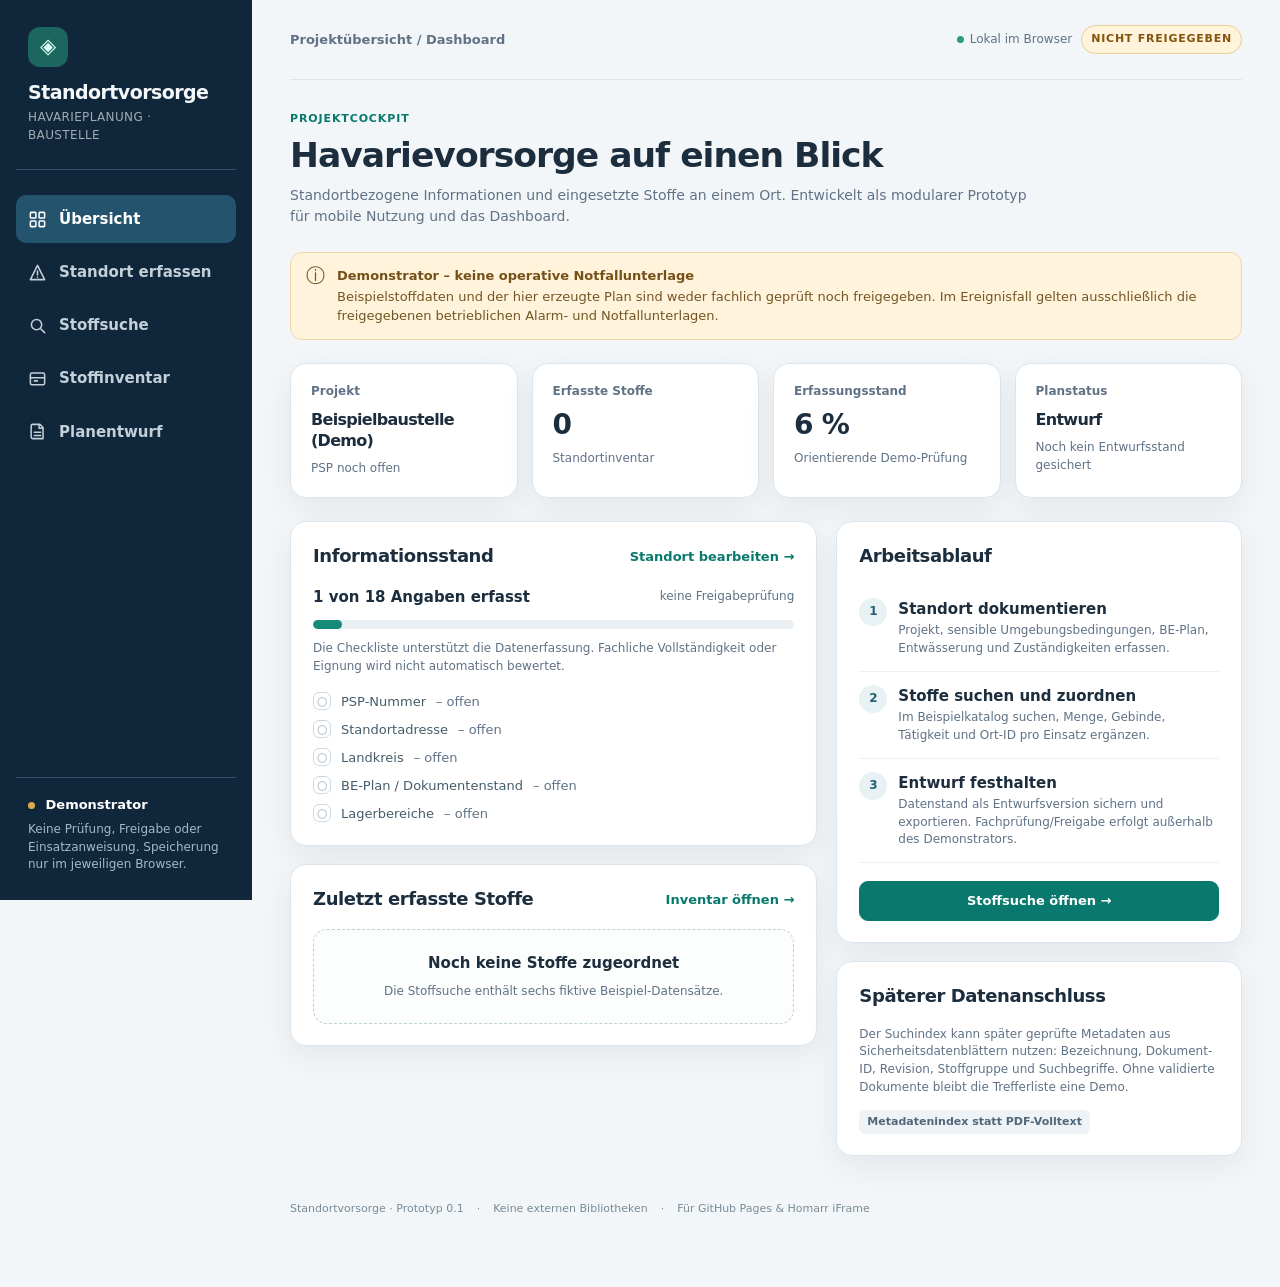
<file: index.html>
<!doctype html>
<html lang="de">
<head>
  <meta charset="utf-8">
  <meta name="viewport" content="width=device-width, initial-scale=1, viewport-fit=cover">
  <meta name="color-scheme" content="light">
  <meta name="theme-color" content="#10273b">
  <meta name="description" content="Demonstrator zur standortbezogenen Havarievorsorge auf Baustellen mit Stoffsuche und Standortdaten.">
  <title>Standortvorsorge – Havariekonzept</title>
  <style>
    :root{--navy:#10273b;--navy2:#173650;--ink:#1c2d3d;--muted:#607286;--teal:#08796c;--teallight:#e3f4ef;--amber:#955d10;--amberlight:#fff3db;--red:#b04b3e;--paper:#f3f6f8;--white:#fff;--stroke:#dce5ec;--shadow:0 10px 30px rgba(30,55,78,.075);--rad:16px;--sidebar:252px}
    *,*:before,*:after{box-sizing:border-box}
    html{scroll-behavior:smooth}
    body{margin:0;background:var(--paper);color:var(--ink);font:15px/1.48 system-ui,-apple-system,BlinkMacSystemFont,"Segoe UI",sans-serif}
    button,input,select,textarea{font:inherit}button{cursor:pointer}button:disabled{opacity:.5;cursor:not-allowed}
    button:focus-visible,input:focus-visible,select:focus-visible,textarea:focus-visible,a:focus-visible{outline:3px solid #29a8a4;outline-offset:2px}
    .app{min-height:100vh;display:grid;grid-template-columns:var(--sidebar) minmax(0,1fr)}
    aside{background:var(--navy);color:#f4f8fb;display:flex;flex-direction:column;padding:26px 16px;min-height:100vh;position:sticky;top:0;height:100vh}
    .brand{padding:1px 12px 24px;border-bottom:1px solid #365168}
    .brand-symbol{display:inline-grid;place-items:center;width:40px;height:40px;border-radius:12px;background:#1c665f;color:#d5fff2;margin-bottom:14px;font-size:21px}
    .brand-title{font-weight:790;letter-spacing:-.55px;font-size:19px;line-height:1.18}.brand-sub{font-size:12px;opacity:.63;margin-top:6px;letter-spacing:.03em}
    .nav{display:grid;gap:5px;margin-top:25px}.nav button{border:0;color:#c3d0da;background:transparent;padding:13px 12px;border-radius:10px;text-align:left;display:flex;align-items:center;gap:12px;font-weight:550}
    .nav button svg{width:19px;height:19px;stroke:currentColor;fill:none;stroke-width:1.9;stroke-linecap:round;stroke-linejoin:round;flex-shrink:0}
    .nav button:hover{background:#1c415c;color:white}.nav button[aria-current=page]{background:#24546d;color:white}
    .sidebar-foot{margin-top:auto;padding:17px 12px 0;border-top:1px solid #365168;font-size:12px;color:#a5b8c7}.sidebar-foot strong{display:block;font-size:13px;color:#fff;margin-bottom:7px}.sidebar-foot .dot{display:inline-block;width:7px;height:7px;background:#e2a94a;border-radius:100%;margin-right:6px}
    main{min-width:0;padding:0 38px 70px;max-width:1500px;width:100%;margin:auto}
    .topbar{min-height:80px;display:flex;align-items:center;justify-content:space-between;gap:14px;border-bottom:1px solid var(--stroke)}
    .breadcrumb{font-size:13px;color:var(--muted);font-weight:570}.top-meta{display:flex;gap:9px;align-items:center;flex-wrap:wrap}
    .tag{font-size:11px;border:1px solid #e6ce95;background:var(--amberlight);color:#83540d;font-weight:800;letter-spacing:.07em;padding:5px 9px;border-radius:100px;white-space:nowrap}
    .storage{color:var(--muted);font-size:12px;display:flex;align-items:center;gap:6px}.storage .indicator{width:7px;height:7px;border-radius:9px;background:#2b9a80}.storage.warning .indicator{background:#c45f3f}
    section.panel{display:none;padding-top:31px}section.panel.active{display:block;animation:enter .2s ease both}@keyframes enter{from{opacity:.65;transform:translateY(4px)}to{opacity:1;transform:translateY(0)}}
    h1{font-size:clamp(24px,2.7vw,35px);letter-spacing:-1px;margin:0 0 9px;line-height:1.19}h2{font-size:18px;letter-spacing:-.4px;margin:0}h3{font-size:15px;letter-spacing:-.2px;margin:0}
    .intro{color:var(--muted);max-width:760px;margin:0 0 25px;font-size:14px}
    .notice{display:flex;gap:12px;align-items:flex-start;border:1px solid #f0d6a4;border-radius:12px;padding:13px 15px;background:var(--amberlight);font-size:13px;color:#735523;margin:0 0 23px}.notice strong{display:block;color:#765019;margin-bottom:2px}.notice .mark{font-size:19px;line-height:1}
    .stats{display:grid;grid-template-columns:repeat(4,minmax(0,1fr));gap:14px;margin:18px 0 23px}
    .stat,.card{background:var(--white);border:1px solid var(--stroke);border-radius:var(--rad);box-shadow:var(--shadow)}
    .stat{padding:19px 20px}.stat .label{font-size:12px;color:var(--muted);font-weight:650}.stat .value{font-weight:790;font-size:28px;letter-spacing:-.7px;margin:4px 0}.stat .sub{color:var(--muted);font-size:12px}.value.small{font-size:16px;margin:10px 0 8px;line-height:1.3;overflow-wrap:anywhere;word-break:break-word}
    .cols{display:grid;grid-template-columns:1.3fr 1fr;gap:19px}.card{padding:21px 22px;margin-bottom:18px}.card-title{display:flex;align-items:center;justify-content:space-between;gap:12px;margin-bottom:16px}
    .muted{color:var(--muted)}.small{font-size:12px}.mini{font-size:11px}.strong{font-weight:700}
    .progress{height:9px;border-radius:20px;background:#e9eff3;overflow:hidden;margin:12px 0 8px}.progress-fill{height:100%;background:#168b79;width:0;transition:width .25s ease;border-radius:20px}
    .checklist{display:grid;gap:9px;margin-top:16px}.checkline{display:flex;align-items:flex-start;gap:10px;color:#455c6b;font-size:13px}.checkline .checkmark{width:18px;height:18px;border-radius:6px;border:1px solid #cbdbe3;display:inline-grid;place-items:center;color:#9aaab5;flex-shrink:0;font-size:12px}.checkline.done .checkmark{color:var(--teal);border-color:#a7d5c9;background:var(--teallight)}
    .workstep{display:grid;grid-template-columns:29px minmax(0,1fr);gap:10px;padding:13px 0;border-bottom:1px solid #edf1f4}.workstep:last-child{border:0}.stepnum{height:28px;width:28px;border-radius:50%;background:#e8f2f4;display:grid;place-items:center;font-size:12px;font-weight:800;color:#236173}.workstep p{margin:2px 0 0;color:var(--muted);font-size:12px}
    .btn{display:inline-flex;justify-content:center;align-items:center;gap:8px;min-height:40px;border-radius:9px;border:1px solid var(--stroke);padding:8px 14px;background:white;color:var(--ink);font-weight:680;font-size:13px;white-space:normal;text-align:center}
    .btn:hover{border-color:#a6bdc8;background:#f6fafb}.btn.primary{background:var(--teal);color:white;border-color:var(--teal)}.btn.primary:hover{background:#06675e}.btn.dark{background:var(--navy);color:white;border-color:var(--navy)}.btn.danger{color:var(--red);border-color:#efd2cb}
    .actions{display:flex;flex-wrap:wrap;align-items:center;gap:9px}.spaced{display:flex;align-items:center;justify-content:space-between;gap:12px;flex-wrap:wrap}.linkbtn{padding:4px 0;border:0;background:none;color:var(--teal);font-weight:700;font-size:13px}
    .section-label{font-size:11px;font-weight:800;letter-spacing:.08em;color:var(--teal);text-transform:uppercase;margin-bottom:8px}
    .formgrid{display:grid;grid-template-columns:repeat(2,minmax(0,1fr));gap:16px;margin:16px 0}.field{display:grid;gap:6px;min-width:0}.field.full{grid-column:1/-1}.field label{font-size:12px;font-weight:740;color:#394e61}.field .hint{color:var(--muted);font-size:11px}
    .field input,.field select,.field textarea,.search input{width:100%;min-width:0;border:1px solid #d4e0e8;background:white;border-radius:9px;color:var(--ink);padding:11px 12px;outline:none;min-height:44px}
    .field textarea{resize:vertical;min-height:83px}.field input:focus,.field select:focus,.field textarea:focus,.search input:focus{border-color:#2a998b;box-shadow:0 0 0 3px #bce9df66}
    .form-section{padding-bottom:2px}.form-section+.form-section{margin-top:5px}.form-section .card{margin-bottom:15px}
    .section-heading{margin-top:25px;margin-bottom:12px;display:flex;align-items:center;justify-content:space-between;gap:12px}.section-heading:first-child{margin-top:0}
    .search-row{display:flex;gap:12px;align-items:stretch;margin:20px 0 12px}.search{position:relative;flex:1}.search input{height:52px;padding:12px 15px 12px 43px;background:white}.search .glass{position:absolute;left:15px;top:50%;transform:translateY(-50%);color:#708998;font-size:22px}
    .chips{display:flex;gap:8px;overflow-x:auto;margin:12px 0 22px;padding-bottom:5px;scrollbar-width:thin}.chip{font-size:12px;border:1px solid var(--stroke);background:white;border-radius:40px;padding:7px 14px;white-space:nowrap;color:#526b7c;font-weight:650}.chip.active{background:var(--navy);color:white;border-color:var(--navy)}
    .results-head{margin:0 0 12px;display:flex;justify-content:space-between;align-items:center;gap:12px;color:var(--muted);font-size:12px}
    .results{display:grid;grid-template-columns:repeat(2,minmax(0,1fr));gap:15px}.result{border:1px solid var(--stroke);background:white;padding:19px;border-radius:14px;display:flex;flex-direction:column;gap:11px;min-width:0}
    .result-top{display:flex;align-items:flex-start;justify-content:space-between;gap:12px}.material-icon{height:38px;width:38px;flex-shrink:0;background:#e7f1f3;color:#295a66;display:grid;place-items:center;border-radius:11px;font-size:18px}
    .result h3{font-size:16px;line-height:1.3}.result .detail{font-size:12px;color:var(--muted)}.pill{display:inline-block;font-size:11px;border-radius:6px;background:#eef3f7;color:#526779;padding:4px 8px;font-weight:650}
    .result .body{display:flex;gap:6px;flex-wrap:wrap}.result-foot{display:flex;justify-content:space-between;align-items:center;gap:10px;border-top:1px solid #eff2f5;padding-top:12px;margin-top:auto}
    .empty{border:1px dashed #bdd0d9;border-radius:14px;background:#fcfefe;text-align:center;padding:38px 24px;color:var(--muted)}.empty .big{font-size:32px;margin-bottom:8px}.empty strong{display:block;color:var(--ink);margin-bottom:5px}
    .inventory{display:grid;gap:11px}.inventory-item{background:white;border:1px solid var(--stroke);border-radius:12px;padding:16px 18px;display:grid;grid-template-columns:1fr auto;gap:14px;align-items:center}
    .inventory-title{font-size:15px;font-weight:770;margin-bottom:7px}.inventory-meta{display:flex;flex-wrap:wrap;gap:6px}.kv{border:1px solid #e1e9ed;border-radius:7px;padding:4px 7px;background:#fafcfd;color:#526a7c;font-size:11px}.inventory-detail{color:var(--muted);font-size:12px;margin-top:8px}
    .paper{background:white;border:1px solid var(--stroke);border-radius:13px;padding:24px;box-shadow:var(--shadow);position:relative;overflow:hidden}.paper:after{content:'NICHT FREIGEGEBEN';position:absolute;right:-56px;top:42px;background:#fff4de;color:#a77720;transform:rotate(35deg);padding:6px 60px;font-size:10px;font-weight:850;letter-spacing:.12em;pointer-events:none}
    .paper-header{padding-bottom:20px;border-bottom:2px solid var(--navy);margin-bottom:19px}.paper-header h2{font-size:24px;margin:5px 0}.paper-grid{display:grid;grid-template-columns:repeat(2,minmax(0,1fr));column-gap:30px;row-gap:10px}.paper-label{font-size:10px;letter-spacing:.03em;color:#6e8593;margin-bottom:3px}.paper-value{font-size:13px;font-weight:620;overflow-wrap:anywhere}.paper-block{border-top:1px solid var(--stroke);margin-top:18px;padding-top:16px}.paper-block h3{margin-bottom:10px}.paper-table{width:100%;border-collapse:collapse;font-size:12px}.paper-table th{text-align:left;color:var(--muted);font-size:11px;border-bottom:1px solid var(--stroke);padding:8px 6px}.paper-table td{padding:9px 6px;border-bottom:1px solid #edf2f5;vertical-align:top;overflow-wrap:anywhere}
    .snapshot-list{display:grid;gap:8px}.snapshot{background:#f6f9fb;border:1px solid #e4eaf0;border-radius:10px;padding:10px 12px;display:flex;align-items:center;justify-content:space-between;gap:12px}.snapshot strong{font-size:12px}.snapshot span{font-size:11px;color:var(--muted)}
    .footer{color:#788b97;font-size:11px;margin-top:27px;display:flex;gap:13px;flex-wrap:wrap}.footer span+span:before{content:'·';margin-right:13px}
    dialog{border:none;border-radius:17px;padding:0;width:min(560px,calc(100vw - 28px));max-height:min(93vh,850px);box-shadow:0 26px 90px #04152266;color:var(--ink)}dialog::backdrop{background:#0b253caa;backdrop-filter:blur(2px)}.dialog-inner{padding:24px}.dialog-header{display:flex;justify-content:space-between;gap:14px;align-items:flex-start}.dialog-header h2{margin:3px 0 6px;font-size:21px}.dialog-header .btn{min-height:34px;padding:5px 10px}.dialog-inner .formgrid{margin-top:20px}.dialog-actions{position:sticky;bottom:-24px;background:white;padding:15px 0 5px;display:flex;gap:10px;justify-content:flex-end;border-top:1px solid var(--stroke);margin-top:20px}
    .toast{position:fixed;z-index:25;left:50%;bottom:27px;transform:translateX(-50%) translateY(15px);opacity:0;pointer-events:none;transition:.2s;background:var(--navy);color:white;border-radius:10px;padding:11px 17px;box-shadow:0 15px 40px #18334955;font-size:13px;max-width:90vw;text-align:center}.toast.visible{transform:translateX(-50%) translateY(0);opacity:1}
    .mobile-head{display:none}.mobile-nav{display:none}.status-inline{font-size:12px;color:#758999}
    @media(max-width:1050px){main{padding:0 22px 60px}.stats{grid-template-columns:repeat(2,minmax(0,1fr))}.cols{grid-template-columns:1fr}.results{grid-template-columns:1fr 1fr}}
    @media(max-width:760px){.app{display:block}aside{display:none}main{padding:0 16px 90px}#plan .cols{grid-template-columns:1fr!important}.mobile-head{display:flex;background:var(--navy);color:#fff;min-height:65px;padding:13px 16px;align-items:center;justify-content:space-between;gap:10px}.mobile-head .brand-title{font-size:16px}.mobile-head .brand-sub{font-size:10px;margin:2px 0 0}.mobile-nav{display:grid;grid-template-columns:repeat(5,1fr);position:fixed;z-index:15;bottom:0;left:0;right:0;background:white;border-top:1px solid var(--stroke);padding:5px 5px max(7px,env(safe-area-inset-bottom));box-shadow:0 -3px 18px #19364b1a}.mobile-nav button{border:0;background:none;color:#667c8d;display:grid;justify-items:center;align-items:center;gap:3px;padding:7px 2px 6px;min-width:0;font-size:10px;font-weight:650}.mobile-nav button .n-ico{font-size:19px;line-height:1.2}.mobile-nav button[aria-current=page]{color:var(--teal)}.topbar{min-height:45px}.top-meta .storage{display:none}.breadcrumb{font-size:11px}section.panel{padding-top:22px}.card{padding:17px}.results{grid-template-columns:1fr}.stats{gap:9px}.stat{padding:14px}.stat .value{font-size:24px}.stat .label{font-size:11px}.search-row{margin-top:14px}.paper{padding:16px}.paper-header h2{font-size:19px}.paper-grid{gap:12px}.paper:after{right:-70px;top:36px}.footer{padding-bottom:8px}.toast{bottom:79px}}
    @media(max-width:430px){.formgrid{grid-template-columns:1fr;gap:12px}.field.full{grid-column:auto}.paper-grid{grid-template-columns:1fr 1fr}.result-foot{flex-wrap:wrap}.inventory-item{grid-template-columns:1fr}.inventory-item .actions{justify-content:flex-start}.card-title{align-items:flex-start}.paper-table{font-size:10px}.paper-table th{font-size:9px}.paper-table td,.paper-table th{padding:7px 3px}h1{font-size:26px}.dialog-inner{padding:18px}dialog{max-height:90dvh}}
    @media print{body{background:white!important}.app{display:block}aside,.mobile-head,.mobile-nav,.topbar,.no-print,.footer,.notice,section.panel:not(#plan),#plan>h1,#plan>.intro,#plan>.actions,#plan>.cols>.card{display:none!important}main{padding:0;max-width:none}section.panel{display:none!important}section.panel#plan{display:block!important;padding:0!important}.paper{border:0;box-shadow:none;padding:0}.paper:after{content:'ENTWURF – NICHT FREIGEGEBEN';font-size:13px}.cols{display:block!important}.paper-block{break-inside:avoid}*{print-color-adjust:exact;-webkit-print-color-adjust:exact}}
  </style>
</head>
<body>
<div class="mobile-head"><div><div class="brand-title">◈ Standortvorsorge</div><div class="brand-sub">Havarieplanung auf Baustellen</div></div><span class="tag">DEMO</span></div>
<div class="app">
  <aside aria-label="Hauptnavigation">
    <div class="brand"><div class="brand-symbol" aria-hidden="true">◈</div><div class="brand-title">Standortvorsorge</div><div class="brand-sub">HAVARIEPLANUNG · BAUSTELLE</div></div>
    <nav class="nav" aria-label="Bereiche">
      <button data-page="overview" aria-current="page"><svg viewBox="0 0 24 24"><rect x="3" y="3" width="7" height="7" rx="1"/><rect x="14" y="3" width="7" height="7" rx="1"/><rect x="3" y="14" width="7" height="7" rx="1"/><rect x="14" y="14" width="7" height="7" rx="1"/></svg>Übersicht</button>
      <button data-page="site"><svg viewBox="0 0 24 24"><path d="m3 21 9-18 9 18H3Z"/><path d="M12 10v5m0 3h.01"/></svg>Standort erfassen</button>
      <button data-page="search"><svg viewBox="0 0 24 24"><circle cx="10.8" cy="10.8" r="6.5"/><path d="m16 16 5 5"/></svg>Stoffsuche</button>
      <button data-page="inventory"><svg viewBox="0 0 24 24"><rect x="3" y="5" width="18" height="15" rx="2"/><path d="M3 11h18m-13 4h4"/></svg>Stoffinventar <span id="navCount" style="margin-left:auto;opacity:.7"></span></button>
      <button data-page="plan"><svg viewBox="0 0 24 24"><path d="M6 3h9l4 4v14H6a2 2 0 0 1-2-2V5a2 2 0 0 1 2-2Zm8 0v5h5M8 13h8M8 17h8"/></svg>Planentwurf</button>
    </nav>
    <div class="sidebar-foot"><strong><span class="dot"></span> Demonstrator</strong>Keine Prüfung, Freigabe oder Einsatzanweisung. Speicherung nur im jeweiligen Browser.</div>
  </aside>
  <main>
    <div class="topbar"><span id="breadcrumb" class="breadcrumb">Projektübersicht / Dashboard</span><div class="top-meta"><span id="storeStatus" class="storage"><span class="indicator"></span><span>Browser-Speicher</span></span><span class="tag">NICHT FREIGEGEBEN</span></div></div>
    <section class="panel active" id="overview" aria-labelledby="overviewTitle">
      <div class="section-label">Projektcockpit</div><h1 id="overviewTitle">Havarievorsorge auf einen Blick</h1><p class="intro">Standortbezogene Informationen und eingesetzte Stoffe an einem Ort. Entwickelt als modularer Prototyp für mobile Nutzung und das Dashboard.</p>
      <div class="notice"><span class="mark" aria-hidden="true">ⓘ</span><div><strong>Demonstrator – keine operative Notfallunterlage</strong>Beispielstoffdaten und der hier erzeugte Plan sind weder fachlich geprüft noch freigegeben. Im Ereignisfall gelten ausschließlich die freigegebenen betrieblichen Alarm- und Notfallunterlagen.</div></div>
      <div class="stats">
        <div class="stat"><div class="label">Projekt</div><div class="value small" id="kpiProject">–</div><div class="sub" id="kpiPSP">PSP noch offen</div></div>
        <div class="stat"><div class="label">Erfasste Stoffe</div><div class="value" id="kpiCount">0</div><div class="sub">Standortinventar</div></div>
        <div class="stat"><div class="label">Erfassungsstand</div><div class="value" id="kpiCoverage">0 %</div><div class="sub">Orientierende Demo-Prüfung</div></div>
        <div class="stat"><div class="label">Planstatus</div><div class="value small">Entwurf</div><div class="sub" id="kpiSnapshot">Nicht freigegeben</div></div>
      </div>
      <div class="cols">
        <div><div class="card"><div class="card-title"><h2>Informationsstand</h2><button class="linkbtn" data-go="site">Standort bearbeiten →</button></div><div class="spaced"><strong id="completeText">0 von 18 Angaben erfasst</strong><span class="muted small">keine Freigabeprüfung</span></div><div class="progress" role="progressbar" aria-label="Erfassungsfortschritt" aria-valuemin="0" aria-valuemax="100" id="progressBar"><div class="progress-fill" id="progressFill"></div></div><p class="small muted" style="margin:11px 0">Die Checkliste unterstützt die Datenerfassung. Fachliche Vollständigkeit oder Eignung wird nicht automatisch bewertet.</p><div class="checklist" id="checklistOverview"></div></div>
        <div class="card"><div class="card-title"><h2>Zuletzt erfasste Stoffe</h2><button class="linkbtn" data-go="inventory">Inventar öffnen →</button></div><div id="recentMaterials" class="checklist"></div></div></div>
        <div><div class="card"><div class="card-title"><h2>Arbeitsablauf</h2></div>
          <div class="workstep"><span class="stepnum">1</span><div><strong>Standort dokumentieren</strong><p>Projekt, sensible Umgebungsbedingungen, BE-Plan, Entwässerung und Zuständigkeiten erfassen.</p></div></div>
          <div class="workstep"><span class="stepnum">2</span><div><strong>Stoffe suchen und zuordnen</strong><p>Im Beispielkatalog suchen, Menge, Gebinde, Tätigkeit und Ort-ID pro Einsatz ergänzen.</p></div></div>
          <div class="workstep"><span class="stepnum">3</span><div><strong>Entwurf festhalten</strong><p>Datenstand als Entwurfsversion sichern und exportieren. Fachprüfung/Freigabe erfolgt außerhalb des Demonstrators.</p></div></div>
          <button class="btn primary" style="width:100%;margin-top:18px" data-go="search">Stoffsuche öffnen →</button>
        </div><div class="card"><div class="card-title"><h2>Späterer Datenanschluss</h2></div><p class="small muted">Der Suchindex kann später geprüfte Metadaten aus Sicherheitsdatenblättern nutzen: Bezeichnung, Dokument-ID, Revision, Stoffgruppe und Suchbegriffe. Ohne validierte Dokumente bleibt die Trefferliste eine Demo.</p><span class="pill">Metadatenindex statt PDF-Volltext</span></div></div>
      </div>
    </section>
    <section class="panel" id="site" aria-labelledby="siteTitle">
      <div class="section-label">01 / Standortdaten</div><h1 id="siteTitle">Baustellenstandort erfassen</h1><p class="intro">Die Angaben werden für den Entwurf verwendet. Bitte zunächst nur fiktive oder zur Erprobung freigegebene Informationen eingeben.</p>
      <div class="form-section">
        <div class="card"><div class="card-title"><h2>Projekt & Zuordnung</h2><span class="pill">Basisdaten</span></div><div class="formgrid">
          <div class="field"><label for="pr-name">Projektbezeichnung</label><input id="pr-name" data-project-field="name" placeholder="z. B. Musterbaustelle Nord" autocomplete="off"></div>
          <div class="field"><label for="pr-psp">PSP-Nummer / Projekt-ID</label><input id="pr-psp" data-project-field="psp" placeholder="Projektkennung" autocomplete="off"></div>
          <div class="field full"><label for="pr-address">Adresse / Standortbeschreibung</label><input id="pr-address" data-project-field="address" placeholder="Straße, PLZ, Ort" autocomplete="off"></div>
          <div class="field"><label for="pr-county">Landkreis / kreisfreie Stadt</label><input id="pr-county" data-project-field="county" placeholder="Landkreis"></div>
          <div class="field"><label for="pr-siteplan">BE-Plan – Referenz & Stand</label><input id="pr-siteplan" data-project-field="sitePlan" placeholder="Dokument-ID / Version"></div>
        </div></div>
        <div class="card"><div class="card-title"><h2>Standort & Umweltbedingungen</h2><span class="pill">Prüfbedarf sichtbar</span></div><div class="formgrid">
          <div class="field"><label for="pr-water">Wasserschutzgebiet</label><select id="pr-water" data-project-field="waterProtection"><option value="ungeprüft">Noch nicht geprüft</option><option value="ja">Ja (nachgewiesen)</option><option value="nein">Nein (nachgewiesen)</option></select></div>
          <div class="field"><label for="pr-flood">Überschwemmungsgebiet</label><select id="pr-flood" data-project-field="floodZone"><option value="ungeprüft">Noch nicht geprüft</option><option value="ja">Ja (nachgewiesen)</option><option value="nein">Nein (nachgewiesen)</option></select></div>
          <div class="field"><label for="pr-groundwater">Grundwasserhaltung</label><select id="pr-groundwater" data-project-field="groundwater"><option value="ungeprüft">Noch nicht geprüft</option><option value="ja">Ja</option><option value="nein">Nein</option></select></div>
          <div class="field"><label for="pr-permit">Erlaubnis / Aktenzeichen (falls relevant)</label><input id="pr-permit" data-project-field="permit" placeholder="Nachweis / Referenz"></div>
          <div class="field"><label for="pr-contam">Altlasten / Verdachtsflächen</label><select id="pr-contam" data-project-field="contamination"><option value="ungeprüft">Noch nicht geprüft</option><option value="ja">Ja (nachgewiesen)</option><option value="nein">Nein (nachgewiesen)</option></select></div>
          <div class="field"><label for="pr-report">Gutachten / Quellenreferenz</label><input id="pr-report" data-project-field="report" placeholder="Dokument-ID / Stand"></div>
        </div></div>
        <div class="card"><div class="card-title"><h2>BE-Plan & technische Organisation</h2><span class="pill">Ort-IDs nutzen</span></div><p class="small muted">Ort-IDs sollen eine eindeutige Verbindung mit dem Baustelleneinrichtungsplan ermöglichen, z. B. L-01 oder T-02. Keine automatische Eignungsbewertung.</p><div class="formgrid">
          <div class="field"><label for="pr-storage">Lagerbereiche</label><input id="pr-storage" data-project-field="storageAreas" placeholder="z. B. L-01, L-02"></div>
          <div class="field"><label for="pr-usage">Einsatzbereiche</label><input id="pr-usage" data-project-field="usageAreas" placeholder="z. B. W-01, W-02"></div>
          <div class="field"><label for="pr-fueling">Betankungsbereiche</label><input id="pr-fueling" data-project-field="fuelingAreas" placeholder="z. B. T-01"></div>
          <div class="field"><label for="pr-transfer">Umfüllbereiche</label><input id="pr-transfer" data-project-field="transferAreas" placeholder="z. B. U-01"></div>
          <div class="field"><label for="pr-drain">Entwässerungspunkte</label><input id="pr-drain" data-project-field="drainage" placeholder="z. B. E-01 / BE-Plan"></div>
          <div class="field"><label for="pr-drain-target">Ableitungsziel</label><input id="pr-drain-target" data-project-field="drainageTarget" placeholder="Nachweis / Beschreibung"></div>
          <div class="field"><label for="pr-retention">Rückhaltung – Referenz</label><input id="pr-retention" data-project-field="retention" placeholder="Standortbezogene Beschreibung"></div>
          <div class="field"><label for="pr-kit">Notfallausrüstung – Referenz</label><input id="pr-kit" data-project-field="equipment" placeholder="Ort-ID / Dokument"></div>
        </div></div>
        <div class="card"><div class="card-title"><h2>Organisation & Dokumentenstand</h2><span class="pill">Kein Freigabeworkflow</span></div><div class="formgrid">
          <div class="field"><label for="pr-owner">Verantwortliche Funktion</label><input id="pr-owner" data-project-field="owner" placeholder="Funktion / Rolle, keine privaten Daten nötig"></div>
          <div class="field"><label for="pr-deputy">Vertretung</label><input id="pr-deputy" data-project-field="deputy" placeholder="Funktion / Rolle"></div>
          <div class="field"><label for="pr-planstate">Planstand / Revision</label><input id="pr-planstate" data-project-field="planState" placeholder="z. B. Entwurf 0.1"></div>
          <div class="field"><label for="pr-approval">Externe Freigabereferenz</label><input id="pr-approval" data-project-field="approvalRef" placeholder="Nur dokumentarisch, keine Freigabe hier"></div>
          <div class="field full"><label for="pr-notes">Standortbezogene Hinweise</label><textarea id="pr-notes" data-project-field="notes" placeholder="Zusätzliche Quellen, Prüfpunkte, offene Fragen …"></textarea></div>
        </div><div class="actions"><button class="btn primary" data-go="search">Weiter zur Stoffsuche →</button><span class="status-inline" id="siteSaveStatus">Eingaben werden lokal gespeichert</span></div></div>
      </div>
    </section>
    <section class="panel" id="search" aria-labelledby="searchTitle">
      <div class="section-label">02 / Stoffdatenbank</div><h1 id="searchTitle">Eingesetzte Stoffe suchen</h1><p class="intro">Suche nach Stoffname, Stoffgruppe, Synonym, Dokument-ID oder Stichwort. Die Treffer stammen zunächst ausschließlich aus nicht validierten Beispieldatensätzen.</p>
      <div class="notice"><span class="mark" aria-hidden="true">ⓘ</span><div><strong>Suchindex mit Demo-Daten</strong>Es erfolgt keine automatische Gefährdungs-, Mengen- oder Maßnahmenbewertung. Eigenschaften sind vor einer betrieblichen Nutzung anhand aktueller freigegebener Unterlagen zu prüfen.</div></div>
      <div class="search-row"><div class="search"><span class="glass" aria-hidden="true">⌕</span><input type="search" id="materialSearch" aria-label="Stoffe durchsuchen" placeholder="z. B. Diesel, Öl, Trennmittel, SDS …" autocomplete="off"></div></div>
      <div class="chips" id="categoryChips" aria-label="Stoffgruppe filtern"></div><div class="results-head"><span id="resultsCount">Beispieldatensätze</span><span id="catalogSource">Lokaler Beispielkatalog</span></div>
      <div class="results" id="searchResults" aria-live="polite"></div>
    </section>
    <section class="panel" id="inventory" aria-labelledby="inventoryTitle">
      <div class="section-label">03 / Stoffeinsatz</div><h1 id="inventoryTitle">Stoffinventar am Standort</h1><p class="intro">Erfasste Stoffeinsätze mit Mengen, Tätigkeiten und Ort-IDs. Für einen Stoff können mehrere getrennte Einsatz- oder Lagerorte angelegt werden.</p>
      <div class="spaced" style="margin-bottom:18px"><span id="inventorySummary" class="muted small">Keine Stoffe erfasst</span><button class="btn primary" data-go="search">+ Stoff hinzufügen</button></div>
      <div class="inventory" id="inventoryList"></div>
      <div class="card" style="margin-top:20px"><h3>Fachliche Prüfung der Daten</h3><p class="small muted" style="margin-bottom:0">Stoffidentität, aktuelles Sicherheitsdatenblatt, WGK, Mengen, Ort und geeignete Maßnahmen müssen vor einer tatsächlichen Nutzung durch zuständige Fachpersonen geprüft und freigegeben werden. Die Erfassung ersetzt kein Gefahrstoffverzeichnis.</p></div>
    </section>
    <section class="panel" id="plan" aria-labelledby="planTitle">
      <div class="section-label">04 / Dokumentenentwurf</div><h1 id="planTitle">Standortbezogener Planentwurf</h1><p class="intro">Zusammengeführte Ansicht aus Standortdaten und Stoffinventar. Gesicherte Entwürfe sind einfache lokale Snapshots, nicht unveränderbare oder revisionssichere Freigaben.</p>
      <div class="actions no-print" style="margin-bottom:20px"><button id="saveSnapshot" class="btn primary">Entwurfsversion festhalten</button><button id="exportJSON" class="btn">JSON sichern ↓</button><button id="printPlan" class="btn">Drucken / PDF</button><label class="btn" for="importFile" style="cursor:pointer">JSON laden ↑</label><input id="importFile" type="file" accept="application/json,.json" hidden><button id="resetDemo" class="btn danger">Demo zurücksetzen</button></div>
      <div class="cols" style="grid-template-columns:minmax(0,1.6fr) minmax(245px,.75fr)"><div><article class="paper" id="planPaper" aria-label="Planentwurf"></article></div><div class="card no-print"><div class="card-title"><h2>Entwurfsstände</h2><button id="showLive" class="linkbtn" hidden>Aktuellen Stand</button></div><p class="small muted" id="snapshotViewing">Aktuelle, nicht freigegebene Arbeitsfassung.</p><div class="snapshot-list" id="snapshotList"></div><hr style="border:0;border-top:1px solid var(--stroke);margin:21px 0"><h3>Wichtig</h3><p class="small muted">Die JSON-Sicherung ist kein Dokumentenmanagementsystem. Für reale Baustellen sind Zugriffsrechte, belastbare Datenquellen, fachliche Freigaben und Versionsführung erforderlich.</p></div></div>
    </section>
    <div class="footer"><span>Standortvorsorge · Prototyp 0.1</span><span>Keine externen Bibliotheken</span><span>Für GitHub Pages & Homarr iFrame</span></div>
  </main>
</div>
<nav class="mobile-nav" aria-label="Mobile Navigation">
  <button data-page="overview" aria-current="page"><span class="n-ico">▦</span>Übersicht</button><button data-page="site"><span class="n-ico">⌖</span>Standort</button><button data-page="search"><span class="n-ico">⌕</span>Suche</button><button data-page="inventory"><span class="n-ico">▤</span>Stoffe</button><button data-page="plan"><span class="n-ico">▧</span>Entwurf</button>
</nav>
<dialog id="materialDialog" aria-labelledby="dialogTitle">
  <form id="materialForm" class="dialog-inner" novalidate>
    <div class="dialog-header"><div><div class="section-label" id="dialogKicker">Stoff übernehmen</div><h2 id="dialogTitle">Stoffeinsatz erfassen</h2><p class="small muted" style="margin:0" id="dialogSource">Beispielkatalog</p></div><button class="btn" type="button" id="closeDialog" aria-label="Dialog schließen">✕</button></div>
    <div class="formgrid"><div class="field"><label for="m-quantity">Menge *</label><input id="m-quantity" name="quantity" type="number" min="0.001" step="any" inputmode="decimal" required placeholder="z. B. 20"></div><div class="field"><label for="m-unit">Einheit *</label><select id="m-unit" name="unit"><option value="L">Liter (L)</option><option value="kg">Kilogramm (kg)</option><option value="Stk">Stück (Stk)</option></select></div>
      <div class="field"><label for="m-container">Gebinde / Behältnis</label><input id="m-container" name="container" placeholder="z. B. Kanister"></div><div class="field"><label for="m-area">Arbeitsbereich / Tätigkeit *</label><input id="m-area" name="area" required placeholder="z. B. Werkstatt"></div>
      <div class="field"><label for="m-location">Ort-ID im BE-Plan *</label><input id="m-location" name="locationId" required placeholder="z. B. L-01"></div><div class="field"><label for="m-purpose">Verwendungszweck</label><input id="m-purpose" name="purpose" placeholder="z. B. Wartung"></div>
      <div class="field full"><label for="m-protection">Rückhaltung / Barriere – Dokumentenreferenz</label><input id="m-protection" name="protectionRef" placeholder="z. B. Referenz auf geprüften Plan"></div>
      <div class="field full"><label for="m-note">Offene Punkte / Notizen</label><textarea id="m-note" name="note" placeholder="Hier keine ungeprüften Einsatzanweisungen hinterlegen."></textarea></div></div>
    <p class="mini muted">* Erforderlich für die Demo-Zuordnung. Kein Nachweis fachlicher Eignung.</p><div class="dialog-actions"><button class="btn" type="button" id="cancelDialog">Abbrechen</button><button class="btn primary" type="submit">Stoffeinsatz speichern</button></div>
  </form>
</dialog>
<div role="status" class="toast" id="toast" aria-live="polite"></div>
<script>
(()=>{
'use strict';
const STORAGE_KEY='standortvorsorge.demo.v1';
const blankProject=()=>({name:'Beispielbaustelle (Demo)',psp:'',address:'',county:'',sitePlan:'',waterProtection:'ungeprüft',floodZone:'ungeprüft',groundwater:'ungeprüft',permit:'',contamination:'ungeprüft',report:'',storageAreas:'',usageAreas:'',fuelingAreas:'',transferAreas:'',drainage:'',drainageTarget:'',retention:'',equipment:'',owner:'',deputy:'',planState:'',approvalRef:'',notes:''});
const exampleCatalog=[
{id:'DEMO-001',name:'Dieselkraftstoff',group:'Kraftstoffe',keywords:['Diesel','Tank','Baumaschine','Kraftstoff'],document:{id:'SDB-DEMO-001',version:'Beispiel / ungeprüft',date:'–'},wgk:'nicht geprüft',reviewed:false},
{id:'DEMO-002',name:'Hydrauliköl HLP 46',group:'Öle & Schmierstoffe',keywords:['Öl','Hydraulik','Schmieröl','Wartung'],document:{id:'SDB-DEMO-002',version:'Beispiel / ungeprüft',date:'–'},wgk:'nicht geprüft',reviewed:false},
{id:'DEMO-003',name:'Betontrennmittel',group:'Bauchemie',keywords:['Schalung','Trennmittel','Beton','Bauhilfsstoff'],document:{id:'SDB-DEMO-003',version:'Beispiel / ungeprüft',date:'–'},wgk:'nicht geprüft',reviewed:false},
{id:'DEMO-004',name:'Wasserbasierter Baustellenreiniger',group:'Reinigung',keywords:['Reiniger','Reinigung','Waschen'],document:{id:'SDB-DEMO-004',version:'Beispiel / ungeprüft',date:'–'},wgk:'nicht geprüft',reviewed:false},
{id:'DEMO-005',name:'Epoxidharz – Komponente A',group:'Bauchemie',keywords:['Beschichtung','Epoxid','Harz','Boden'],document:{id:'SDB-DEMO-005',version:'Beispiel / ungeprüft',date:'–'},wgk:'nicht geprüft',reviewed:false},
{id:'DEMO-006',name:'Motoröl 10W-40',group:'Öle & Schmierstoffe',keywords:['Motoröl','Schmierstoff','Maschine','Wartung'],document:{id:'SDB-DEMO-006',version:'Beispiel / ungeprüft',date:'–'},wgk:'nicht geprüft',reviewed:false}
];
let catalog=exampleCatalog;
let state={schema:1,project:blankProject(),materials:[],snapshots:[]};
let selectedGroup='Alle';let activePage='overview';let activeMaterialId=null;let editingId=null;let selectedSnapshot=null;let storageOK=true;let toastTimer=null;
const $=id=>document.getElementById(id);
const esc=s=>String(s??'').replace(/[&<>"']/g,c=>({'&':'&amp;','<':'&lt;','>':'&gt;','"':'&quot;',"'":'&#39;'}[c]));
const visible=s=>String(s??'').trim()!=='';
const safeValue=s=>visible(s)?esc(s):'<span class="muted">Nicht erfasst</span>';
const normalize=s=>String(s??'').toLocaleLowerCase('de').normalize('NFD').replace(/[\u0300-\u036f]/g,'');
const safeCatalogItem=x=>x&&typeof x.id==='string'&&typeof x.name==='string'&&typeof x.group==='string'&&x.document&&typeof x.document.id==='string';
const dateText=d=>new Date(d).toLocaleString('de-DE',{dateStyle:'short',timeStyle:'short'});
const clone=o=>JSON.parse(JSON.stringify(o));
const uuid=()=>typeof crypto!=='undefined'&&crypto.randomUUID?crypto.randomUUID():`m-${Date.now()}-${Math.random().toString(36).slice(2)}`;
const fields=[
['Projektbezeichnung',s=>visible(s.project.name)],['PSP-Nummer',s=>visible(s.project.psp)],['Standortadresse',s=>visible(s.project.address)],['Landkreis',s=>visible(s.project.county)],['BE-Plan / Dokumentenstand',s=>visible(s.project.sitePlan)],
['Lagerbereiche',s=>visible(s.project.storageAreas)],['Einsatzbereiche',s=>visible(s.project.usageAreas)],['Betankungsbereiche',s=>visible(s.project.fuelingAreas)],['Umfüllbereiche',s=>visible(s.project.transferAreas)],
['Entwässerungspunkte',s=>visible(s.project.drainage)],['Ableitungsziel',s=>visible(s.project.drainageTarget)],['Rückhaltung',s=>visible(s.project.retention)],['Notfallausrüstung',s=>visible(s.project.equipment)],
['Verantwortliche Funktion',s=>visible(s.project.owner)],['Vertretung',s=>visible(s.project.deputy)],['Planstand',s=>visible(s.project.planState)],
['Stoffe mit Mengen',s=>s.materials.length>0&&s.materials.every(m=>Number(m.quantity)>0)],['Arbeitsbereiche und Ort-IDs',s=>s.materials.length>0&&s.materials.every(m=>visible(m.area)&&visible(m.locationId))]
];
function loadState(){try{const stored=localStorage.getItem(STORAGE_KEY);if(stored){const d=JSON.parse(stored);if(d&&d.schema===1&&d.project&&Array.isArray(d.materials)){state={schema:1,project:{...blankProject(),...d.project},materials:d.materials.slice(0,500),snapshots:Array.isArray(d.snapshots)?d.snapshots.slice(0,50):[]};}}}catch(e){storageOK=false}updateStorageStatus()}
function saveState(){try{localStorage.setItem(STORAGE_KEY,JSON.stringify(state));storageOK=true}catch(e){storageOK=false}updateStorageStatus()}
function updateStorageStatus(){const el=$('storeStatus');el.classList.toggle('warning',!storageOK);el.querySelector('span:last-child').textContent=storageOK?'Lokal im Browser':'Nur in dieser Sitzung'}
function toast(message){const el=$('toast');el.textContent=message;el.classList.add('visible');if(toastTimer)clearTimeout(toastTimer);toastTimer=setTimeout(()=>el.classList.remove('visible'),3300)}
function go(page){if(!$(page)||!['overview','site','search','inventory','plan'].includes(page))return;activePage=page;document.querySelectorAll('section.panel').forEach(el=>el.classList.toggle('active',el.id===page));document.querySelectorAll('[data-page]').forEach(el=>{if(el.dataset.page===page)el.setAttribute('aria-current','page');else el.removeAttribute('aria-current')});$('breadcrumb').textContent=({overview:'Projektübersicht / Dashboard',site:'Datenerfassung / Standort',search:'Stoffdaten / Suche',inventory:'Stoffe / Standortinventar',plan:'Dokumentation / Entwurf'})[page];if(page==='overview')renderOverview();if(page==='search')renderSearch();if(page==='inventory')renderInventory();if(page==='plan')renderPlan();window.scrollTo({top:0,behavior:'instant'});}
function fillForm(){document.querySelectorAll('[data-project-field]').forEach(el=>{const val=state.project[el.dataset.projectField];el.value=val??''})}
function stats(){const done=fields.filter(([,fn])=>{try{return fn(state)}catch{return false}}).length;return{done,total:fields.length,percent:Math.round(done/fields.length*100)}}
function renderOverview(){let n=stats();$('kpiProject').textContent=state.project.name||'Ohne Namen';$('kpiPSP').textContent=state.project.psp?`PSP ${state.project.psp}`:'PSP noch offen';$('kpiCount').textContent=state.materials.length;$('navCount').textContent=state.materials.length||'';$('kpiCoverage').textContent=n.percent+' %';$('kpiSnapshot').textContent=state.snapshots.length?`${state.snapshots.length} Entwurfsversion(en) lokal`:'Noch kein Entwurfsstand gesichert';$('completeText').textContent=`${n.done} von ${n.total} Angaben erfasst`;$('progressBar').setAttribute('aria-valuenow',String(n.percent));$('progressFill').style.width=n.percent+'%';
const missing=fields.filter(([,fn])=>!fn(state)).slice(0,5);$('checklistOverview').innerHTML=missing.length?missing.map(([label])=>`<div class="checkline"><span class="checkmark">○</span>${esc(label)} <span class="muted">– offen</span></div>`).join(''):'<div class="checkline done"><span class="checkmark">✓</span>Orientierende Demo-Felder ausgefüllt – fachliche Prüfung weiterhin erforderlich.</div>';
$('recentMaterials').innerHTML=state.materials.length?state.materials.slice(-4).reverse().map(m=>`<div class="checkline done"><span class="checkmark">✓</span><span><strong>${esc(m.name)}</strong> · ${esc(m.quantity)} ${esc(m.unit)}<br><span class="muted small">${esc(m.locationId||'Keine Ort-ID')}</span></span></div>`).join(''):'<div class="empty" style="padding:22px"><strong>Noch keine Stoffe zugeordnet</strong><span class="small">Die Stoffsuche enthält sechs fiktive Beispiel-Datensätze.</span></div>';
}
async function loadCatalog(){try{const response=await fetch('./daten/stoffe.json',{cache:'no-store'});if(!response.ok)throw Error('not found');const parsed=await response.json();if(!Array.isArray(parsed)||!parsed.length||!parsed.every(safeCatalogItem))throw Error('invalid');catalog=parsed;$('catalogSource').textContent='Beispielindex: daten/stoffe.json';}catch{catalog=exampleCatalog;$('catalogSource').textContent='Beispielindex: im HTML eingebettet';}renderSearch()}
function renderChips(){const groups=['Alle',...new Set(catalog.map(x=>x.group))];$('categoryChips').innerHTML=groups.map(g=>`<button class="chip ${selectedGroup===g?'active':''}" data-group="${esc(g)}" aria-pressed="${selectedGroup===g}">${esc(g)}</button>`).join('')}
function renderSearch(){renderChips();const q=normalize($('materialSearch').value.trim());const matches=catalog.filter(x=>(selectedGroup==='Alle'||x.group===selectedGroup)&&normalize([x.name,x.id,x.group,x.document?.id,x.document?.version,...(x.keywords||[])].join(' ')).includes(q));$('resultsCount').textContent=`${matches.length} ${matches.length===1?'Treffer':'Treffer'} · ${catalog.length} Beispiel-Datensätze`;
$('searchResults').innerHTML=matches.length?matches.map(x=>`<article class="result"><div class="result-top"><div><span class="pill">${esc(x.group)}</span><h3 style="margin-top:10px">${esc(x.name)}</h3></div><span class="material-icon" aria-hidden="true">◈</span></div><div class="detail">Referenz ${esc(x.document.id)} · ${esc(x.document.version||'Version unbekannt')}</div><div class="body">${(x.keywords||[]).slice(0,3).map(w=>`<span class="pill">${esc(w)}</span>`).join('')}</div><p class="mini muted" style="margin:1px 0">WGK: ${esc(x.wgk||'nicht geprüft')} · Datenstatus: ${x.reviewed?'laut Index geprüft':'Demo, nicht geprüft'}</p><div class="result-foot"><span class="mini muted">Keine Maßnahmen hinterlegt</span><button class="btn primary" data-add="${esc(x.id)}">+ Zuordnen</button></div></article>`).join(''):'<div class="empty" style="grid-column:1/-1"><div class="big">⌕</div><strong>Keine passenden Stoffe gefunden</strong><p class="small">Versuche einen anderen Namen, eine Stoffgruppe oder eine Dokument-ID.</p></div>';
}
function openMaterial(catalogId,existing){const found=existing||catalog.find(x=>x.id===catalogId);if(!found)return;activeMaterialId=existing?existing.catalogId:found.id;editingId=existing?existing.entryId:null;$('dialogKicker').textContent=editingId?'Eintrag bearbeiten':'Stoff übernehmen';$('dialogTitle').textContent=found.name;$('dialogSource').textContent=existing?`Referenz: ${existing.documentId||'Demo'}`:`Referenz: ${found.document.id} · nicht geprüft`;
const form=$('materialForm');form.reset();for(const key of ['quantity','unit','container','area','locationId','purpose','protectionRef','note']){if(existing&&form.elements[key])form.elements[key].value=existing[key]??''}const dialog=$('materialDialog');if(typeof dialog.showModal==='function')dialog.showModal();else dialog.setAttribute('open','');setTimeout(()=>$('m-quantity').focus(),50)}
function closeMaterial(){const d=$('materialDialog');if(d.open){if(typeof d.close==='function')d.close();else d.removeAttribute('open')}}
function submitMaterial(e){e.preventDefault();const fd=new FormData(e.currentTarget);const quantity=Number(fd.get('quantity'));if(!Number.isFinite(quantity)||quantity<=0||!String(fd.get('area')).trim()||!String(fd.get('locationId')).trim()){toast('Bitte Menge, Arbeitsbereich und Ort-ID eintragen.');return}
const cat=catalog.find(x=>x.id===activeMaterialId),old=state.materials.find(x=>x.entryId===editingId);if(!cat&&!old){toast('Stoff nicht gefunden.');return}const entry={entryId:editingId||uuid(),catalogId:activeMaterialId,name:cat?.name||old.name,documentId:cat?.document.id||old.documentId,documentVersion:cat?.document.version||old.documentVersion,quantity,unit:String(fd.get('unit')||'L'),container:String(fd.get('container')||'').trim(),area:String(fd.get('area')||'').trim(),locationId:String(fd.get('locationId')||'').trim(),purpose:String(fd.get('purpose')||'').trim(),protectionRef:String(fd.get('protectionRef')||'').trim(),note:String(fd.get('note')||'').trim(),updatedAt:new Date().toISOString()};if(old)state.materials=state.materials.map(m=>m.entryId===editingId?entry:m);else state.materials.push(entry);saveState();renderOverview();renderInventory();renderPlan();closeMaterial();toast(old?'Stoffeinsatz aktualisiert.':'Stoffeinsatz zum Inventar hinzugefügt.');go('inventory')}
function renderInventory(){const n=state.materials.length;$('inventorySummary').textContent=`${n} ${n===1?'zugeordneter Stoffeinsatz':'zugeordnete Stoffeinsätze'} · Demodaten`;$('inventoryList').innerHTML=n?state.materials.map(m=>`<article class="inventory-item"><div><div class="inventory-title">${esc(m.name)}</div><div class="inventory-meta"><span class="kv">${esc(m.quantity)} ${esc(m.unit)}</span><span class="kv">Ort-ID ${esc(m.locationId)}</span><span class="kv">${esc(m.area)}</span>${m.container?`<span class="kv">${esc(m.container)}</span>`:''}</div><div class="inventory-detail">${esc(m.documentId||'Dokument offen')} · ${esc(m.documentVersion||'Revision offen')} · WGK ungeprüft</div>${m.protectionRef?`<div class="inventory-detail">Rückhaltung / Barriere: ${esc(m.protectionRef)}</div>`:''}</div><div class="actions"><button class="btn" data-edit="${esc(m.entryId)}">Bearbeiten</button><button class="btn danger" data-remove="${esc(m.entryId)}">Entfernen</button></div></article>`).join(''):'<div class="empty"><div class="big">▤</div><strong>Noch keine Stoffeinsätze erfasst</strong><p class="small">Suchen Sie zunächst einen Stoff aus dem Beispielkatalog und ergänzen Sie die Standortdaten.</p><button class="btn primary" data-go="search">Stoffsuche starten →</button></div>'}
function projectRow(label,val){return `<div><div class="paper-label">${esc(label)}</div><div class="paper-value">${safeValue(val)}</div></div>`}
function renderPlan(){const selected=state.snapshots.find(s=>s.id===selectedSnapshot);const data=selected?selected.payload:state;const p=data.project;const planItems=[['Wasserschutzgebiet',p.waterProtection],['Überschwemmungsgebiet',p.floodZone],['Grundwasserhaltung',p.groundwater],['Erlaubnis (Referenz)',p.permit],['Altlasten',p.contamination],['Gutachten (Referenz)',p.report]];
let html=`<div class="paper-header"><div class="section-label">Standortbezogener Havarieplan · Demonstrator</div><h2>${esc(p.name||'Unbenannter Standort')}</h2><span class="pill">${selected?'Gesicherter Entwurf '+esc(selected.label):'Aktuelle Arbeitsfassung'}</span> <span class="pill">Nicht fachlich geprüft</span></div><div class="paper-grid">${projectRow('PSP-Nummer',p.psp)}${projectRow('Adresse / Standort',p.address)}${projectRow('Landkreis',p.county)}${projectRow('BE-Plan / Stand',p.sitePlan)}${projectRow('Planrevision',p.planState)}${projectRow('Verantwortliche Funktion',p.owner)}${projectRow('Vertretung',p.deputy)}${projectRow('Externe Freigabereferenz (ungeprüfte Angabe)',p.approvalRef)}</div>`;
html+=`<div class="paper-block"><h3>Standortbedingungen</h3><div class="paper-grid">${planItems.map(([l,v])=>projectRow(l,v)).join('')}</div></div>`;
html+=`<div class="paper-block"><h3>Baustelleneinrichtungsplan & Infrastruktur</h3><div class="paper-grid">${[['Lagerbereiche',p.storageAreas],['Einsatzbereiche',p.usageAreas],['Betankungsbereiche',p.fuelingAreas],['Umfüllbereiche',p.transferAreas],['Entwässerungspunkte',p.drainage],['Ableitungsziel',p.drainageTarget],['Rückhaltung (Referenz)',p.retention],['Notfallausrüstung (Referenz)',p.equipment]].map(([l,v])=>projectRow(l,v)).join('')}</div></div>`;
html+=`<div class="paper-block"><h3>Erfasste Stoffeinsätze (${data.materials.length})</h3>${data.materials.length?`<table class="paper-table"><thead><tr><th>Stoff / Datenblatt</th><th>Menge</th><th>Bereich / Ort-ID</th></tr></thead><tbody>${data.materials.map(m=>`<tr><td><strong>${esc(m.name)}</strong><br><span class="muted">${esc(m.documentId||'–')} · ${esc(m.documentVersion||'–')}</span></td><td>${esc(m.quantity)} ${esc(m.unit)}${m.container?`<br><span class="muted">${esc(m.container)}</span>`:''}</td><td>${esc(m.area)}<br><span class="muted">${esc(m.locationId)}</span>${m.protectionRef?`<br><span class="muted">Barriere: ${esc(m.protectionRef)}</span>`:''}</td></tr>`).join('')}</tbody></table>`:'<p class="small muted">Keine Stoffeinsätze dokumentiert.</p>'}</div>`;
html+=`<div class="paper-block"><h3>Hinweise und Datenstatus</h3><p style="font-size:12px;white-space:pre-wrap;overflow-wrap:anywhere">${safeValue(p.notes)}</p><p class="small muted"><strong>Achtung:</strong> Dieser Prototyp enthält keine freigegebenen Maßnahmenblätter, keine stoffbezogenen Notfallanweisungen und keine automatische Risikobewertung. Bei einem tatsächlichen Ereignis ist der betrieblich freigegebene Alarm- und Notfallplan maßgeblich.</p></div>`;
$('planPaper').innerHTML=html;
$('snapshotViewing').textContent=selected?`Ansicht: ${selected.label}, lokal gesichert am ${dateText(selected.createdAt)}. Änderungen am Standort verändern diesen Entwurf nicht.`:'Aktuelle Arbeitsfassung – sie verändert sich bei jeder Eingabe.';$('showLive').hidden=!selected;
$('snapshotList').innerHTML=state.snapshots.length?state.snapshots.slice().reverse().map(s=>`<div class="snapshot"><div><strong>${esc(s.label)}</strong><br><span>${esc(dateText(s.createdAt))} · Entwurf</span></div><button class="btn" data-view-snapshot="${esc(s.id)}">Ansehen</button></div>`).join(''):'<div class="small muted">Noch kein Entwurfsstand festgehalten.</div>';
}
function saveSnapshot(){const number=state.snapshots.length+1;const snapshot={id:uuid(),label:'D-'+String(number).padStart(2,'0'),createdAt:new Date().toISOString(),payload:{project:clone(state.project),materials:clone(state.materials)}};state.snapshots.push(snapshot);selectedSnapshot=snapshot.id;saveState();renderPlan();renderOverview();toast(`Entwurf ${snapshot.label} lokal festgehalten – nicht freigegeben.`)}
function downloadJSON(){const payload={type:'standortvorsorge-demo',exportedAt:new Date().toISOString(),...state};const blob=new Blob([JSON.stringify(payload,null,2)],{type:'application/json;charset=utf-8'});const url=URL.createObjectURL(blob);const a=document.createElement('a');a.href=url;a.download='standortvorsorge-entwurf-'+new Date().toISOString().slice(0,10)+'.json';document.body.appendChild(a);a.click();a.remove();setTimeout(()=>URL.revokeObjectURL(url),1500);toast('JSON-Export gestartet. Datei sicher aufbewahren.');}
async function importJSON(file){if(!file)return;try{if(file.size>2_000_000)throw Error('Datei ist zu groß (max. 2 MB).');const text=await file.text();const parsed=JSON.parse(text);if(parsed.type!=='standortvorsorge-demo'||parsed.schema!==1||!parsed.project||!Array.isArray(parsed.materials)||!Array.isArray(parsed.snapshots))throw Error('Keine kompatible Standortvorsorge-Demodatei.');if(!confirm('Alle aktuell im Browser gespeicherten Angaben durch diese Datei ersetzen?'))return;state={schema:1,project:{...blankProject(),...parsed.project},materials:parsed.materials.slice(0,500),snapshots:parsed.snapshots.slice(0,50)};selectedSnapshot=null;fillForm();saveState();renderOverview();renderInventory();renderPlan();toast('Demo-Daten erfolgreich aus JSON geladen.')}catch(e){toast('Import fehlgeschlagen: '+e.message)}finally{$('importFile').value=''}}
function resetAll(){if(!confirm('Alle lokalen Demo-Eingaben und Entwurfsstände dieses Browsers löschen?'))return;state={schema:1,project:blankProject(),materials:[],snapshots:[]};selectedSnapshot=null;fillForm();saveState();renderOverview();renderInventory();renderPlan();go('overview');toast('Lokale Demo-Daten zurückgesetzt.')}
function bind(){document.querySelectorAll('[data-page],[data-go]').forEach(b=>b.addEventListener('click',()=>go(b.dataset.page||b.dataset.go)));
document.querySelectorAll('[data-project-field]').forEach(el=>el.addEventListener(el.tagName==='SELECT'?'change':'input',()=>{state.project[el.dataset.projectField]=el.value;saveState();renderOverview();if(activePage==='plan')renderPlan();$('siteSaveStatus').textContent=storageOK?'Lokal im Browser gespeichert':'Nur in dieser Sitzung (Speicher blockiert)'}));
$('categoryChips').addEventListener('click',e=>{const b=e.target.closest('[data-group]');if(!b)return;selectedGroup=b.dataset.group;renderSearch()});$('materialSearch').addEventListener('input',renderSearch);
$('searchResults').addEventListener('click',e=>{const b=e.target.closest('[data-add]');if(b)openMaterial(b.dataset.add)});
$('inventoryList').addEventListener('click',e=>{const edit=e.target.closest('[data-edit]');const remove=e.target.closest('[data-remove]');if(edit){const m=state.materials.find(x=>x.entryId===edit.dataset.edit);if(m)openMaterial(null,m)}if(remove){const m=state.materials.find(x=>x.entryId===remove.dataset.remove);if(m&&confirm(`Stoffeinsatz „${m.name}“ entfernen?`)){state.materials=state.materials.filter(x=>x.entryId!==m.entryId);saveState();renderInventory();renderOverview();renderPlan();toast('Stoffeinsatz entfernt.')}}});
$('materialForm').addEventListener('submit',submitMaterial);$('closeDialog').addEventListener('click',closeMaterial);$('cancelDialog').addEventListener('click',closeMaterial);$('materialDialog').addEventListener('click',e=>{if(e.target===$('materialDialog'))closeMaterial()});
$('saveSnapshot').addEventListener('click',saveSnapshot);$('showLive').addEventListener('click',()=>{selectedSnapshot=null;renderPlan()});$('snapshotList').addEventListener('click',e=>{const b=e.target.closest('[data-view-snapshot]');if(b){selectedSnapshot=b.dataset.viewSnapshot;renderPlan();window.scrollTo({top:0,behavior:'smooth'})}});$('exportJSON').addEventListener('click',downloadJSON);$('importFile').addEventListener('change',e=>importJSON(e.target.files?.[0]));$('printPlan').addEventListener('click',()=>{try{window.print()}catch{toast('Druckdialog im iFrame gesperrt. Seite direkt öffnen.')}});$('resetDemo').addEventListener('click',resetAll);
}
loadState();fillForm();bind();renderOverview();renderInventory();renderPlan();loadCatalog();
})();
</script>
</body>
</html>
</file>
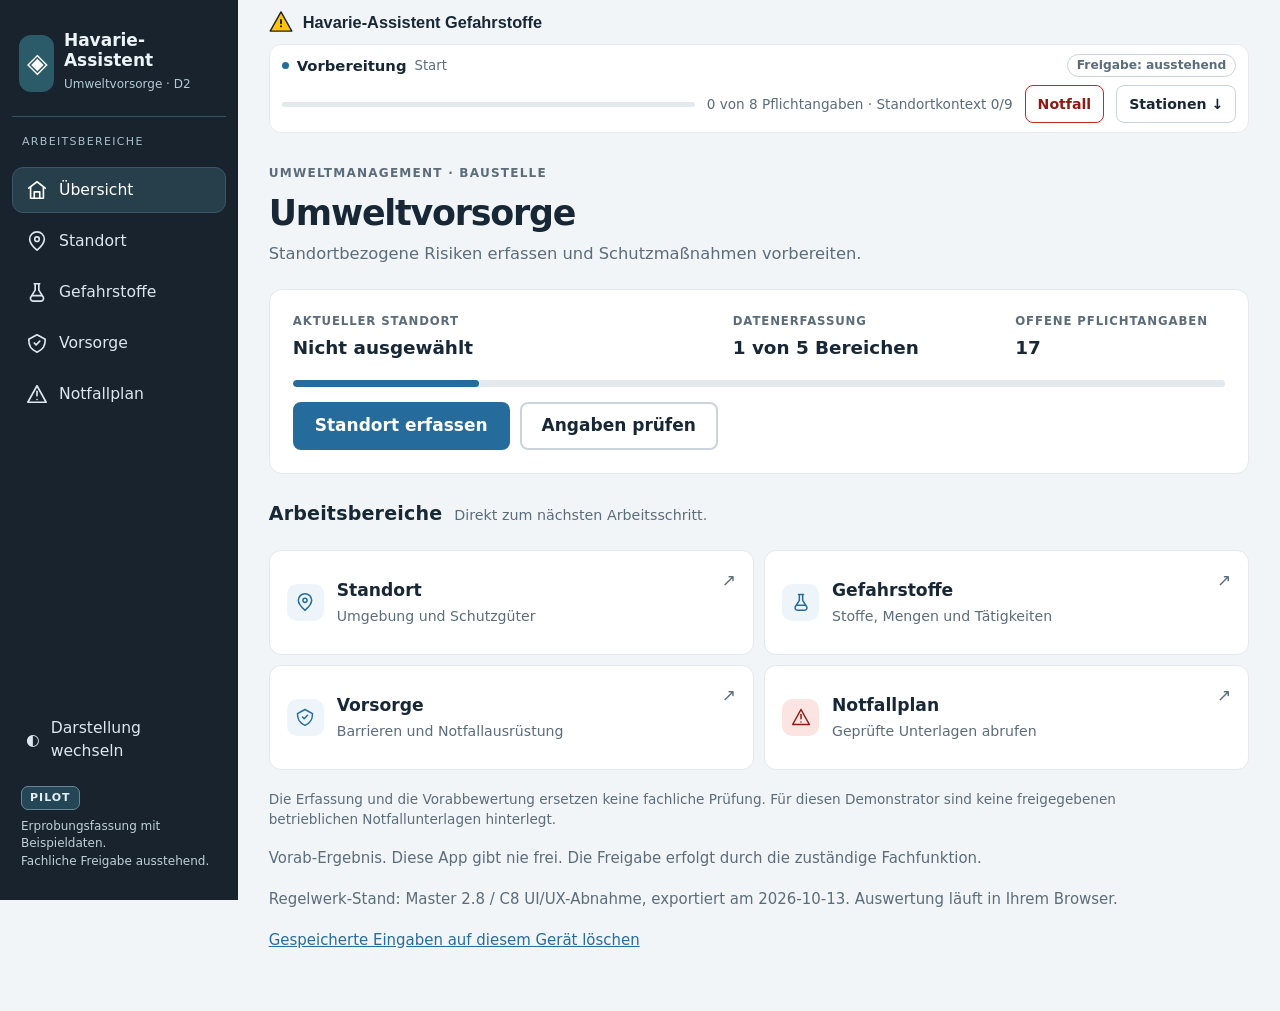
<file: assistent-v2/index.html>
<!doctype html>
<html lang="de">
<head>
<meta charset="utf-8">
<meta name="viewport" content="width=device-width, initial-scale=1">
<title>Havarie-Assistent Gefahrstoffe</title>
<meta name="description" content="Gefahrstoff-Check vor dem Einsatz auf der Baustelle: Fragen beantworten, Vorab-Ergebnis erhalten. Beispieldaten, keine Freigabe.">
<meta name="robots" content="noindex">
<meta name="color-scheme" content="light dark">
<meta http-equiv="Content-Security-Policy" content="default-src 'none'; script-src 'self' file:; style-src 'self' file: 'unsafe-inline'; img-src 'self' file: data:; connect-src 'self' file:; base-uri 'none'; form-action 'none'">
<link rel="icon" href="data:image/svg+xml,%3Csvg xmlns='http://www.w3.org/2000/svg' viewBox='0 0 100 100'%3E%3Cpath d='M50 8L95 88H5Z' fill='%23FFC500' stroke='%231B1F23' stroke-width='6' stroke-linejoin='round'/%3E%3Crect x='46' y='38' width='8' height='21' rx='3' fill='%231B1F23'/%3E%3Ccircle cx='50' cy='68' r='4.6' fill='%231B1F23'/%3E%3C/svg%3E">
<link rel="stylesheet" href="assets/css/app.css">
<link rel="stylesheet" href="assets/css/industrial.css?v=premium-20261014">
<link rel="stylesheet" href="assets/css/report.css">
</head>
<body>
<div id="app" class="app">
  <aside class="industrial-sidebar" aria-label="Hauptnavigation">
    <div class="industrial-logo"><span class="industrial-logo__mark">◈</span><span><strong>Havarie-Assistent</strong><small>Umweltvorsorge · D2</small></span></div>
    <p class="industrial-nav-caption">ARBEITSBEREICHE</p>
    <nav class="industrial-side-nav" aria-label="Hauptbereiche">
      <button type="button" class="industrial-nav-item" data-act="go" data-to="start" aria-label="Übersicht"><svg aria-hidden="true" viewBox="0 0 24 24" fill="none" stroke="currentColor" stroke-linecap="round" stroke-linejoin="round" stroke-width="1.8"><path d="m3 10 9-7 9 7"/><path d="M5 9v12h14V9"/><path d="M9 21v-7h6v7"/></svg><span>Übersicht</span></button>
<button type="button" class="industrial-nav-item" data-act="go" data-to="ort" aria-label="Standort"><svg aria-hidden="true" viewBox="0 0 24 24" fill="none" stroke="currentColor" stroke-linecap="round" stroke-linejoin="round" stroke-width="1.8"><path d="M20 10c0 5-8 12-8 12S4 15 4 10a8 8 0 1 1 16 0Z"/><circle cx="12" cy="10" r="2.5"/></svg><span>Standort</span></button>
<button type="button" class="industrial-nav-item" data-act="go" data-to="stoff" aria-label="Gefahrstoffe"><svg aria-hidden="true" viewBox="0 0 24 24" fill="none" stroke="currentColor" stroke-linecap="round" stroke-linejoin="round" stroke-width="1.8"><path d="M9 3h6M10 3v7l-5 8a3 3 0 0 0 2.6 4h8.8a3 3 0 0 0 2.6-4l-5-8V3"/><path d="M7 16h10"/></svg><span>Gefahrstoffe</span></button>
<button type="button" class="industrial-nav-item" data-act="go" data-to="ausruestung" aria-label="Vorsorge"><svg aria-hidden="true" viewBox="0 0 24 24" fill="none" stroke="currentColor" stroke-linecap="round" stroke-linejoin="round" stroke-width="1.8"><path d="M12 22c7-3 9-7 9-14l-9-5-9 5c0 7 2 11 9 14Z"/><path d="m9 12 2 2 4-4"/></svg><span>Vorsorge</span></button>
<button type="button" class="industrial-nav-item" data-act="go" data-to="notfall" aria-label="Notfallplan"><svg aria-hidden="true" viewBox="0 0 24 24" fill="none" stroke="currentColor" stroke-linecap="round" stroke-linejoin="round" stroke-width="1.8"><path d="m12 3 10 18H2L12 3Z"/><path d="M12 9v5"/><path d="M12 18h.01"/></svg><span>Notfallplan</span></button>
    </nav>
    <div class="industrial-side-bottom">
      <button type="button" class="industrial-theme" data-act="theme-toggle" aria-label="Darstellung zwischen Hell und Dunkel wechseln">◐ <span>Darstellung wechseln</span></button>
      <div class="industrial-side-note" role="status"><span class="industrial-pilot-badge">PILOT</span><span>Erprobungsfassung mit Beispieldaten.<br>Fachliche Freigabe ausstehend.</span></div>
    </div>
  </aside>
  <div class="industrial-workspace">
    <div id="chrome"></div>
    <div id="status-dock" class="status-dock" role="region" aria-label="Ständiger Status und Stationsnavigation"></div>
    <main id="stage"><noscript><div class="noscript"><h2>JavaScript ist aus</h2><p>Der Havarie-Assistent läuft im Browser und braucht JavaScript. Bitte aktivieren Sie es und laden Sie die Seite neu.</p></div></noscript></main>
  <div id="live" class="vh" aria-live="polite"></div>
  </div>
  <nav class="industrial-bottom-nav" aria-label="Mobile Hauptnavigation">
    <button type="button" class="industrial-bottom-item" data-act="go" data-to="start" aria-label="Übersicht"><svg aria-hidden="true" viewBox="0 0 24 24" fill="none" stroke="currentColor" stroke-linecap="round" stroke-linejoin="round" stroke-width="1.8"><path d="m3 10 9-7 9 7"/><path d="M5 9v12h14V9"/><path d="M9 21v-7h6v7"/></svg><span>Übersicht</span></button>
<button type="button" class="industrial-bottom-item" data-act="go" data-to="ort" aria-label="Standort"><svg aria-hidden="true" viewBox="0 0 24 24" fill="none" stroke="currentColor" stroke-linecap="round" stroke-linejoin="round" stroke-width="1.8"><path d="M20 10c0 5-8 12-8 12S4 15 4 10a8 8 0 1 1 16 0Z"/><circle cx="12" cy="10" r="2.5"/></svg><span>Standort</span></button>
<button type="button" class="industrial-bottom-item" data-act="go" data-to="stoff" aria-label="Gefahrstoffe"><svg aria-hidden="true" viewBox="0 0 24 24" fill="none" stroke="currentColor" stroke-linecap="round" stroke-linejoin="round" stroke-width="1.8"><path d="M9 3h6M10 3v7l-5 8a3 3 0 0 0 2.6 4h8.8a3 3 0 0 0 2.6-4l-5-8V3"/><path d="M7 16h10"/></svg><span>Gefahrstoffe</span></button>
<button type="button" class="industrial-bottom-item" data-act="go" data-to="ausruestung" aria-label="Vorsorge"><svg aria-hidden="true" viewBox="0 0 24 24" fill="none" stroke="currentColor" stroke-linecap="round" stroke-linejoin="round" stroke-width="1.8"><path d="M12 22c7-3 9-7 9-14l-9-5-9 5c0 7 2 11 9 14Z"/><path d="m9 12 2 2 4-4"/></svg><span>Vorsorge</span></button>
<button type="button" class="industrial-bottom-item" data-act="go" data-to="notfall" aria-label="Notfallplan"><svg aria-hidden="true" viewBox="0 0 24 24" fill="none" stroke="currentColor" stroke-linecap="round" stroke-linejoin="round" stroke-width="1.8"><path d="m12 3 10 18H2L12 3Z"/><path d="M12 9v5"/><path d="M12 18h.01"/></svg><span>Notfallplan</span></button>
  </nav>
</div>
<script src="data/regelwerk.js"></script>
<script src="assets/js/icons.js"></script>
<script src="assets/js/engine.js"></script>
<script src="assets/js/content.js"></script>
<script src="assets/js/zip.js"></script>
<script src="assets/js/kataster.js"></script>
<script src="assets/js/ui.js"></script>
<script src="assets/js/app.js"></script>
<script src="assets/js/views-main.js"></script>
<script src="assets/js/views-stoff.js"></script>
<script src="assets/js/views-result.js"></script>
<script src="assets/js/industrial.js?v=premium-20261014"></script>
<script src="assets/js/report-audit.js"></script>
<script src="assets/js/report-controls.js"></script>
<script src="assets/js/boot.js"></script>
</body>
</html>
</file>
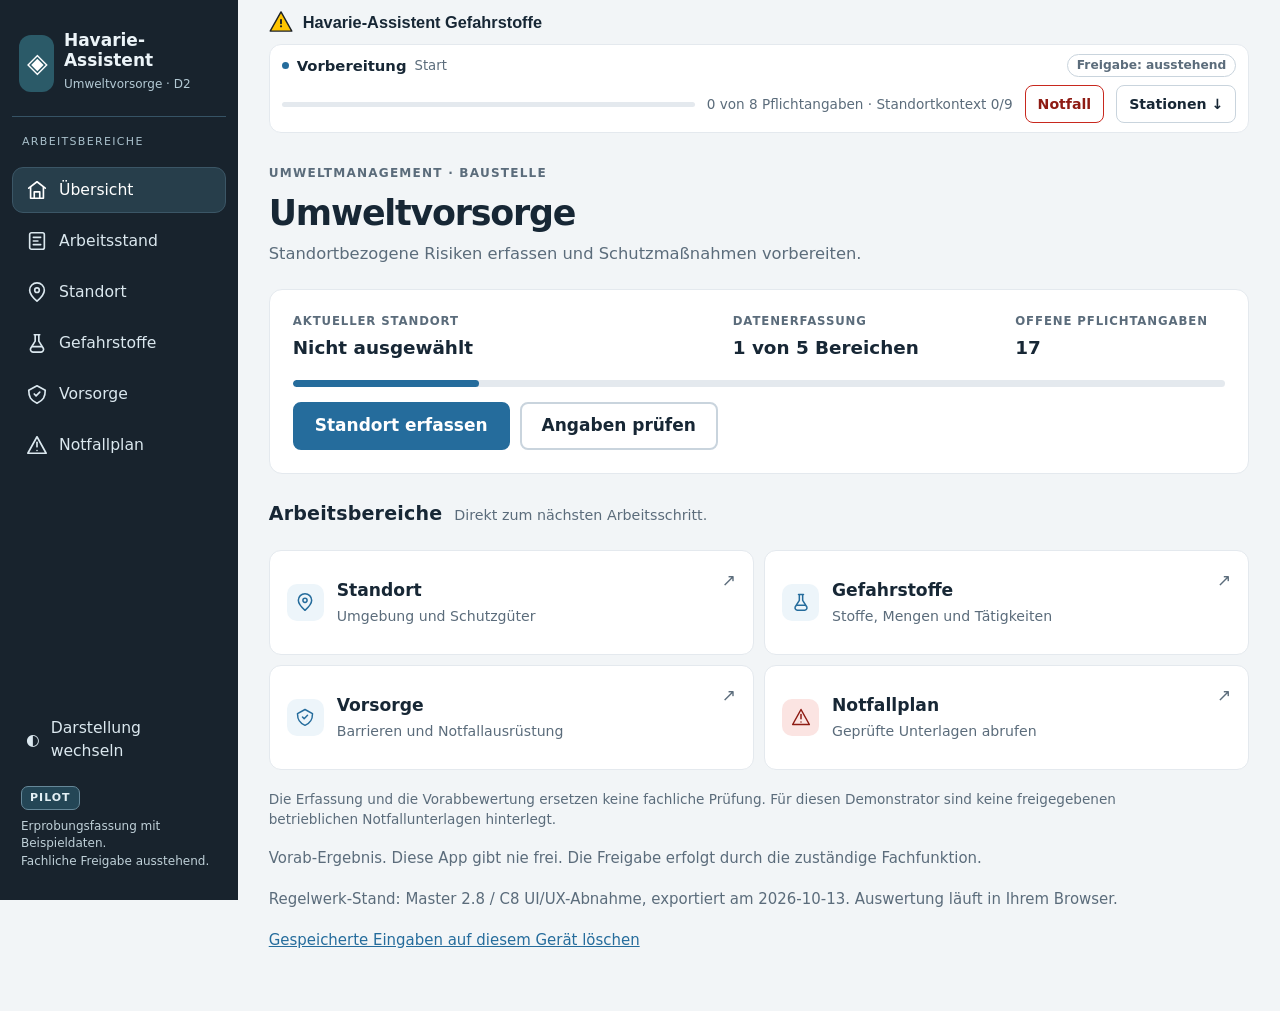
<file: assistent-v3/index.html>
<!doctype html>
<html lang="de">
<head>
<meta charset="utf-8">
<meta name="viewport" content="width=device-width, initial-scale=1">
<title>Havarie-Assistent V3 · Arbeitsstand (Pilot)</title>
<meta name="description" content="Gefahrstoff-Check vor dem Einsatz auf der Baustelle: Fragen beantworten, Vorab-Ergebnis erhalten. Beispieldaten, keine Freigabe.">
<meta name="robots" content="noindex">
<meta name="color-scheme" content="light dark">
<meta http-equiv="Content-Security-Policy" content="default-src 'none'; script-src 'self' file:; style-src 'self' file: 'unsafe-inline'; img-src 'self' file: data:; connect-src 'self' file:; base-uri 'none'; form-action 'none'">
<link rel="icon" href="data:image/svg+xml,%3Csvg xmlns='http://www.w3.org/2000/svg' viewBox='0 0 100 100'%3E%3Cpath d='M50 8L95 88H5Z' fill='%23FFC500' stroke='%231B1F23' stroke-width='6' stroke-linejoin='round'/%3E%3Crect x='46' y='38' width='8' height='21' rx='3' fill='%231B1F23'/%3E%3Ccircle cx='50' cy='68' r='4.6' fill='%231B1F23'/%3E%3C/svg%3E">
<link rel="stylesheet" href="assets/css/app.css">
<link rel="stylesheet" href="assets/css/industrial.css?v=premium-20261014">
<link rel="stylesheet" href="assets/css/report.css">
<link rel="stylesheet" href="assets/css/workstand.css?v=20261014-v3b">
</head>
<body>
<div id="app" class="app">
  <aside class="industrial-sidebar" aria-label="Hauptnavigation">
    <div class="industrial-logo"><span class="industrial-logo__mark">◈</span><span><strong>Havarie-Assistent</strong><small>Umweltvorsorge · D2</small></span></div>
    <p class="industrial-nav-caption">ARBEITSBEREICHE</p>
    <nav class="industrial-side-nav" aria-label="Hauptbereiche">
      <button type="button" class="industrial-nav-item" data-act="go" data-to="start" aria-label="Übersicht"><svg aria-hidden="true" viewBox="0 0 24 24" fill="none" stroke="currentColor" stroke-linecap="round" stroke-linejoin="round" stroke-width="1.8"><path d="m3 10 9-7 9 7"/><path d="M5 9v12h14V9"/><path d="M9 21v-7h6v7"/></svg><span>Übersicht</span></button>
      <button type="button" class="industrial-nav-item" data-act="go" data-to="arbeitsstand" aria-label="Arbeitsstand"><svg aria-hidden="true" viewBox="0 0 24 24" fill="none" stroke="currentColor" stroke-linecap="round" stroke-linejoin="round" stroke-width="1.8"><rect x="4" y="3" width="16" height="18" rx="2"/><path d="M8 8h8M8 12h5M8 16h8"/></svg><span>Arbeitsstand</span></button>
<button type="button" class="industrial-nav-item" data-act="go" data-to="ort" aria-label="Standort"><svg aria-hidden="true" viewBox="0 0 24 24" fill="none" stroke="currentColor" stroke-linecap="round" stroke-linejoin="round" stroke-width="1.8"><path d="M20 10c0 5-8 12-8 12S4 15 4 10a8 8 0 1 1 16 0Z"/><circle cx="12" cy="10" r="2.5"/></svg><span>Standort</span></button>
<button type="button" class="industrial-nav-item" data-act="go" data-to="stoff" aria-label="Gefahrstoffe"><svg aria-hidden="true" viewBox="0 0 24 24" fill="none" stroke="currentColor" stroke-linecap="round" stroke-linejoin="round" stroke-width="1.8"><path d="M9 3h6M10 3v7l-5 8a3 3 0 0 0 2.6 4h8.8a3 3 0 0 0 2.6-4l-5-8V3"/><path d="M7 16h10"/></svg><span>Gefahrstoffe</span></button>
<button type="button" class="industrial-nav-item" data-act="go" data-to="ausruestung" aria-label="Vorsorge"><svg aria-hidden="true" viewBox="0 0 24 24" fill="none" stroke="currentColor" stroke-linecap="round" stroke-linejoin="round" stroke-width="1.8"><path d="M12 22c7-3 9-7 9-14l-9-5-9 5c0 7 2 11 9 14Z"/><path d="m9 12 2 2 4-4"/></svg><span>Vorsorge</span></button>
<button type="button" class="industrial-nav-item" data-act="go" data-to="notfall" aria-label="Notfallplan"><svg aria-hidden="true" viewBox="0 0 24 24" fill="none" stroke="currentColor" stroke-linecap="round" stroke-linejoin="round" stroke-width="1.8"><path d="m12 3 10 18H2L12 3Z"/><path d="M12 9v5"/><path d="M12 18h.01"/></svg><span>Notfallplan</span></button>
    </nav>
    <div class="industrial-side-bottom">
      <button type="button" class="industrial-theme" data-act="theme-toggle" aria-label="Darstellung zwischen Hell und Dunkel wechseln">◐ <span>Darstellung wechseln</span></button>
      <div class="industrial-side-note" role="status"><span class="industrial-pilot-badge">PILOT</span><span>Erprobungsfassung mit Beispieldaten.<br>Fachliche Freigabe ausstehend.</span></div>
    </div>
  </aside>
  <div class="industrial-workspace">
    <div id="chrome"></div>
    <div id="status-dock" class="status-dock" role="region" aria-label="Ständiger Status und Stationsnavigation"></div>
    <main id="stage"><noscript><div class="noscript"><h2>JavaScript ist aus</h2><p>Der Havarie-Assistent läuft im Browser und braucht JavaScript. Bitte aktivieren Sie es und laden Sie die Seite neu.</p></div></noscript></main>
  <div id="live" class="vh" aria-live="polite"></div>
  </div>
  <nav class="industrial-bottom-nav" aria-label="Mobile Hauptnavigation">
    <button type="button" class="industrial-bottom-item" data-act="go" data-to="start" aria-label="Übersicht"><svg aria-hidden="true" viewBox="0 0 24 24" fill="none" stroke="currentColor" stroke-linecap="round" stroke-linejoin="round" stroke-width="1.8"><path d="m3 10 9-7 9 7"/><path d="M5 9v12h14V9"/><path d="M9 21v-7h6v7"/></svg><span>Übersicht</span></button>
      <button type="button" class="industrial-bottom-item" data-act="go" data-to="arbeitsstand" aria-label="Arbeitsstand"><svg aria-hidden="true" viewBox="0 0 24 24" fill="none" stroke="currentColor" stroke-linecap="round" stroke-linejoin="round" stroke-width="1.8"><rect x="4" y="3" width="16" height="18" rx="2"/><path d="M8 8h8M8 12h5M8 16h8"/></svg><span>Arbeitsstand</span></button>
<button type="button" class="industrial-bottom-item" data-act="go" data-to="ort" aria-label="Standort"><svg aria-hidden="true" viewBox="0 0 24 24" fill="none" stroke="currentColor" stroke-linecap="round" stroke-linejoin="round" stroke-width="1.8"><path d="M20 10c0 5-8 12-8 12S4 15 4 10a8 8 0 1 1 16 0Z"/><circle cx="12" cy="10" r="2.5"/></svg><span>Standort</span></button>
<button type="button" class="industrial-bottom-item" data-act="go" data-to="stoff" aria-label="Gefahrstoffe"><svg aria-hidden="true" viewBox="0 0 24 24" fill="none" stroke="currentColor" stroke-linecap="round" stroke-linejoin="round" stroke-width="1.8"><path d="M9 3h6M10 3v7l-5 8a3 3 0 0 0 2.6 4h8.8a3 3 0 0 0 2.6-4l-5-8V3"/><path d="M7 16h10"/></svg><span>Gefahrstoffe</span></button>
<button type="button" class="industrial-bottom-item" data-act="go" data-to="ausruestung" aria-label="Vorsorge"><svg aria-hidden="true" viewBox="0 0 24 24" fill="none" stroke="currentColor" stroke-linecap="round" stroke-linejoin="round" stroke-width="1.8"><path d="M12 22c7-3 9-7 9-14l-9-5-9 5c0 7 2 11 9 14Z"/><path d="m9 12 2 2 4-4"/></svg><span>Vorsorge</span></button>
<button type="button" class="industrial-bottom-item" data-act="go" data-to="notfall" aria-label="Notfallplan"><svg aria-hidden="true" viewBox="0 0 24 24" fill="none" stroke="currentColor" stroke-linecap="round" stroke-linejoin="round" stroke-width="1.8"><path d="m12 3 10 18H2L12 3Z"/><path d="M12 9v5"/><path d="M12 18h.01"/></svg><span>Notfallplan</span></button>
  </nav>
</div>
<script src="data/regelwerk.js"></script>
<script src="assets/js/icons.js"></script>
<script src="assets/js/engine.js"></script>
<script src="assets/js/content.js"></script>
<script src="assets/js/zip.js"></script>
<script src="assets/js/kataster.js"></script>
<script src="assets/js/ui.js"></script>
<script src="assets/js/app.js"></script>
<script src="assets/js/views-main.js"></script>
<script src="assets/js/views-stoff.js"></script>
<script src="assets/js/views-result.js"></script>
<script src="assets/js/industrial.js?v=premium-20261014"></script>
<script src="assets/js/workstand-model.js?v=20261014-v3b"></script>
<script src="assets/js/workstand.js?v=20261014-v3b"></script>
<script src="assets/js/report-audit.js"></script>
<script src="assets/js/report-controls.js"></script>
<script src="assets/js/boot.js"></script>
</body>
</html>
</file>
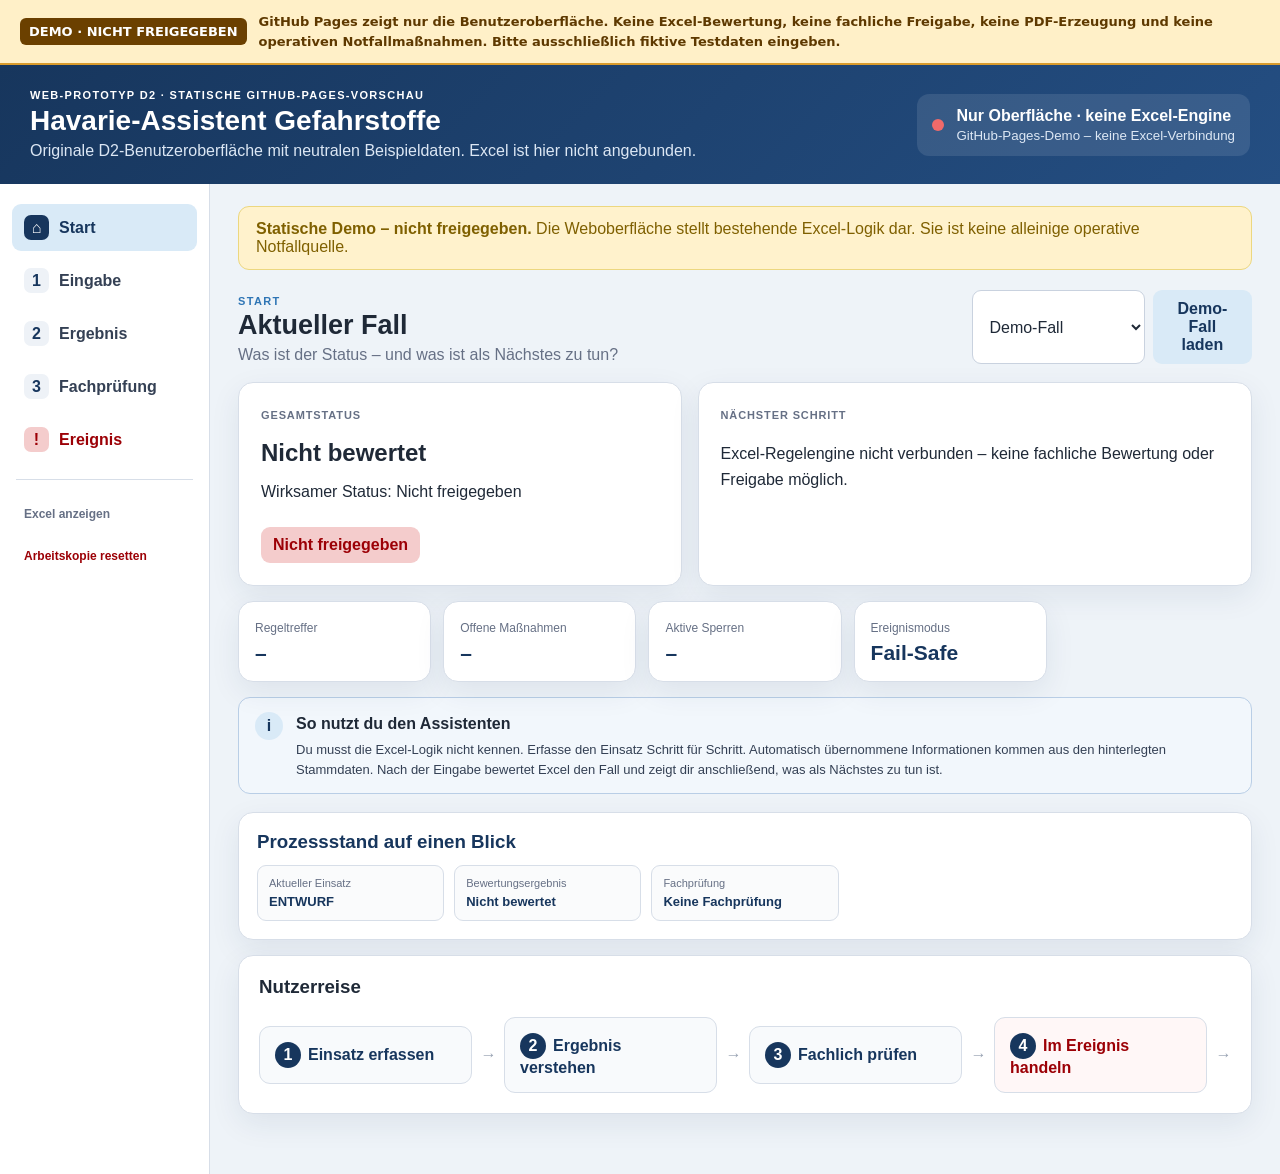
<file: assistent/index.html>
<!doctype html>
<html lang="de">
<head>
  <meta charset="utf-8">
  <meta name="viewport" content="width=device-width, initial-scale=1">
  <title>Havarie-Assistent · GitHub Pages Demo (ohne Excel)</title>
  <link rel="stylesheet" href="./styles.css">
<style>.legacy-release-tile{display:none!important}</style>
</head>
<body><div role="status" class="pages-banner"><strong>DEMO · NICHT FREIGEGEBEN</strong><span>GitHub Pages zeigt nur die Benutzeroberfläche. Keine Excel-Bewertung, keine fachliche Freigabe, keine PDF-Erzeugung und keine operativen Notfallmaßnahmen. Bitte ausschließlich fiktive Testdaten eingeben.</span></div>
<header class="topbar">
  <div>
    <div class="eyebrow">WEB-PROTOTYP D2 · STATISCHE GITHUB-PAGES-VORSCHAU</div>
    <h1>Havarie-Assistent Gefahrstoffe</h1>
    <p>Originale D2-Benutzeroberfläche mit neutralen Beispieldaten. Excel ist hier nicht angebunden.</p>
  </div>
  <div class="connection-panel">
    <span id="connectionDot" class="dot pending"></span>
    <div><strong id="connectionText">Excel-Verbindung wird geprüft …</strong><small id="connectionDetail"></small></div>
  </div>
</header>

<div class="app-shell">
  <aside class="sidebar">
    <button class="nav-item active" data-view="dashboard"><span>⌂</span> Start</button>
    <button class="nav-item" data-view="input"><span>1</span> Eingabe</button>
    <button class="nav-item" data-view="result"><span>2</span> Ergebnis</button>
    <button class="nav-item" data-view="release"><span>3</span> Fachprüfung</button>
    <button class="nav-item emergency" data-view="event"><span>!</span> Ereignis</button>
    <div class="sidebar-divider"></div>
    <button id="toggleExcel" class="nav-item utility">Excel anzeigen</button>
    <button id="resetWorkbook" class="nav-item utility danger-text">Arbeitskopie resetten</button>
  </aside>

  <main class="content">
    <section class="notice">
      <strong>Statische Demo – nicht freigegeben.</strong>
      Die Weboberfläche stellt bestehende Excel-Logik dar. Sie ist keine alleinige operative Notfallquelle.
    </section>

    <section id="view-dashboard" class="app-view active">
      <div class="page-head">
        <div><div class="eyebrow dark">START</div><h2>Aktueller Fall</h2><p>Was ist der Status – und was ist als Nächstes zu tun?</p></div>
        <div class="demo-tools">
          <select id="demoCase"></select>
          <button id="loadDemo" class="btn secondary">Demo-Fall laden</button>
        </div>
      </div>

      <div class="hero-grid">
        <article class="card hero-card">
          <span class="card-label">GESAMTSTATUS</span>
          <h3 id="dashOverall">–</h3>
          <p id="dashEffective">–</p>
          <span id="dashBadge" class="status-badge neutral">STATUS</span>
        </article>
        <article class="card action-card">
          <span class="card-label">NÄCHSTER SCHRITT</span>
          <div id="dashAction" class="multiline">–</div>
        </article>
      </div>

      <div class="metric-grid">
        <article class="card metric"><span>Regeltreffer</span><strong id="dashRules">–</strong></article>
        <article class="card metric"><span>Offene Maßnahmen</span><strong id="dashOpen">–</strong></article>
        <article class="card metric"><span>Aktive Sperren</span><strong id="dashBlocks">–</strong></article>
        <article class="card metric"><span>Ereignismodus</span><strong id="dashEvent">–</strong></article>
        <article class="card metric legacy-release-tile"><span>Freigabedokument</span><strong id="dashDocument">–</strong></article>
      </div>

      <div class="guide-box guide-info">
        <div class="guide-icon">i</div>
        <div>
          <strong>So nutzt du den Assistenten</strong>
          <p>Du musst die Excel-Logik nicht kennen. Erfasse den Einsatz Schritt für Schritt. Automatisch übernommene Informationen kommen aus den hinterlegten Stammdaten. Nach der Eingabe bewertet Excel den Fall und zeigt dir anschließend, was als Nächstes zu tun ist.</p>
        </div>
      </div>

      <div class="card process-overview">
        <h3>Prozessstand auf einen Blick</h3>
        <div class="process-grid">
          <div><span>Aktueller Einsatz</span><strong id="processCase">–</strong></div>
          <div><span>Bewertungsergebnis</span><strong id="processEvaluation">–</strong></div>
          <div><span>Fachprüfung</span><strong id="processReview">–</strong></div>
          <div class="legacy-release-tile"><span>Wirksame Freigabe</span><strong id="processRelease">–</strong></div>
          <div class="legacy-release-tile"><span>Freigabedokument</span><strong id="processDocument">–</strong></div>
        </div>
      </div>

      <div class="card journey">
        <h3>Nutzerreise</h3>
        <div class="journey-row">
          <button data-go="input"><b>1</b><span>Einsatz erfassen</span></button>
          <i>→</i>
          <button data-go="result"><b>2</b><span>Ergebnis verstehen</span></button>
          <i>→</i>
          <button data-go="release"><b>3</b><span>Fachlich prüfen</span></button>
          <i>→</i>
          <button data-go="event" class="danger-step"><b>4</b><span>Im Ereignis handeln</span></button>
          <i>→</i>
          <div class="journey-status-step legacy-release-tile"><b>5</b><span>Freigabedokument</span><small id="processDocumentStatus">noch nicht möglich</small></div>
        </div>
      </div>
    </section>

    <section id="view-input" class="app-view">
      <div class="page-head">
        <div><div class="eyebrow dark">EINGABE</div><h2>Gefahrstoffeinsatz erfassen</h2><p>Sieben geführte Schritte – dieselben Eingabefelder wie im Excel-Piloten.</p></div>
      </div>
      <nav id="stepper" class="stepper"></nav>

      <form id="wizardForm" class="card wizard">
        <section class="step active" data-step="1">
          <div class="section-head"><span class="step-no">1</span><div><h2>Wo findet der Einsatz statt?</h2><p>Projekt, Einsatzort und Verantwortlichkeit.</p></div></div>
          <div class="guide-box guide-info">
            <div class="guide-icon">i</div>
            <div>
              <strong>Warum wird das gefragt?</strong>
              <p>Das Projekt verbindet den Einsatz mit den hinterlegten Standort- und Verantwortungsdaten. Den <b>konkreten Einsatzort</b> bitte trotzdem möglichst genau beschreiben – z. B. Betankungsplatz, Werkstatt oder Lagerbereich.</p>
              <div class="guide-meta"><span>Automatisch:</span> Standort, Projektverantwortung und Umwelt-/HSE-Kontext werden aus dem Projekt übernommen.</div>
            </div>
          </div>
          <div class="grid two">
            <label class="field"><span>Projekt / Standort *</span><select id="project_name" required></select><small id="projectMeta"></small></label>
            <label class="field"><span>Einsatz-ID <em>optional</em></span><input id="einsatz_id" placeholder="leer = ENTWURF"><small>Für Neueingaben im Pilot ENTWURF verwenden.</small></label>
            <label class="field span-2"><span>Konkreter Einsatzort *</span><input id="location_description" required placeholder="z. B. Betankungsplatz, Werkstatt, Lagerbereich"></label>
            <label class="field"><span>Ausführende Firma</span><input id="executing_company" placeholder="optional"></label>
            <label class="field"><span>Verantwortliche Person / Ersteller *</span><input id="responsible_person" required></label>
            <label class="field"><span>Geplanter Beginn *</span><input id="start_date" type="date" required></label>
            <label class="field"><span>Geplantes Ende *</span><input id="end_date" type="date" required></label>
          </div>
        </section>

        <section class="step" data-step="2">
          <div class="section-head"><span class="step-no">2</span><div><h2>Welcher Stoff wird eingesetzt?</h2><p>Auswahl direkt aus der Excel-Stoffreferenz.</p></div></div>
          <div class="guide-box guide-info">
            <div class="guide-icon">i</div>
            <div>
              <strong>Stoff eindeutig auswählen</strong>
              <p>Die Stoffauswahl verknüpft den Einsatz mit Stoffreferenz, Hersteller und Sicherheitsdatenblatt. Bitte keinen „ähnlichen“ Stoff auswählen, wenn das tatsächliche Produkt nicht eindeutig feststeht.</p>
              <div class="guide-meta"><span>Wenn unklar:</span> Stoff nicht freigeben, sondern Stoff-/SDB-Klärung durchführen.</div>
            </div>
          </div>
          <div class="grid two">
            <label class="field span-2"><span>Produkt / Stoff *</span><select id="product_name" required></select></label>
            <div id="productCard" class="info-card span-2"></div>
            <label class="field"><span>SDB für diesen Einsatz bestätigt? *</span><select id="sdb_confirmed" required><option value="">Bitte auswählen</option><option>Ja</option><option>Nein</option></select></label>
          </div>
        </section>

        <section class="step" data-step="3">
          <div class="section-head"><span class="step-no">3</span><div><h2>Was wird gemacht?</h2><p>Tätigkeit, Menge, Gebinde und Gefahrgut-Schnittstelle.</p></div></div>
          <div class="guide-box guide-info">
            <div class="guide-icon">i</div>
            <div>
              <strong>Diese Angaben steuern die Regelbewertung</strong>
              <p>Tätigkeit, Menge, Mengenklasse und Gebinde beschreiben den tatsächlichen Einsatzfall. Der Assistent verwendet sie später zur Ermittlung passender Regeln und Maßnahmen.</p>
              <div class="guide-meta"><span>Gefahrgut:</span> Der Assistent trifft keine automatische ADR-/Gefahrgutentscheidung. „Ja“ oder „Zu pruefen“ führt in die Fachprüfung.</div>
            </div>
          </div>
          <div class="grid two">
            <label class="field span-2"><span>Tätigkeit *</span><select id="activity_name" required></select><small id="activityMeta"></small></label>
            <label class="field"><span>Menge *</span><input id="amount" type="number" min="0.001" step="0.001" required></label>
            <label class="field"><span>Einheit *</span><select id="unit" required></select></label>
            <label class="field"><span>Mengenklasse *</span><select id="quantity_class" required></select></label>
            <label class="field"><span>Gebindeart *</span><select id="container_type" required></select></label>
            <label class="field span-2"><span>Gefahrgutbezug *</span><select id="dangerous_goods" required></select><small>„Ja“ / „Zu pruefen“ aktiviert nur die Fachschnittstelle – keine automatische ADR-Entscheidung.</small></label>
            <div id="dangerousGoodsHint" class="context-hint span-2 hidden"></div>
          </div>
        </section>

        <section class="step" data-step="4">
          <div class="section-head"><span class="step-no">4</span><div><h2>Wie sieht die Umgebung aus?</h2><p>Standortvorschlag übernehmen oder konkrete Abweichung dokumentieren.</p></div></div>
          <div class="guide-box guide-info">
            <div class="guide-icon">i</div>
            <div>
              <strong>Standortdaten sind ein Vorschlag – die reale Situation zählt</strong>
              <p>Der Assistent zeigt hinterlegte Standortinformationen. Weicht der konkrete Einsatz davon ab, trägst du nur die Abweichung ein. Besonders wichtig sind Entwässerung, Gewässernähe, Baugruben und vorhandene Rückhaltung.</p>
              <div class="guide-meta"><span>Merke:</span> Eine Abweichung ist kein Fehler – sie macht den konkreten Einsatz belastbar.</div>
            </div>
          </div>
          <div id="siteProposal" class="info-card"></div>
          <div class="grid two">
            <label class="field"><span>Untergrund · Abweichung</span><input id="ground_override" placeholder="leer = Standortvorschlag"></label>
            <label class="field"><span>Gewässerbezug · Abweichung</span><input id="water_override" placeholder="leer = Standortvorschlag"></label>
            <label class="field"><span>Baugrube · Abweichung</span><input id="excavation_override" placeholder="leer = Standortvorschlag"></label>
            <label class="field"><span>Entwässerungsbezug *</span><select id="drainage_relation" required><option value="">Bitte auswählen</option><option>Nein</option><option>Ja</option><option>Zu pruefen</option></select></label>
            <label class="field"><span>Rückhaltung vorhanden? *</span><select id="retention_available" required><option value="">Bitte auswählen</option><option>Ja</option><option>Nein</option><option>Zu pruefen</option></select></label>
            <div id="environmentHint" class="context-hint span-2 hidden"></div>
          </div>
        </section>

        <section class="step" data-step="5">
          <div class="section-head"><span class="step-no">5</span><div><h2>Welche Schutzbarrieren sind vorhanden?</h2><p>Nur tatsächlich vorhandene Barrieren dokumentieren.</p></div></div>
          <div class="guide-box guide-warning">
            <div class="guide-icon">!</div>
            <div>
              <strong>Nur vorhandene Schutzbarrieren eintragen</strong>
              <p>Hier geht es nicht um geplante oder theoretisch mögliche Maßnahmen. Dokumentiert werden die Schutzbarrieren, die für diesen Einsatz tatsächlich vorhanden und nutzbar sind.</p>
              <div class="guide-meta"><span>Beispiele:</span> Auffangwanne, gesicherter Untergrund, abdeckbarer Kanaleinlauf, Rückhalteeinrichtung.</div>
            </div>
          </div>
          <label class="field"><span>Schutzbarrieren *</span><textarea id="protection_barriers" rows="5" required></textarea></label>
        </section>

        <section class="step" data-step="6">
          <div class="section-head"><span class="step-no">6</span><div><h2>Welche Notfallausrüstung ist zugeordnet?</h2><p>1:n-Zuordnung in der Excel-Arbeitskopie.</p></div></div>
          <div class="guide-box guide-warning">
            <div class="guide-icon">!</div>
            <div>
              <strong>Verfügbarkeit und Standort müssen realistisch sein</strong>
              <p>Ordne die Ausrüstung zu, die im Ereignisfall tatsächlich erreichbar ist. Menge, Standort, Zugänglichkeit und Prüfstatus sind Teil des Nachweises.</p>
              <div class="guide-meta"><span>Wichtig:</span> Fehlt eine als sperrend eingestufte Ausrüstung oder ist ihre Eignung ungeklärt, kann der Einsatz nicht freigabefähig sein.</div>
            </div>
          </div>
          <div id="equipmentList" class="equipment-list"></div>
          <button type="button" id="addEquipment" class="btn secondary">+ Ausrüstung hinzufügen</button>
        </section>

        <section class="step" data-step="7">
          <div class="section-head"><span class="step-no">7</span><div><h2>Prüfen & bewerten</h2><p>Excel berechnet danach die vollständige bestehende Regelengine neu.</p></div></div>
          <div class="guide-box guide-success">
            <div class="guide-icon">✓</div>
            <div>
              <strong>Was passiert nach „Eingaben ohne Bewertung anzeigen“?</strong>
              <p>Deine Angaben werden in die separate Excel-Arbeitskopie geschrieben. Danach berechnet Excel Regeltreffer, Maßnahmen, Sperren und Freigabefähigkeit neu. Anschließend springt der Assistent direkt zur Ergebnisansicht.</p>
              <div class="guide-meta"><span>Keine Doppellogik:</span> Die HTML-Seite entscheidet nicht selbst – die bestehende Excel-Logik bleibt maßgeblich.</div>
            </div>
          </div>
          <div id="reviewSummary" class="review-box"></div>
          <button type="submit" id="evaluateButton" class="btn primary large">Eingaben ohne Bewertung anzeigen</button>
        </section>

        <div class="wizard-actions"><button type="button" id="prevStep" class="btn ghost">← Zurück</button><div class="spacer"></div><button type="button" id="nextStep" class="btn primary">Weiter →</button></div>
      </form>
    </section>

    <section id="view-result" class="app-view">
      <div class="page-head"><div><div class="eyebrow dark">ERGEBNIS</div><h2>Bewertung verstehen</h2><p>Entscheidung und Handlungsbedarf zuerst – Details danach.</p></div></div>
      <div class="guide-box guide-info">
        <div class="guide-icon">i</div>
        <div>
          <strong>So liest du das Ergebnis</strong>
          <p><b>Gesamtstatus</b> fasst den aktuellen Handlungsbedarf zusammen. Entscheidend für die operative Verwendung ist der <b>wirksame Freigabestatus</b>. Unter „Was ist jetzt zu tun?“ zeigt der Assistent den nächsten fachlichen Schritt.</p>
          <div class="guide-meta"><span>Farben:</span> Grün = erfüllt/freigegeben · Gelb = prüfen/klären · Rot = gesperrt/nicht freigabefähig.</div>
        </div>
      </div>
      <div class="card result-hero">
        <div><span class="card-label">GESAMTSTATUS</span><h2 id="overallStatus">–</h2><p id="effectiveStatus">–</p></div>
        <div id="statusBadge" class="status-badge neutral">STATUS</div>
      </div>
      <div class="release-document-card card legacy-release-tile" id="resultDocumentCard">
        <div>
          <span class="card-label">FREIGABEDOKUMENT</span>
          <h3 id="resultDocumentTitle">Noch kein freigegebener Stand vorhanden</h3>
          <p id="resultDocumentHint">Ein Freigabedokument kann erst erzeugt werden, wenn der wirksame Freigabestatus die Freigabe bestätigt.</p>
          <a id="resultDocumentLink" class="document-link hidden" target="_blank">Vorhandenes Freigabedokument öffnen</a>
        </div>
        <button id="generateReleaseDocumentResult" class="btn primary" disabled>Freigabedokument erzeugen</button>
      </div>

      <div class="result-grid">
        <article class="card result-card"><h3>Was ist jetzt zu tun?</h3><div id="actionText" class="multiline"></div></article>
        <article class="card result-card legacy-release-tile"><h3>Freigabekette</h3><dl>
          <div><dt>Automatisch</dt><dd id="automaticRelease"></dd></div>
          <div><dt>Manuell gewählt</dt><dd id="manualRelease"></dd></div>
          <div><dt>Wirksam</dt><dd id="effectiveRelease"></dd></div>
          <div><dt>Offene Maßnahmen</dt><dd id="openActions"></dd></div>
          <div><dt>Aktive Sperren</dt><dd id="activeBlocks"></dd></div>
        </dl></article>
        <article class="card result-card"><h3>Fall</h3><dl id="caseSummary"></dl></article>
        <article class="card result-card"><h3>Ereignismodus</h3><p id="eventMode"></p><small id="eventReason"></small></article>
      </div>

      <div class="card table-card"><h3>Erforderliche Maßnahmen</h3><div id="measuresTable"></div></div>
      <div class="card table-card"><h3>Offene Voraussetzungen</h3><div id="prerequisitesTable"></div></div>
      <div class="card table-card"><h3>Erkannte Szenarien</h3><div id="scenariosTable"></div></div>
    </section>

    <section id="view-release" class="app-view">
      <div class="page-head"><div><div class="eyebrow dark">FACHP RÜFUNG / FREIGABE</div><h2>Manuell prüfen – wirksamen Status von Excel bestimmen lassen</h2><p>Eine manuelle Auswahl kann Sperren, Stoffklärung, Gefahrgutprüfung oder Reviewtrigger nicht übersteuern.</p></div></div>
      <div class="guide-box guide-warning">
        <div class="guide-icon">!</div>
        <div>
          <strong>Manuell gewählt ist nicht automatisch wirksam</strong>
          <p>Die Fachprüfung dokumentiert die menschliche Entscheidung. Der wirksame Status wird danach weiterhin aus Vollständigkeit, Sperren, Stoffklärung, Gefahrgutprüfung, Reviewtriggern und weiteren vorhandenen Regeln ermittelt.</p>
          <div class="guide-meta"><span>Beispiel:</span> „Freigegeben“ kann manuell gewählt sein und trotzdem wirksam „Überprüfung erforderlich“ bleiben.</div>
        </div>
      </div>

      <div class="hero-grid">
        <article class="card hero-card"><span class="card-label">WIRKSAMER FREIGABESTATUS</span><h3 id="releaseEffective">–</h3><p id="releaseReason">Excel ist maßgeblich.</p></article>
        <article class="card action-card"><span class="card-label">PRÜFKONTEXT</span><dl>
          <div><dt>Vollständig</dt><dd id="relComplete"></dd></div>
          <div><dt>Sperrgründe</dt><dd id="relBlocks"></dd></div>
          <div><dt>Reviewstatus</dt><dd id="relReview"></dd></div>
          <div><dt>Gefahrgut</dt><dd id="relDangerous"></dd></div>
        </dl></article>
      </div>

      <div class="card release-clarity">
        <div class="release-status-columns">
          <div>
            <span class="card-label">MANUELLE ENTSCHEIDUNG</span>
            <strong id="releaseManualProminent">–</strong>
            <small>Dokumentiert die fachliche Entscheidung.</small>
          </div>
          <div class="effective-column">
            <span class="card-label">WIRKSAMER SYSTEMSTATUS</span>
            <strong id="releaseEffectiveProminent">–</strong>
            <small>Dieser Status aus Excel ist maßgeblich.</small>
          </div>
        </div>
        <div class="release-obstacles">
          <strong>Warum ist der Einsatz ggf. noch nicht freigegeben?</strong>
          <ul id="releaseObstacles"><li>Excel-Status wird geladen …</li></ul>
        </div>
      </div>

      <div class="release-document-card card legacy-release-tile" id="releaseDocumentCard">
        <div>
          <span class="card-label">FREIGABEDOKUMENT</span>
          <h3 id="releaseDocumentTitle">Noch kein freigegebener Stand vorhanden</h3>
          <p id="releaseDocumentHint">Die Dokumentaktion wird erst bei wirksamer Freigabe aktiv.</p>
          <a id="releaseDocumentLink" class="document-link hidden" target="_blank">Freigabedokument öffnen</a>
        </div>
        <button id="generateReleaseDocumentRelease" class="btn primary" disabled>Freigabedokument erzeugen</button>
      </div>

      <form id="releaseForm" class="card release-form">
        <h3>Prüfentscheidung dokumentieren</h3>
        <div class="grid two">
          <label class="field"><span>Prüfer *</span><input id="rel_reviewer" required></label>
          <label class="field"><span>Prüfdatum *</span><input id="rel_review_date" type="date" required></label>
          <label class="field"><span>Prüfentscheidung *</span><select id="rel_decision" required><option>Freigegeben</option><option>Fachpruefung erforderlich</option><option>Nicht freigabefaehig</option></select></label>
          <label class="field"><span>Manuell gewählter Freigabestatus *</span><select id="rel_manual_status" required><option>Freigegeben</option><option>Fachpruefung erforderlich</option><option>Nicht freigabefaehig</option></select></label>
          <label class="field span-2"><span>Prüfkommentar</span><textarea id="rel_comment" rows="3"></textarea></label>
          <label class="field"><span>Freigeber</span><input id="rel_approver"></label>
          <label class="field"><span>Freigabedatum</span><input id="rel_approval_date" type="date"></label>
          <label class="field"><span>Gültig bis</span><input id="rel_valid_until" type="date"></label>
        </div>
        <div class="form-warning">Wichtig: Gespeichert wird nur die manuelle Prüfentscheidung. Der <strong>wirksame</strong> Freigabestatus bleibt eine Excel-Formel.</div>
        <button type="submit" id="saveRelease" class="btn primary large">Freigabe in GitHub Pages nicht möglich</button>
      </form>
    </section>

    <section id="view-event" class="app-view">
      <div class="page-head emergency-head"><div><div class="eyebrow">EREIGNISMODUS</div><h2>Gefahrstoffaustritt / Havarie</h2><p>Keine neue Bewertung im Ereignisfall.</p></div></div>
      <div class="guide-box guide-emergency">
        <div class="guide-icon">!</div>
        <div>
          <strong>Im Ereignisfall nicht neu planen</strong>
          <p>Hier wird keine neue Bewertung erzeugt. Zuerst gelten Eigenschutz, Tätigkeit stoppen, Personen warnen und Bereich sichern. Einsatzspezifische Maßnahmen werden nur angezeigt, wenn dafür ein gültiger freigegebener/aktiver Stand existiert.</p>
          <div class="guide-meta"><span>Fail-Safe:</span> Fehlt dieser Stand, zeigt der Assistent nur die allgemeine Sofortlogik.</div>
        </div>
      </div>
      <div id="eventStatusHero" class="event-status unavailable"><h3 id="eventStatus">–</h3><p id="eventStatusReason">–</p></div>

      <div class="event-layout">
        <article class="card general-actions"><h3>Allgemeine Sofortlogik · immer anwenden</h3><ol id="generalActions"></ol></article>
        <div class="event-steps">
          <article class="event-step stop"><b>1 · STOPPEN</b><p>Eigenschutz. Tätigkeit stoppen. Personen warnen. Bereich sichern.</p></article>
          <article class="event-step contain"><b>2 · AUSBREITUNG VERHINDERN</b><div id="eventImmediate" class="multiline"></div><div id="eventLimits" class="small-block"></div></article>
          <article class="event-step protect"><b>3 · SCHÜTZEN</b><div id="eventProtect" class="multiline"></div></article>
          <article class="event-step report"><b>4 · MELDEN</b><div id="eventContacts" class="multiline"></div></article>
          <article class="event-step document"><b>5 · DOKUMENTIEREN</b><p>Nach Sicherung der akuten Situation: Ereignis in der vorgesehenen Ereignismeldung dokumentieren. D2 zeigt diese Schnittstelle noch read-only.</p></article>
        </div>
      </div>

      <article class="card event-details"><h3>Einsatzspezifischer Freigabestand</h3><dl id="eventDetails"></dl></article>
      <div class="fail-safe">FAIL-SAFE: Fehlt ein gültiger freigegebener/aktiver Stand, gibt die Web-App keine stoff- oder szenariobezogenen Maßnahmen als operative Anweisung aus.</div>
    </section>
  </main>
</div>

<template id="equipmentTemplate">
  <article class="equipment-row">
    <div class="equipment-title"><strong>Ausrüstungsposition</strong><button type="button" class="remove-equipment">Entfernen</button></div>
    <div class="grid three">
      <label class="field span-2"><span>Ausrüstung *</span><select class="eq-id" required></select><small class="eq-info"></small></label>
      <label class="field"><span>Einheit</span><select class="eq-unit"><option>Stk</option><option>Set</option></select></label>
      <label class="field"><span>Erforderlich</span><input class="eq-required" type="number" min="0" step="1" value="1"></label>
      <label class="field"><span>Tatsächlich verfügbar</span><input class="eq-available" type="number" min="0" step="1" value="1"></label>
      <label class="field"><span>Standort</span><input class="eq-location"></label>
      <label class="field"><span>Zugänglich?</span><select class="eq-access"><option>Ja</option><option>Nein</option></select></label>
      <label class="field"><span>Prüfstatus</span><select class="eq-inspection"><option>Geprueft</option><option>Nicht geprueft</option><option>Unbekannt</option></select></label>
      <label class="field"><span>Eignung bestätigt?</span><select class="eq-suitable"><option>Ja</option><option>Nein</option><option>Unbekannt</option></select></label>
      <label class="field"><span>Sperrend bei Fehlen?</span><select class="eq-blocking"><option>Nein</option><option>Ja</option></select></label>
    </div>
  </article>
</template>

<script src="./app.js"></script>
</body>
</html>
</file>
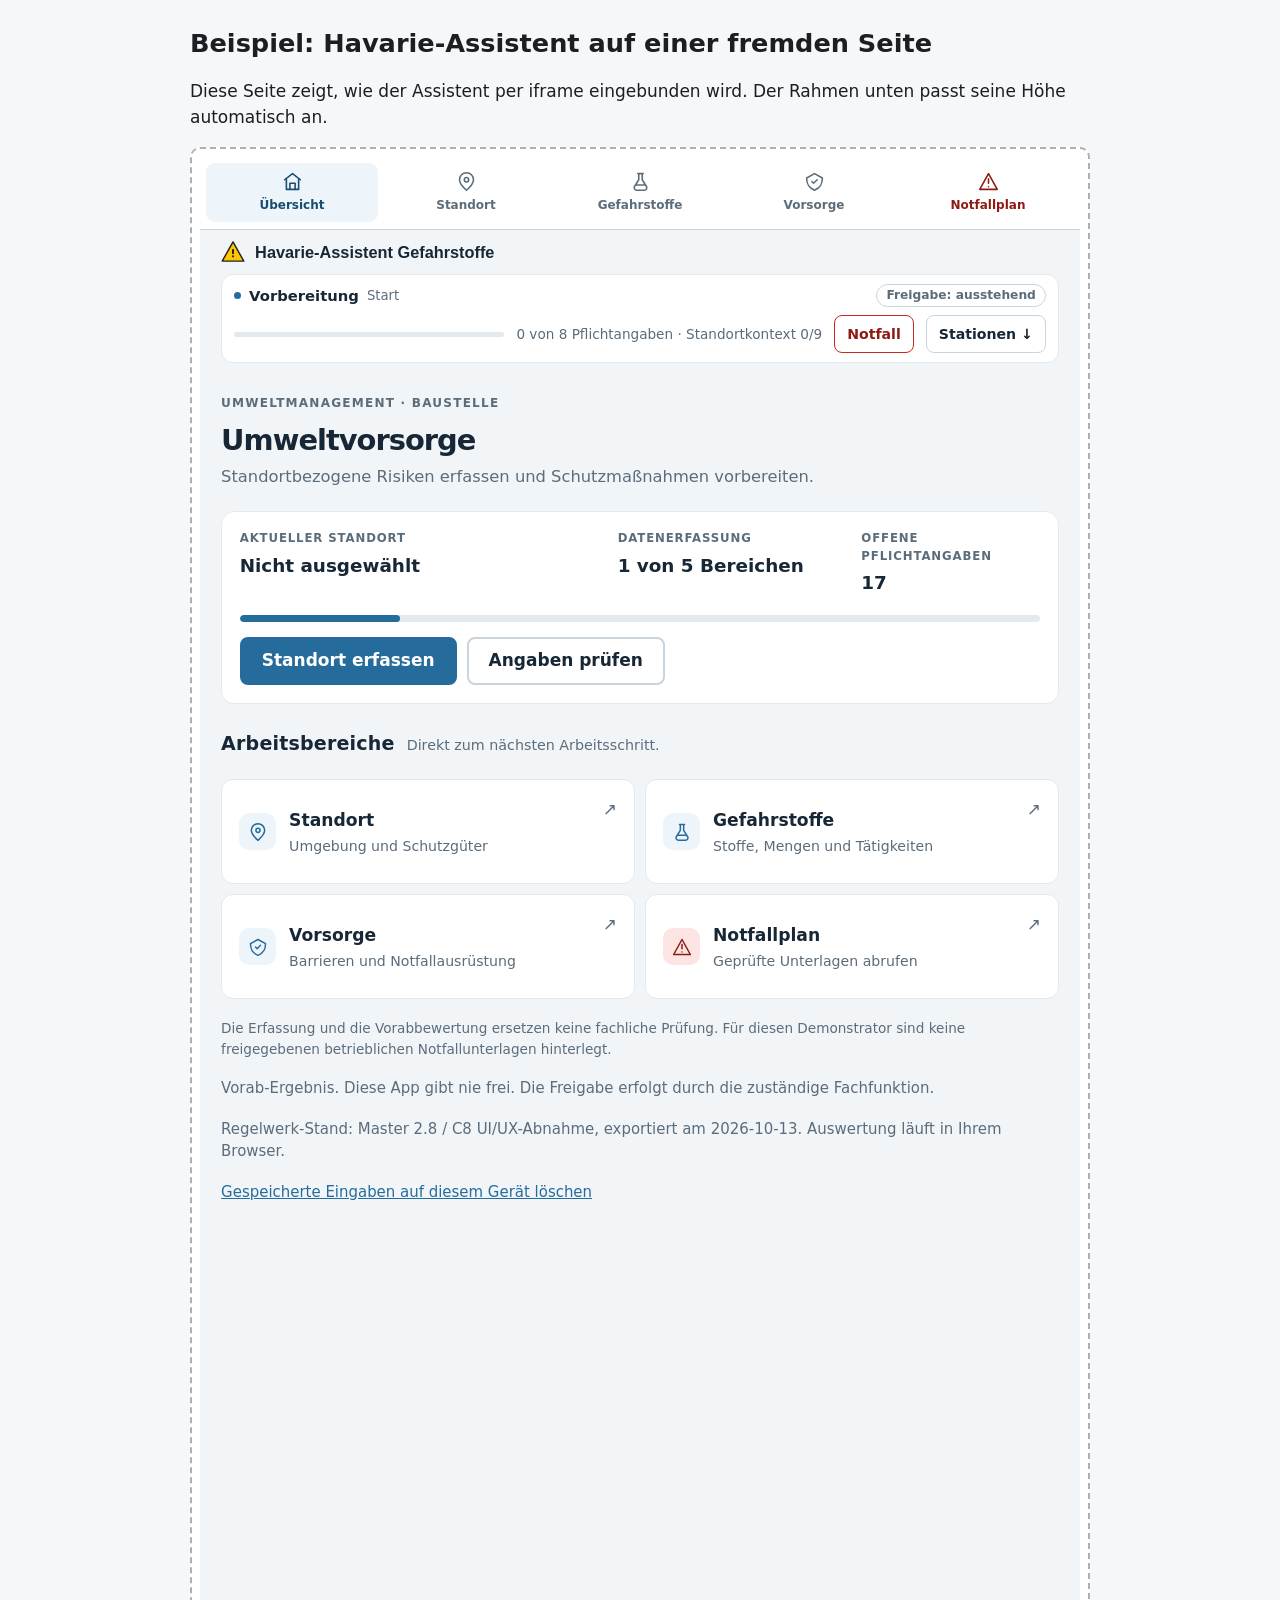
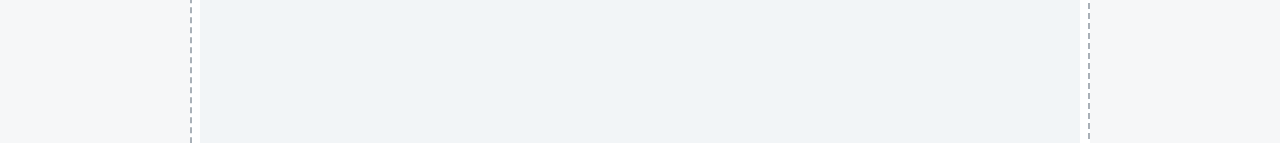
<file: assistent-v2/embed-demo.html>
<!doctype html>
<html lang="de">
<head>
<meta charset="utf-8">
<meta name="viewport" content="width=device-width, initial-scale=1">
<title>Einbettung: Havarie-Assistent Gefahrstoffe</title>
<meta name="robots" content="noindex">
<style>
  body { margin: 0; font: 17px/1.5 "Segoe UI", system-ui, sans-serif; background: #f6f7f8; color: #1b1f23; }
  .page { max-width: 900px; margin: 0 auto; padding: 24px 16px 60px; }
  h1 { font-size: 1.6rem; margin: 0 0 8px; } h2 { font-size: 1.2rem; margin: 28px 0 8px; }
  pre { background: #1b1f23; color: #f1f3f4; padding: 14px; border-radius: 8px; overflow-x: auto; font-size: .85rem; }
  .frame-box { border: 2px dashed #a9b0b7; border-radius: 10px; padding: 8px; background: #fff; }
</style>
</head>
<body>
<div class="page">
  <h1>Beispiel: Havarie-Assistent auf einer fremden Seite</h1>
  <p>Diese Seite zeigt, wie der Assistent per iframe eingebunden wird. Der Rahmen unten passt seine Höhe automatisch an.</p>
  <div class="frame-box"><div id="havarie"></div></div>
  <script src="embed.js" data-target="#havarie"></script>

  <h2>Variante 1: mit embed.js (empfohlen, automatische Höhe)</h2>
  <pre>&lt;div id="havarie"&gt;&lt;/div&gt;
&lt;script src="https://NUTZER.github.io/REPO/embed.js" data-target="#havarie"&gt;&lt;/script&gt;</pre>

  <h2>Variante 2: einfacher iframe (feste Höhe, Inhalt scrollt im Rahmen)</h2>
  <pre>&lt;iframe src="https://NUTZER.github.io/REPO/?embed=1"
        title="Havarie-Assistent Gefahrstoffe"
        style="width:100%;height:900px;border:0"
        loading="lazy" allow="clipboard-write"&gt;&lt;/iframe&gt;</pre>
  <p>Hinweis: Wird der iframe mit dem Attribut <code>sandbox</code> eingeschränkt, braucht er mindestens <code>allow-scripts allow-same-origin allow-downloads allow-popups allow-modals</code> (Speichern im Browser, CSV-Export, Drucken).</p>
</div>
</body>
</html>
</file>
<file: assistent-v2/assets/css/app.css>
/* Havarie-Assistent Gefahrstoffe: Oberfläche als Baustellen-Einweisung.
   Farben folgen den Sicherheitsfarben (Warnung gelb, Verbot rot, Gebot blau, Rettung grün). Keine externen Dateien. */
:root {
  --concrete: #E3E5E7; --paper: #FFFFFF; --ink: #1B1F23; --ink-2: #4B535B; --line: #A9B0B7; --line-soft: #D3D7DB;
  --warn: #FFC500; --warn-bg: #FFF3BF; --warn-ink: #5C4700;
  --stop: #C8281E; --stop-bg: #FBE4E2; --stop-ink: #8E1B13;
  --info: #0A58A8; --info-bg: #E1EDF9; --info-ink: #08437F;
  --ok: #1B7F46; --ok-bg: #DDF1E4; --ok-ink: #14592F;
  --focus: #0A58A8; --shadow: 0 1px 0 rgba(27, 31, 35, .08);
  --font-head: Bahnschrift, "DIN Alternate", "Arial Narrow", "Roboto Condensed", "Helvetica Neue", Arial, sans-serif;
  --font-body: "Segoe UI", system-ui, -apple-system, "Helvetica Neue", Arial, sans-serif;
  --radius: 10px;
  color-scheme: light;
}
@media (prefers-color-scheme: dark) {
  :root:not([data-theme="light"]) {
    --concrete: #14171A; --paper: #1E2227; --ink: #ECEFF1; --ink-2: #AEB6BD; --line: #5A636B; --line-soft: #343B42;
    --warn-bg: #3A3000; --warn-ink: #FFD966; --stop: #E0463B; --stop-bg: #3C1512; --stop-ink: #FF9A91;
    --info: #3F8FE0; --info-bg: #10263F; --info-ink: #8EC2F7; --ok: #3DAA6B; --ok-bg: #11301F; --ok-ink: #7FD6A1;
    --focus: #7DB8F5; --shadow: none; color-scheme: dark;
  }
}
:root[data-theme="dark"] {
  --concrete: #14171A; --paper: #1E2227; --ink: #ECEFF1; --ink-2: #AEB6BD; --line: #5A636B; --line-soft: #343B42;
  --warn-bg: #3A3000; --warn-ink: #FFD966; --stop: #E0463B; --stop-bg: #3C1512; --stop-ink: #FF9A91;
  --info: #3F8FE0; --info-bg: #10263F; --info-ink: #8EC2F7; --ok: #3DAA6B; --ok-bg: #11301F; --ok-ink: #7FD6A1;
  --focus: #7DB8F5; --shadow: none; color-scheme: dark;
}

* { box-sizing: border-box; }
html { font-size: 17px; -webkit-text-size-adjust: 100%; }
body { margin: 0; background: var(--concrete); color: var(--ink); font: 1rem/1.5 var(--font-body); }
h1, h2, h3, h4 { font-family: var(--font-head); line-height: 1.15; margin: 0; letter-spacing: .01em; }
h1 { font-size: 2rem; } h2 { font-size: 1.6rem; } h3 { font-size: 1.2rem; } h4 { font-size: 1.05rem; }
p { margin: 0 0 .6rem; } ul, ol { margin: 0; padding-left: 1.2rem; }
button, input, select, textarea { font: inherit; color: inherit; }
a { color: var(--info); }
svg { display: block; }
.vh { position: absolute !important; width: 1px; height: 1px; margin: -1px; padding: 0; overflow: hidden; clip: rect(0 0 0 0); white-space: nowrap; border: 0; }
.muted { color: var(--ink-2); }
.small { font-size: .88rem; }
:focus-visible { outline: 3px solid var(--focus); outline-offset: 2px; }
[data-heading]:focus, [data-heading]:focus-visible { outline: none; }

.app { max-width: 980px; margin: 0 auto; padding: 0 16px 40px; }
.embed .app { padding-bottom: 16px; }

/* ---------- Persistente Statusleiste ---------- */
.status-dock {
  position: sticky;
  top: max(6px, env(safe-area-inset-top));
  z-index: 40;
  isolation: isolate;
  margin: 6px 0 14px;
  padding: 11px 14px;
  border: 1px solid var(--line);
  border-radius: 16px;
  background: var(--paper);
  box-shadow: 0 10px 32px rgba(11, 30, 45, .16);
  transition: padding .16s ease, border-radius .16s ease, box-shadow .16s ease;
}
.status-dock.is-compact { padding: 6px 11px; border-radius: 12px; box-shadow: 0 7px 20px rgba(11, 30, 45, .2); }
.dock__top, .dock__bottom { display: flex; gap: 10px; align-items: center; justify-content: space-between; min-width: 0; }
.dock__top { margin-bottom: 8px; }
.dock__identity { display: flex; flex: 1; align-items: center; gap: 8px; min-width: 0; }
.dock__identity strong { font-size: .95rem; overflow-wrap: anywhere; line-height: 1.2; }
.dock__dot { display: inline-block; flex: 0 0 9px; height: 9px; border-radius: 100%; background: var(--warn); box-shadow: 0 0 0 4px var(--warn-bg); }
.dock__step { color: var(--ink-2); font-size: .78rem; white-space: nowrap; }
.dock__safety { flex: none; color: var(--warn-ink); background: var(--warn-bg); border: 1px solid var(--warn); border-radius: 99px; padding: 3px 9px; font-size: .76rem; font-weight: 750; line-height: 1.2; }
.dock__bottom { gap: 12px; }
.dock__progress { flex: 1 1 auto; min-width: 38px; height: 9px; border-radius: 99px; overflow: hidden; background: var(--line-soft); }
.dock__progress span { display: block; height: 100%; min-width: 0; border-radius: inherit; background: var(--info); transition: width .2s ease; }
.dock__count { flex: none; color: var(--ink-2); font-size: .8rem; }
.dock__toggle { flex: none; min-height: 40px; padding: 6px 12px; border: 1px solid var(--line); background: var(--paper); border-radius: 10px; font-size: .83rem; font-weight: 700; cursor: pointer; }
.dock__toggle:hover { background: var(--info-bg); }
.dock__navigation { display: grid; grid-template-columns: repeat(3,minmax(0,1fr)); gap: 7px; margin-top: 11px; padding-top: 11px; border-top: 1px solid var(--line-soft); }
.dock__navigation[hidden] { display: none; }
.dock__link { display: flex; align-items: center; gap: 7px; text-align: left; min-width: 0; min-height: 42px; border: 1px solid var(--line); border-radius: 10px; background: var(--paper); padding: 7px 9px; cursor: pointer; font-size: .83rem; font-weight: 650; overflow-wrap: anywhere; }
.dock__link span { width: 23px; height: 23px; flex: 0 0 23px; border-radius: 50%; background: var(--line-soft); display: grid; place-items: center; font-size: .74rem; }
.dock__link span svg { width: 15px; height: 15px; }
.dock__link.is-done span { background: var(--ok-bg); color: var(--ok-ink); }
.dock__link[aria-current="step"] { border-color: var(--info); background: var(--info-bg); color: var(--info-ink); }
.dock__link--result { grid-column: auto; }
.status-dock.is-compact .dock__top { margin-bottom: 4px; }
.status-dock.is-compact .dock__step { display: none; }
.status-dock.is-compact .dock__progress { height: 5px; }
.status-dock.is-compact .dock__toggle { min-height: 34px; }
.embed .status-dock { top: max(3px, env(safe-area-inset-top)); }
@media(max-width:640px) {
  .status-dock { padding: 9px 11px; margin: 4px 0 10px; }
  .dock__safety { font-size: .7rem; padding: 3px 6px; }
  .dock__step { display: none; }
  .dock__count { display: none; }
  .dock__navigation { grid-template-columns: repeat(2,minmax(0,1fr)); }
  .dock__link { font-size: .79rem; padding: 7px; }
}
@media(max-width:360px) {
  .dock__identity strong { font-size: .82rem; }
  .dock__safety { font-size: .63rem; }
  .dock__toggle { padding: 6px 8px; }
}
/* Prevent narrow cards and long labels from overflowing their frames. */
#stage, .tafel, .tafel__body, .card, .q, .choice, .choice__body,
.choice__text, .sub-card, .sub-card__body, .equip, .summary, .banner {
  min-width: 0;
  overflow-wrap: anywhere;
}
#stage .q, #stage [data-heading] { scroll-margin-top: 130px; }
@media(max-width:640px) { #stage .q, #stage [data-heading] { scroll-margin-top: 110px; } }

/* ---------- Kopf ---------- */
.top { display: flex; align-items: center; gap: 12px; padding: 14px 0 10px; }
.brand { display: flex; align-items: center; gap: 10px; font-family: var(--font-head); font-weight: 700; font-size: 1.15rem; margin-right: auto; }
.brand svg { width: 34px; height: 34px; }
.embed .brand { font-size: 1rem; } .embed .top { padding-top: 8px; }
.chip { display: inline-flex; align-items: center; gap: 6px; padding: 3px 10px; border-radius: 999px; font-size: .85rem; font-weight: 600; border: 2px solid var(--line); background: var(--paper); }
.chip svg { width: 16px; height: 16px; }
.chip--warn { background: var(--warn-bg); border-color: var(--warn); color: var(--warn-ink); }
.chip--stop { background: var(--stop-bg); border-color: var(--stop); color: var(--stop-ink); }
.chip--info { background: var(--info-bg); border-color: var(--info); color: var(--info-ink); }
.chip--ok { background: var(--ok-bg); border-color: var(--ok); color: var(--ok-ink); }
.banner { background: var(--warn-bg); border: 2px solid var(--warn); color: var(--warn-ink); border-radius: var(--radius); padding: 8px 12px; font-size: .92rem; margin-bottom: 12px; display: flex; gap: 10px; align-items: flex-start; }
.banner svg { width: 22px; height: 22px; flex: none; margin-top: 1px; }
.banner--stop { background: var(--stop-bg); border-color: var(--stop); color: var(--stop-ink); }

/* ---------- Laufkarte (Fortschritt) ---------- */
.route { background: var(--paper); border: 2px solid var(--line); border-radius: var(--radius); padding: 12px 14px 14px; margin-bottom: 14px; box-shadow: var(--shadow); }
.route__now { display: flex; align-items: baseline; justify-content: space-between; gap: 8px; margin-bottom: 8px; font-family: var(--font-head); font-weight: 700; }
.route__now span:last-child { font-family: var(--font-body); font-weight: 600; font-size: .9rem; color: var(--ink-2); }
.stripes { height: 14px; border-radius: 3px; background: var(--line-soft); overflow: hidden; border: 2px solid var(--ink); }
.stripes > i { display: block; height: 100%; background: repeating-linear-gradient(-45deg, #FFC500 0 10px, #1B1F23 10px 20px); transition: width .25s ease; }
.route__list { list-style: none; padding: 0; margin: 10px 0 0; display: none; grid-template-columns: repeat(6, 1fr); gap: 4px; counter-reset: st; }
.route__list li { display: contents; }
.route__btn { background: none; border: 0; padding: 4px 2px; cursor: pointer; text-align: center; font-size: .82rem; line-height: 1.2; color: var(--ink-2); border-radius: 6px; }
.route__btn b { display: grid; place-items: center; width: 28px; height: 28px; margin: 0 auto 3px; border-radius: 50%; border: 2px solid var(--line); background: var(--paper); font-family: var(--font-head); color: var(--ink); }
.route__btn[aria-current="step"] { color: var(--ink); font-weight: 700; }
.route__btn[aria-current="step"] b { background: var(--info); border-color: var(--info); color: #fff; }
.route__btn.is-done b { background: var(--ok); border-color: var(--ok); color: #fff; }
.route__btn:disabled { cursor: default; opacity: .6; }
@media (min-width: 620px) { .route__list { display: grid; } }

/* ---------- Tafeln (Stationen) ---------- */
.tafel { background: var(--paper); border: 2px solid var(--line); border-radius: var(--radius); box-shadow: var(--shadow); overflow: hidden; margin-bottom: 14px; }
.tafel__head { display: flex; gap: 14px; align-items: center; padding: 16px; border-bottom: 2px solid var(--line-soft); }
.tafel__head > svg { width: 54px; height: 54px; flex: none; }
.tafel__head h2 { margin-bottom: 4px; }
.tafel__head p { margin: 0; color: var(--ink-2); }
.tafel__body { padding: 8px 16px 16px; }

.q { border: 0; margin: 0; padding: 14px 0 6px; min-width: 0; }
.q + .q { border-top: 1px solid var(--line-soft); }
.q legend { padding: 0; float: left; width: 100%; font-family: var(--font-head); font-weight: 700; font-size: 1.2rem; line-height: 1.2; margin-bottom: 4px; }
.q__help { clear: both; color: var(--ink-2); margin-bottom: 10px; font-size: .95rem; }
.q__state { float: right; margin-left: 8px; }
.q.is-missing .q__err { display: block; }
.q__err { display: none; color: var(--stop-ink); font-weight: 600; margin: 8px 0 0; }
.q.is-missing { border-left: 5px solid var(--stop); padding-left: 12px; }

.choices { display: grid; gap: 10px; grid-template-columns: repeat(auto-fit, minmax(170px, 1fr)); clear: both; }
.choices--text { grid-template-columns: repeat(auto-fit, minmax(150px, 1fr)); }
.choice { position: relative; display: block; cursor: pointer; }
.choice input { position: absolute; opacity: 0; inset: 0; width: 100%; height: 100%; margin: 0; cursor: pointer; }
.choice__body { display: flex; flex-direction: column; height: 100%; border: 2px solid var(--line); border-radius: var(--radius); background: var(--paper); overflow: hidden; transition: border-color .12s, box-shadow .12s; }
.choice__body > svg:first-child { width: 100%; height: auto; aspect-ratio: 16 / 10; object-fit: cover; border-bottom: 2px solid var(--line-soft); }
.choice__text { padding: 10px 12px 12px; min-height: 60px; }
.choice__title { font-weight: 700; display: block; }
.choice__sub { display: block; font-size: .86rem; color: var(--ink-2); margin-top: 2px; }
.choice__check { position: absolute; top: 8px; right: 8px; width: 28px; height: 28px; border-radius: 50%; background: var(--info); color: #fff; display: none; place-items: center; box-shadow: 0 0 0 2px #fff; }
.choice__check svg { width: 18px; height: 18px; }
.choice:hover .choice__body { border-color: var(--ink-2); }
.choice input:checked + .choice__body { border-color: var(--info); box-shadow: 0 0 0 3px var(--info); }
.choice input:checked ~ .choice__check { display: grid; }
.choice input:focus-visible + .choice__body { outline: 3px solid var(--focus); outline-offset: 3px; }
.choice--unclear input:checked + .choice__body { border-color: var(--warn-ink); box-shadow: 0 0 0 3px var(--warn); }
.choice--unclear input:checked ~ .choice__check { background: var(--warn); color: #1B1F23; }
.choice--row .choice__body { flex-direction: row; align-items: center; }
.choice--row .choice__body > svg:first-child { width: 64px; flex: none; border: 0; padding: 6px; aspect-ratio: auto; }

.chips { display: flex; flex-wrap: wrap; gap: 8px; }
.chipbtn { position: relative; }
.chipbtn input { position: absolute; opacity: 0; inset: 0; width: 100%; height: 100%; margin: 0; cursor: pointer; }
.chipbtn span { display: inline-flex; align-items: center; gap: 6px; min-height: 44px; padding: 8px 14px; border: 2px solid var(--line); border-radius: 999px; background: var(--paper); font-weight: 600; }
.chipbtn input:checked + span { background: var(--info); border-color: var(--info); color: #fff; }
.chipbtn input:focus-visible + span { outline: 3px solid var(--focus); outline-offset: 2px; }

.field { display: grid; gap: 4px; margin-bottom: 10px; }
.field label { font-weight: 700; }
.field input[type="text"], .field input[type="number"], .field input[type="date"], .field select, .field textarea, .search {
  width: 100%; min-height: 48px; padding: 8px 12px; border: 2px solid var(--line); border-radius: 8px; background: var(--paper);
}
.field input:focus, .field select:focus, .search:focus { border-color: var(--info); outline: 3px solid color-mix(in srgb, var(--focus) 35%, transparent); outline-offset: 0; }
.row2 { display: grid; gap: 12px; grid-template-columns: repeat(auto-fit, minmax(210px, 1fr)); }

button.chipbtn--btn { min-height: 44px; padding: 8px 14px; border: 2px solid var(--line); border-radius: 999px; background: var(--paper); font-weight: 600; cursor: pointer; }
button.chipbtn--btn[aria-pressed="true"] { background: var(--info); border-color: var(--info); color: #fff; }
.choice__body { color: var(--ink); }

/* ---------- Buttons ---------- */
.btn { display: inline-flex; align-items: center; justify-content: center; gap: 8px; min-height: 48px; padding: 8px 20px; border-radius: 8px; border: 2px solid var(--ink); background: var(--paper); font-weight: 700; cursor: pointer; text-decoration: none; color: var(--ink); }
.btn svg { width: 20px; height: 20px; }
.btn:hover { background: var(--line-soft); }
.btn--primary { background: var(--info); border-color: var(--info); color: #fff; }
.btn--primary:hover { background: #084A8F; }
.btn--quiet { border-color: var(--line); font-weight: 600; }
.btn--danger { border-color: var(--stop); color: var(--stop-ink); }
.btn--sm { min-height: 40px; padding: 4px 14px; font-size: .92rem; }
.btn[disabled] { opacity: .5; cursor: not-allowed; }
.actions { display: flex; flex-wrap: wrap; gap: 10px; justify-content: space-between; align-items: center; margin-top: 4px; }
.actions__right { display: flex; gap: 10px; flex-wrap: wrap; margin-left: auto; }
.hint { color: var(--ink-2); font-size: .92rem; margin: 6px 0 0; }
.sticky .actions-bar { position: sticky; bottom: 0; background: var(--concrete); padding: 10px 0; border-top: 2px solid var(--line); margin-top: 10px; z-index: 5; }

/* ---------- Lernkarten (Mehr dazu) ---------- */
.learn { margin: 8px 0 4px; border: 2px solid var(--info); border-radius: var(--radius); background: var(--info-bg); clear: both; }
.learn > summary { cursor: pointer; padding: 10px 14px; font-weight: 700; color: var(--info-ink); list-style: none; display: flex; gap: 8px; align-items: center; min-height: 44px; }
.learn > summary::-webkit-details-marker { display: none; }
.learn > summary svg { width: 20px; height: 20px; flex: none; }
.learn > summary .chev { margin-left: auto; transition: transform .15s; }
.learn[open] > summary .chev { transform: rotate(180deg); }
.learn__body { padding: 4px 14px 14px; display: grid; gap: 10px; }
.learn__fig { display: flex; gap: 10px; align-items: center; flex-wrap: wrap; }
.learn__fig svg { width: 84px; height: 84px; }
.learn__fig svg.wide { width: min(100%, 300px); height: auto; border-radius: 8px; border: 2px solid var(--line-soft); }
.learn__fig svg.sm { width: 56px; height: 56px; }
.learn__lead { font-weight: 600; margin: 0; }
.learn ul { display: grid; gap: 4px; }
.learn__remember { border-left: 5px solid var(--warn); background: var(--paper); padding: 8px 12px; border-radius: 0 8px 8px 0; font-weight: 600; margin: 0; }
.learn__links { font-size: .92rem; margin: 0; padding-left: 1.1rem; }
.glist { list-style: none; padding: 0; display: grid; gap: 8px !important; }
.glist li { display: flex; gap: 10px; align-items: center; background: var(--paper); border-radius: 8px; padding: 6px 10px; }
.glist svg { width: 48px; height: 48px; flex: none; }
.glist b { display: block; }

/* ---------- Start ---------- */
.hero { background: var(--paper); border: 2px solid var(--line); border-radius: var(--radius); overflow: hidden; margin-bottom: 14px; box-shadow: var(--shadow); }
.hero__stripe { height: 14px; background: repeating-linear-gradient(-45deg, #FFC500 0 14px, #1B1F23 14px 28px); }
.hero__grid { display: grid; gap: 18px; padding: 18px 16px 18px; }
.hero__fence { position: relative; border-radius: 8px; overflow: hidden; min-height: 150px; border: 2px solid var(--line-soft); }
.hero__fence > svg { width: 100%; height: 100%; position: absolute; inset: 0; object-fit: cover; }
.hero__signs { position: relative; display: flex; gap: 6px; justify-content: center; align-items: flex-end; height: 100%; padding: 10px 6px 14px; flex-wrap: wrap; }
.hero__signs svg { width: 22%; min-width: 64px; max-width: 100px; filter: drop-shadow(0 2px 0 rgba(0, 0, 0, .25)); }
.hero__signs svg:nth-child(odd) { transform: translateY(-8px) rotate(-3deg); } .hero__signs svg:nth-child(even) { transform: rotate(3deg); }
.hero h1 { margin-bottom: 8px; }
.hero__lead { font-size: 1.1rem; max-width: 52ch; }
.steps { display: grid; gap: 6px; margin: 12px 0 16px; padding-left: 1.4rem; max-width: 52ch; }
.process-phases { display: flex; flex-wrap: wrap; align-items: center; gap: 7px; margin: 13px 0 8px; }
.process-phases span { display: inline-flex; align-items: center; gap: 6px; min-height: 34px; padding: 6px 9px; border: 1px solid var(--line-soft); background: var(--concrete); border-radius: 9px; font-size: .78rem; font-weight: 650; line-height: 1.2; overflow-wrap: anywhere; }
.process-phases b { color: var(--info-ink); font-family: var(--font-head); }
.hero__cta { display: flex; gap: 10px; flex-wrap: wrap; }
@media (min-width: 760px) { .hero__grid { grid-template-columns: 1.25fr 1fr; align-items: center; padding: 22px 22px; } .hero__fence { min-height: 260px; } }

/* ---------- Stoffe ---------- */
.subst { display: grid; gap: 10px; }
.sub-card { position: relative; }
.sub-card input { position: absolute; opacity: 0; inset: 0; width: 100%; height: 100%; margin: 0; cursor: pointer; }
.sub-card__body { display: grid; grid-template-columns: 84px minmax(0, 1fr); gap: 6px 12px; padding: 10px 12px; border: 2px solid var(--line); border-radius: var(--radius); background: var(--paper); align-items: start; }
.sub-card input:checked + .sub-card__body { border-color: var(--info); box-shadow: 0 0 0 3px var(--info); }
.sub-card input:focus-visible + .sub-card__body { outline: 3px solid var(--focus); outline-offset: 3px; }
.signs { display: flex; gap: 4px; flex-wrap: wrap; align-content: flex-start; width: 84px; min-height: 42px; }
.q, .choice, .chipbtn, .equip, .sub-item, .imp-row { scroll-margin-bottom: 110px; scroll-margin-top: 12px; }
.signs svg { width: 38px; height: 38px; }
.signs .nosign { font-size: .78rem; color: var(--ink-2); line-height: 1.2; align-self: center; }
.sub-card__title { font-weight: 700; display: block; }
.badges { display: flex; flex-wrap: wrap; gap: 6px; margin-top: 4px; }
.sub-card__meta { font-size: .88rem; color: var(--ink-2); }
.sub-card__remove { position: relative; z-index: 2; }
.group-title { margin: 14px 0 6px; }
.panel { border: 2px dashed var(--line); border-radius: var(--radius); padding: 14px; margin: 12px 0; background: var(--paper); }
.panel--solid { border-style: solid; border-color: var(--info); }
.dropzone { border: 2px dashed var(--info); border-radius: var(--radius); background: var(--info-bg); padding: 18px; text-align: center; }
.dropzone.is-over { background: var(--paper); border-style: solid; }
.maptable { width: 100%; border-collapse: collapse; font-size: .92rem; }
.maptable th, .maptable td { text-align: left; padding: 6px 8px; border-bottom: 1px solid var(--line-soft); vertical-align: top; }
.maptable select { min-height: 40px; max-width: 100%; border: 2px solid var(--line); border-radius: 8px; background: var(--paper); padding: 4px 8px; }
.tablewrap { overflow-x: auto; max-width: 100%; }
.imp-list { display: grid; gap: 6px; max-height: 420px; overflow: auto; padding: 2px; }
.imp-row { display: grid; grid-template-columns: auto minmax(0, 1fr); overflow-wrap: anywhere; gap: 10px; align-items: center; padding: 8px 10px; border: 2px solid var(--line-soft); border-radius: 8px; background: var(--paper); }
.imp-row input[type="checkbox"] { width: 24px; height: 24px; accent-color: var(--info); }
.imp-row .signs { width: auto; min-height: 0; } .imp-row .signs svg { width: 28px; height: 28px; }

/* ---------- Ausrüstung ---------- */
.equip { border: 2px solid var(--line); border-radius: var(--radius); padding: 12px; margin-bottom: 10px; background: var(--paper); }
.equip__head { display: flex; gap: 12px; align-items: flex-start; margin-bottom: 8px; }
.equip__head > svg { width: 44px; height: 44px; flex: none; color: var(--ink); }
.equip__head b { font-size: 1.05rem; display: block; }
.equip.is-missing { border-color: var(--stop); }
.sub-q { margin-top: 10px; padding-top: 10px; border-top: 1px dashed var(--line-soft); }
.stepper { display: inline-flex; align-items: center; gap: 6px; }
.stepper button { width: 44px; height: 44px; border-radius: 8px; border: 2px solid var(--ink); background: var(--paper); font-size: 1.3rem; font-weight: 700; cursor: pointer; }
.stepper output { min-width: 2ch; text-align: center; font-weight: 700; font-size: 1.1rem; }

/* ---------- Prüfen & Ergebnis ---------- */
.checklist { list-style: none; padding: 0; display: grid; gap: 8px; }
.checklist li { display: flex; gap: 12px; align-items: center; padding: 10px 12px; border: 2px solid var(--line-soft); border-radius: 8px; background: var(--paper); }
.checklist li.ok { border-color: var(--ok); } .checklist li.open { border-color: var(--warn); background: var(--warn-bg); }
.tick { width: 28px; height: 28px; border-radius: 50%; display: grid; place-items: center; flex: none; background: var(--warn); color: #1B1F23; font-weight: 800; }
.ok .tick { background: var(--ok); color: #fff; } .tick svg { width: 18px; height: 18px; }
.checklist .btn { margin-left: auto; }
.summary { display: grid; gap: 6px 16px; grid-template-columns: max-content minmax(0, 1fr); margin: 0; }
.summary dt { color: var(--ink-2); } .summary dd { margin: 0; font-weight: 600; overflow-wrap: anywhere; }
@media (max-width: 520px) { .summary { grid-template-columns: 1fr; } .summary dd { margin-bottom: 6px; } }

.verdict { display: grid; grid-template-columns: auto minmax(0, 1fr); gap: 16px; align-items: center; padding: 16px; border-radius: var(--radius); border: 3px solid var(--ink); background: var(--paper); margin-bottom: 14px; }
.verdict > svg { width: 84px; height: 84px; }
.verdict h2 { font-size: 1.75rem; margin-bottom: 6px; }
.verdict p { margin: 0; }
.verdict--stop { border-color: var(--stop); background: var(--stop-bg); } .verdict--warn { border-color: var(--warn); background: var(--warn-bg); } .verdict--info { border-color: var(--info); background: var(--info-bg); }
.verdict__note { grid-column: 1 / -1; font-size: .92rem; border-top: 2px solid var(--line-soft); padding-top: 8px; margin-top: 2px; font-weight: 600; }
@media (max-width: 480px) { .verdict { grid-template-columns: 1fr; } .verdict > svg { width: 64px; height: 64px; } }

.card { background: var(--paper); border: 2px solid var(--line); border-radius: var(--radius); padding: 14px 16px; margin-bottom: 14px; box-shadow: var(--shadow); }
.card > h3 { margin-bottom: 10px; }
.todo { list-style: none; padding: 0; display: grid; grid-template-columns: minmax(0, 1fr); gap: 8px; }
.todo li { display: grid; grid-template-columns: auto minmax(0, 1fr) auto; overflow-wrap: anywhere; gap: 10px; align-items: center; padding: 10px 12px; border-radius: 8px; border: 2px solid var(--line-soft); background: var(--paper); }
.todo li.is-block { border-color: var(--stop); background: var(--stop-bg); }
.todo li.is-warn { border-color: var(--warn); background: var(--warn-bg); }
.todo .sign { width: 34px; height: 34px; }
.todo b { display: block; }
.ordered { padding-left: 1.4rem; display: grid; gap: 6px; }
.measure { border: 2px solid var(--line-soft); border-radius: 8px; padding: 10px 12px; margin-bottom: 8px; background: var(--paper); }
.measure h4 { margin-bottom: 4px; }
.measure dl { display: grid; grid-template-columns: max-content minmax(0, 1fr); overflow-wrap: anywhere; gap: 2px 12px; margin: 6px 0 0; font-size: .92rem; }
.measure dt { color: var(--ink-2); } .measure dd { margin: 0; }
.measure--no { border-style: dashed; }
.reasons { margin: 6px 0 0; font-size: .92rem; color: var(--ink-2); }
details.more > summary { cursor: pointer; font-weight: 700; min-height: 44px; display: flex; align-items: center; }
.footer { margin-top: 18px; font-size: .88rem; color: var(--ink-2); display: grid; gap: 8px; }
.footer__links { display: flex; gap: 14px; flex-wrap: wrap; }
.footer button { background: none; border: 0; padding: 0; text-decoration: underline; cursor: pointer; color: var(--info); font-size: inherit; }
.toast { position: fixed; left: 50%; bottom: 20px; transform: translateX(-50%); background: var(--ink); color: var(--paper); padding: 10px 16px; border-radius: 8px; font-weight: 600; z-index: 50; max-width: 90vw; }
.embed .toast { position: absolute; top: 12px; bottom: auto; }
.noscript { padding: 24px; max-width: 640px; margin: 40px auto; background: var(--paper); border: 3px solid var(--stop); border-radius: var(--radius); }

@media (prefers-reduced-motion: reduce) { * { transition: none !important; animation: none !important; } }
@media (forced-colors: active) { .choice input:checked + .choice__body, .sub-card input:checked + .sub-card__body { outline: 4px solid Highlight; } }

/* ---------- Druck ---------- */
@media print {
  :root, :root[data-theme="dark"] { --concrete: #fff; --paper: #fff; --ink: #000; --ink-2: #333; --line: #888; --line-soft: #bbb; }
  body { background: #fff; font-size: 11pt; }
  .route, .actions, .actions-bar, .footer button, .btn, .toast, .no-print, .learn > summary .chev { display: none !important; }
  .app { max-width: none; padding: 0; }
  .card, .verdict, .measure { break-inside: avoid; box-shadow: none; }
  .learn { display: none; }
  a { color: inherit; text-decoration: none; }
}
</file>
<file: assistent-v2/assets/css/industrial.css>
/* Modern Industrial UI – presentation only, no rule engine modifications */
:root {--concrete:#f2f5f7;--paper:#fff;--ink:#172735;--ink-2:#5b6c7b;--line:#c9d4dd;--line-soft:#e4e9ee;--info:#256c9c;--info-bg:#edf5fa;--info-ink:#174d70;--radius:14px;--industrial-side:238px}
:root[data-theme="dark"] {--concrete:#151c23;--paper:#202c36;--ink:#f1f5f8;--ink-2:#b0c0cd;--line:#506271;--line-soft:#394954;--info:#8abce1;--info-bg:#253e50;--info-ink:#c0e3f9}
*{min-width:0}
body{background:var(--concrete)}
.app{max-width:1600px;padding:0;display:grid;grid-template-columns:var(--industrial-side) minmax(0,1fr);align-items:start}
.industrial-workspace{min-width:0;padding:0 clamp(12px,2.3vw,34px) 60px}
.industrial-sidebar{position:sticky;top:0;height:100dvh;background:#152d3b;color:#ecf4f8;padding:24px 14px;display:flex;flex-direction:column;gap:17px}
.industrial-logo{display:flex;align-items:center;gap:10px;padding:9px 7px 20px;border-bottom:1px solid #365365}
.industrial-logo__mark{background:#2b5a68;color:#fff;border-radius:12px;padding:8px;font-size:27px}
.industrial-logo strong{display:block;line-height:1.15;overflow-wrap:anywhere}.industrial-logo small{color:#b3c9d4;font-size:12px}
.industrial-nav-caption{font-size:11px;color:#a9c0cb;letter-spacing:.12em;margin:0 10px}
.industrial-side-nav{display:grid;gap:5px}
.industrial-nav-item,.industrial-theme{width:100%;display:flex;align-items:center;gap:12px;min-height:49px;padding:10px 13px;border:1px solid transparent;border-radius:11px;background:transparent;color:#dbe8ef;cursor:pointer;text-align:left;font-size:.92rem;font-weight:650}
.industrial-nav-item svg{width:22px;height:22px;flex:none}
.industrial-nav-item[aria-current=page]{background:#31566a;border-color:#587d8f;color:#fff}
.industrial-nav-item:hover,.industrial-theme:hover{background:#25485c}
.industrial-side-bottom{margin-top:auto}.industrial-side-note{font-size:12px;color:#bfd0d8;margin:12px 9px}
.industrial-bottom-nav{display:none}
.status-dock{top:8px;box-shadow:0 12px 26px #162e3c1d;border-color:var(--line-soft);border-radius:17px}
.top{padding-top:18px}.brand{font-size:1.08rem}
.tafel,.card,.hero,.status-dock,.verdict{box-shadow:0 5px 22px #213d5210;border-color:var(--line-soft)}
.tafel__body{padding:10px clamp(12px,2vw,24px) 22px}
.q{padding:18px 0 14px}
.choice__body,.sub-card__body,.equip{border-color:var(--line-soft)}
.choice__body{border-radius:12px}
.choice__body>svg:first-child{max-height:160px}
.choice__text{height:auto;min-height:52px}
.choice__title,.choice__sub,.tafel__head p,.banner,.hint,.dock__identity strong{overflow-wrap:anywhere;word-break:normal}
input,select,textarea,button{max-width:100%}
.industrial-phases{display:grid;grid-template-columns:repeat(3,minmax(0,1fr));gap:10px}
.industrial-phase{border:1px solid var(--line-soft);padding:13px;border-radius:12px;background:var(--paper)}
.industrial-phase strong{display:block;font-size:1rem;margin-bottom:4px}
.industrial-phase p{font-size:.85rem;color:var(--ink-2)}
.industrial-overview{display:grid;grid-template-columns:repeat(2,minmax(0,1fr));gap:12px}
.industrial-overview .card{margin:0}
.industrial-overview .wide{grid-column:1/-1}
.industrial-emergency{border:2px solid var(--stop);border-radius:16px;padding:16px;background:var(--paper);margin-bottom:14px}
.industrial-emergency h2{margin-bottom:10px}
.industrial-emergency .emergency-tag{display:inline-flex;background:var(--stop-bg);color:var(--stop-ink);border-radius:30px;padding:5px 10px;font-weight:700;margin-bottom:10px}
.industrial-emergency .not-verified{padding:14px;background:var(--warn-bg);border-radius:11px;margin:12px 0;overflow-wrap:anywhere}
.industrial-emergency dl{display:grid;grid-template-columns:160px minmax(0,1fr);gap:10px}
.industrial-emergency dt{color:var(--ink-2);font-weight:700}
.industrial-emergency dd{margin:0;overflow-wrap:anywhere}
.industrial-quick-emergency{border-color:var(--stop)!important;color:var(--stop-ink)!important;font-weight:750}
.industrial-status-detail{font-size:.76rem;color:var(--ink-2);overflow-wrap:anywhere}
.industrial-search{width:100%;min-height:50px}
#stage .q,#stage [data-heading]{scroll-margin-top:145px}
@media(min-width:1200px){.industrial-workspace #stage{max-width:1100px;margin:auto}}
@media(max-width:900px){.app{display:block}.industrial-sidebar{display:none}.industrial-workspace{padding:0 14px 115px}.industrial-bottom-nav{position:fixed;z-index:70;left:0;right:0;bottom:0;display:grid;grid-template-columns:repeat(5,minmax(0,1fr));gap:2px;padding:6px max(5px,env(safe-area-inset-right)) max(8px,env(safe-area-inset-bottom)) max(5px,env(safe-area-inset-left));background:var(--paper);border-top:1px solid var(--line);box-shadow:0 -8px 22px #0002}.industrial-bottom-item{display:grid;justify-items:center;align-content:center;gap:4px;min-height:59px;padding:5px 1px;background:transparent;color:var(--ink-2);border:0;border-radius:9px;font-size:clamp(10px,2.4vw,12px);font-weight:700;cursor:pointer}.industrial-bottom-item svg{width:21px;height:21px}.industrial-bottom-item[aria-current=page]{background:var(--info-bg);color:var(--info-ink)}.industrial-bottom-item[data-to=notfall]{color:var(--stop-ink)}.status-dock{top:4px}.industrial-phases{grid-template-columns:1fr}.industrial-overview{grid-template-columns:1fr}.industrial-emergency dl{grid-template-columns:1fr}}
@media(max-width:440px){.industrial-workspace{padding:0 10px 108px}.industrial-bottom-item{font-size:10px}.industrial-bottom-item svg{width:20px;height:20px}.dock__navigation{max-height:42vh;overflow-y:auto}.brand svg{width:25px;height:25px}}
@media(prefers-reduced-motion:reduce){*,*:before,*:after{animation:none!important;transition:none!important}}
@media print{.industrial-sidebar,.industrial-bottom-nav,.industrial-quick-emergency{display:none!important}.app{display:block}.industrial-workspace{padding:0}}

/* Optional, unverified site references – compact and legible on mobile. */
.p2-documentation{margin:16px 0;border:1px solid var(--line-soft);border-radius:12px;background:var(--paper);overflow:hidden}
.p2-documentation>summary{min-height:52px;padding:13px 16px;cursor:pointer;display:flex;align-items:center;flex-wrap:wrap;gap:8px;font-weight:700;overflow-wrap:anywhere}
.p2-documentation>summary small{font-size:.78rem;color:var(--ink-2);font-weight:500}
.p2-documentation .p2-grid{display:grid;grid-template-columns:repeat(2,minmax(0,1fr));gap:10px 15px;padding:14px 16px}
.p2-documentation .hint{padding:0 16px 14px}
.p2-scenarios{padding:14px 16px}
.p2-scenarios .chipbtn{min-width:0;max-width:100%}
.p2-scenarios .chipbtn span{white-space:normal;overflow-wrap:anywhere;line-height:1.3}
@media(max-width:640px){.p2-documentation .p2-grid{grid-template-columns:1fr}}


/* Embedded auto-height frames scroll in the hosting page, not inside the frame.
   A fixed bottom bar would be placed at the bottom of the (possibly huge) iframe
   viewport and can become unreachable. Bring navigation into document flow. */
@media(max-width:900px) {
  .embed .app {display:flex;flex-direction:column}
  .embed .industrial-workspace {order:2;width:100%;padding-bottom:20px}
  .embed .industrial-bottom-nav {
    order:1;position:relative;inset:auto;bottom:auto;top:auto;
    width:100%;box-shadow:none;border-top:0;border-bottom:1px solid var(--line);
    padding:6px max(6px,env(safe-area-inset-right)) 7px max(6px,env(safe-area-inset-left));
  }
}

/* Low-key pilot label in the sidebar; no prominent warning tile. */
.industrial-side-note{display:flex;align-items:flex-start;flex-wrap:wrap;gap:8px;line-height:1.45}
.industrial-pilot-badge{display:inline-flex;align-items:center;padding:3px 8px;border:1px solid #668899;border-radius:7px;letter-spacing:.09em;font-size:11px;font-weight:800;color:#e3eff4;background:#244656}
.status-dock .dock__safety{color:var(--ink-2);background:var(--paper);border-color:var(--line);font-weight:650}

/* Premium Industrial system: reduced contrast between nested surfaces. */
:root[data-theme="dark"] {--concrete:#111820;--paper:#21313d;--ink:#f1f5f7;--ink-2:#b4c4ce;--line:#40515d;--line-soft:#344550;--info:#87b6d2;--info-bg:#2b4251;--info-ink:#c9e7f5;--font-body:Inter,"Segoe UI",system-ui,sans-serif;--font-head:Inter,"Segoe UI",system-ui,sans-serif;--radius:12px;--focus:#b2daf2;color-scheme:dark}
:root[data-theme="dark"] .industrial-sidebar{background:#18232d}
html:not([data-theme="light"]) .industrial-sidebar{background:#18232d}
:root[data-theme="dark"] body{background:var(--concrete)}
:root[data-theme="dark"] .card,:root[data-theme="dark"] .tafel,:root[data-theme="dark"] .status-dock{box-shadow:none}
.industrial-sidebar{padding:22px 12px 18px}
.industrial-nav-item,.industrial-theme{font-weight:540;min-height:46px;gap:11px}
.industrial-nav-item[aria-current=page]{background:#273e4b;border-color:#3b5666}
.industrial-nav-item:hover{background:#263945}
.industrial-side-note{font-weight:400}
.industrial-workspace{padding-left:clamp(12px,2.4vw,32px);padding-right:clamp(12px,2.4vw,32px)}
#chrome .top{padding:10px 0 6px}
#chrome .brand{font-size:.96rem;font-weight:590}
#chrome .brand svg{width:24px;height:24px}
.status-dock{margin:4px 0 18px;padding:9px 12px;border-radius:12px;box-shadow:none}
.status-dock.is-compact{padding:5px 10px;border-radius:10px;box-shadow:0 4px 12px #0001}
.status-dock .dock__dot{width:7px;height:7px;flex-basis:7px;box-shadow:none;background:var(--info)}
.status-dock .dock__identity strong{font-weight:630;font-size:.87rem}
.status-dock .dock__safety{font-size:.72rem}
.status-dock .dock__progress{height:5px}
.status-dock .dock__toggle{border-radius:8px;font-weight:570;min-height:38px}
.tafel,.card{box-shadow:none;border-width:1px}
.tafel__head h2,.card h2{font-size:1.2rem;letter-spacing:-.02em}
button.btn{font-weight:590}
.premium-overview{max-width:1070px;margin:0 auto}
.premium-page-head{padding:13px 0 22px}
.premium-eyebrow{font-size:.71rem;font-weight:670;letter-spacing:.1em;color:var(--ink-2);margin-bottom:11px}
.premium-page-head h1{font:660 clamp(1.7rem,3vw,2.05rem)/1.2 var(--font-body);letter-spacing:-.034em;margin-bottom:7px}
.premium-page-head>p:last-child{color:var(--ink-2);font-size:.96rem;margin-bottom:0}
.premium-context{background:var(--paper);border:1px solid var(--line-soft);border-radius:13px;padding:clamp(16px,2vw,23px)}
.premium-context__grid{display:grid;grid-template-columns:1.6fr 1fr .8fr;gap:20px;margin-bottom:19px}
.premium-context__grid>div{display:grid;align-content:start;gap:6px}
.premium-meta-label{font-size:.69rem;letter-spacing:.075em;color:var(--ink-2);font-weight:660}
.premium-context__grid strong{font-size:1.08rem;font-weight:610;line-height:1.35;overflow-wrap:anywhere}
.premium-progress{height:7px;background:var(--line-soft);overflow:hidden;border-radius:20px;margin-bottom:15px}
.premium-progress span{display:block;height:100%;background:var(--info);border-radius:inherit}
.premium-context__actions{display:flex;align-items:center;gap:10px;flex-wrap:wrap}
.premium-section-heading{margin:27px 0 13px;display:flex;align-items:baseline;gap:12px;flex-wrap:wrap}
.premium-section-heading h2{font:620 1.12rem/1.35 var(--font-body)}
.premium-section-heading p{color:var(--ink-2);font-size:.84rem}
.premium-area-grid{display:grid;grid-template-columns:repeat(2,minmax(0,1fr));gap:10px}
.premium-area{display:flex;align-items:center;gap:13px;min-height:105px;border:1px solid var(--line-soft);border-radius:12px;background:var(--paper);padding:17px;text-align:left;cursor:pointer;transition:border-color .15s ease,background .15s ease}
.premium-area:hover{border-color:var(--line);background:var(--info-bg)}
.premium-area__icon{width:37px;height:37px;flex:0 0 37px;display:grid;place-items:center;background:var(--info-bg);border-radius:10px;color:var(--info)}
.premium-area__icon svg{width:20px;height:20px}
.premium-area__copy{display:grid;gap:3px;flex:1}
.premium-area__copy strong{font-size:1.01rem;font-weight:650}
.premium-area__copy small{color:var(--ink-2);font-size:.83rem;line-height:1.35}
.premium-area__arrow{align-self:flex-start;color:var(--ink-2);font-size:1rem}
.premium-area--emergency .premium-area__icon{color:var(--stop-ink);background:var(--stop-bg)}
.premium-safety-note{font-size:.8rem;color:var(--ink-2);margin:19px 0 7px;max-width:850px;line-height:1.5}
@media(max-width:740px){.premium-context__grid{grid-template-columns:1fr 1fr;gap:13px}.premium-context__grid>div:first-child{grid-column:1/-1}.premium-area-grid{grid-template-columns:1fr}.premium-area{min-height:85px}.premium-section-heading{margin-top:22px}}
@media(max-width:440px){.premium-context__grid{grid-template-columns:1fr}.premium-context__grid>div:first-child{grid-column:auto}.premium-page-head{padding:10px 0 18px}.premium-area{padding:13px}.premium-context__actions .btn{width:100%;justify-content:center}}
@media(prefers-reduced-motion:reduce){.premium-area{transition:none}}
</file>
<file: assistent-v2/assets/css/report.css>
/* Responsive unit picker: ensure full labels, no squeezed narrow chip column. */
.unit-picker,.unit-picker .chips{width:100%;min-width:0}
.unit-picker .chips{display:grid;grid-template-columns:repeat(auto-fit,minmax(min(145px,100%),1fr));gap:10px}
.unit-picker .chipbtn{display:block;min-width:0;width:100%}
.unit-picker .chipbtn span{width:100%;min-height:52px;display:flex;align-items:center;justify-content:center;text-align:center;padding:11px 14px;white-space:normal;overflow-wrap:normal;word-break:normal;line-height:1.35;border-radius:12px}
.unit-picker .chipbtn input{z-index:1}
@media(max-width:500px){.unit-picker .chips{grid-template-columns:repeat(2,minmax(0,1fr))}}
@media(max-width:350px){.unit-picker .chips{grid-template-columns:1fr}}
/* Print-ready report: independent A4 dossier, never print app chrome or editable controls. */
.report-sheet{display:none}
@page{size:A4 portrait;margin:15mm 15mm 18mm}
@media print{
  :root,:root[data-theme="dark"]{color-scheme:light!important;--concrete:#fff!important;--paper:#fff!important;--ink:#132331!important;--ink-2:#334654!important;--line:#acb8c2!important;--line-soft:#d8e0e5!important;--info:#154c6a!important;--info-bg:#fff!important;--info-ink:#154c6a!important}
  html,body,.app,.industrial-workspace{background:#fff!important;color:#132331!important;box-shadow:none!important}
  body{font:10pt/1.45 Arial,Helvetica,sans-serif!important;-webkit-print-color-adjust:exact;print-color-adjust:exact}
  #chrome,#status-dock,.industrial-sidebar,.industrial-bottom-nav,.top,.footer,.actions,.actions-bar,.toast,.no-print{display:none!important}
  .app,.industrial-workspace,#stage{display:block!important;width:100%!important;max-width:none!important;margin:0!important;padding:0!important}
  #stage>*:not(.report-sheet){display:none!important}
  #stage>.report-sheet{display:block!important;position:static!important;width:100%!important;color:#132331!important}
  .report-sheet *{box-sizing:border-box;min-width:0;overflow-wrap:break-word;color:#132331}
  .report-head{border-bottom:2pt solid #163448;padding:0 0 9mm;margin:0 0 7mm;display:flex;justify-content:space-between;gap:12mm;align-items:flex-start}
  .report-kicker{font:bold 8pt Arial,sans-serif;letter-spacing:1.1pt;color:#325a70!important;margin:0 0 3mm}
  .report-head h1{font:700 22pt/1.1 Arial,sans-serif!important;color:#163448!important;margin:0 0 3mm}
  .report-head p{margin:0;font-size:9pt}
  .report-seal{width:41mm;flex:0 0 41mm;border:1.5pt solid #986c00;background:#fff6df!important;text-align:center;padding:3mm;color:#795500!important;font:bold 9pt/1.25 Arial,sans-serif!important;border-radius:2mm}
  .report-section{margin:0 0 7mm;break-inside:auto}
  .report-section h2{font:700 11pt Arial,sans-serif!important;border-bottom:1pt solid #9baeb9;padding:0 0 2mm;margin:0 0 3mm}
  .report-grid{display:grid;grid-template-columns:repeat(2,minmax(0,1fr));gap:2.5mm 6mm}
  .report-field{padding:1.5mm 0;border-bottom:.4pt solid #dae1e5;break-inside:avoid}
  .report-field dt{font-size:8pt;color:#425765!important;font-weight:700}
  .report-field dd{margin:0;font-size:9.5pt;white-space:pre-wrap}
  .report-status{border:1.2pt solid #7a8e9b;background:#f3f6f8!important;padding:4mm;margin:0 0 7mm;break-inside:avoid}
  .report-status strong{display:block;font-size:13pt!important}
  .report-status p{margin:2mm 0 0}
  .report-list{padding-left:5mm;margin:0}
  .report-list li{margin:0 0 2.5mm;break-inside:avoid}
  .report-item{padding:3mm 0;border-bottom:.5pt solid #d2dade;break-inside:avoid}
  .report-item strong{display:block;margin-bottom:1mm}
  .report-item p{margin:1mm 0}
  .report-disclaimer{border:1pt solid #a07b1d;background:#fff8e6!important;padding:3mm;margin:6mm 0;break-inside:avoid;font-size:9pt}
  .report-footer{padding-top:3mm;border-top:1pt solid #96a6b1;font-size:8pt;color:#405363!important}
  a{text-decoration:none!important}
}
</file>
<file: assistent-v3/assets/css/app.css>
/* Havarie-Assistent Gefahrstoffe: Oberfläche als Baustellen-Einweisung.
   Farben folgen den Sicherheitsfarben (Warnung gelb, Verbot rot, Gebot blau, Rettung grün). Keine externen Dateien. */
:root {
  --concrete: #E3E5E7; --paper: #FFFFFF; --ink: #1B1F23; --ink-2: #4B535B; --line: #A9B0B7; --line-soft: #D3D7DB;
  --warn: #FFC500; --warn-bg: #FFF3BF; --warn-ink: #5C4700;
  --stop: #C8281E; --stop-bg: #FBE4E2; --stop-ink: #8E1B13;
  --info: #0A58A8; --info-bg: #E1EDF9; --info-ink: #08437F;
  --ok: #1B7F46; --ok-bg: #DDF1E4; --ok-ink: #14592F;
  --focus: #0A58A8; --shadow: 0 1px 0 rgba(27, 31, 35, .08);
  --font-head: Bahnschrift, "DIN Alternate", "Arial Narrow", "Roboto Condensed", "Helvetica Neue", Arial, sans-serif;
  --font-body: "Segoe UI", system-ui, -apple-system, "Helvetica Neue", Arial, sans-serif;
  --radius: 10px;
  color-scheme: light;
}
@media (prefers-color-scheme: dark) {
  :root:not([data-theme="light"]) {
    --concrete: #14171A; --paper: #1E2227; --ink: #ECEFF1; --ink-2: #AEB6BD; --line: #5A636B; --line-soft: #343B42;
    --warn-bg: #3A3000; --warn-ink: #FFD966; --stop: #E0463B; --stop-bg: #3C1512; --stop-ink: #FF9A91;
    --info: #3F8FE0; --info-bg: #10263F; --info-ink: #8EC2F7; --ok: #3DAA6B; --ok-bg: #11301F; --ok-ink: #7FD6A1;
    --focus: #7DB8F5; --shadow: none; color-scheme: dark;
  }
}
:root[data-theme="dark"] {
  --concrete: #14171A; --paper: #1E2227; --ink: #ECEFF1; --ink-2: #AEB6BD; --line: #5A636B; --line-soft: #343B42;
  --warn-bg: #3A3000; --warn-ink: #FFD966; --stop: #E0463B; --stop-bg: #3C1512; --stop-ink: #FF9A91;
  --info: #3F8FE0; --info-bg: #10263F; --info-ink: #8EC2F7; --ok: #3DAA6B; --ok-bg: #11301F; --ok-ink: #7FD6A1;
  --focus: #7DB8F5; --shadow: none; color-scheme: dark;
}

* { box-sizing: border-box; }
html { font-size: 17px; -webkit-text-size-adjust: 100%; }
body { margin: 0; background: var(--concrete); color: var(--ink); font: 1rem/1.5 var(--font-body); }
h1, h2, h3, h4 { font-family: var(--font-head); line-height: 1.15; margin: 0; letter-spacing: .01em; }
h1 { font-size: 2rem; } h2 { font-size: 1.6rem; } h3 { font-size: 1.2rem; } h4 { font-size: 1.05rem; }
p { margin: 0 0 .6rem; } ul, ol { margin: 0; padding-left: 1.2rem; }
button, input, select, textarea { font: inherit; color: inherit; }
a { color: var(--info); }
svg { display: block; }
.vh { position: absolute !important; width: 1px; height: 1px; margin: -1px; padding: 0; overflow: hidden; clip: rect(0 0 0 0); white-space: nowrap; border: 0; }
.muted { color: var(--ink-2); }
.small { font-size: .88rem; }
:focus-visible { outline: 3px solid var(--focus); outline-offset: 2px; }
[data-heading]:focus, [data-heading]:focus-visible { outline: none; }

.app { max-width: 980px; margin: 0 auto; padding: 0 16px 40px; }
.embed .app { padding-bottom: 16px; }

/* ---------- Persistente Statusleiste ---------- */
.status-dock {
  position: sticky;
  top: max(6px, env(safe-area-inset-top));
  z-index: 40;
  isolation: isolate;
  margin: 6px 0 14px;
  padding: 11px 14px;
  border: 1px solid var(--line);
  border-radius: 16px;
  background: var(--paper);
  box-shadow: 0 10px 32px rgba(11, 30, 45, .16);
  transition: padding .16s ease, border-radius .16s ease, box-shadow .16s ease;
}
.status-dock.is-compact { padding: 6px 11px; border-radius: 12px; box-shadow: 0 7px 20px rgba(11, 30, 45, .2); }
.dock__top, .dock__bottom { display: flex; gap: 10px; align-items: center; justify-content: space-between; min-width: 0; }
.dock__top { margin-bottom: 8px; }
.dock__identity { display: flex; flex: 1; align-items: center; gap: 8px; min-width: 0; }
.dock__identity strong { font-size: .95rem; overflow-wrap: anywhere; line-height: 1.2; }
.dock__dot { display: inline-block; flex: 0 0 9px; height: 9px; border-radius: 100%; background: var(--warn); box-shadow: 0 0 0 4px var(--warn-bg); }
.dock__step { color: var(--ink-2); font-size: .78rem; white-space: nowrap; }
.dock__safety { flex: none; color: var(--warn-ink); background: var(--warn-bg); border: 1px solid var(--warn); border-radius: 99px; padding: 3px 9px; font-size: .76rem; font-weight: 750; line-height: 1.2; }
.dock__bottom { gap: 12px; }
.dock__progress { flex: 1 1 auto; min-width: 38px; height: 9px; border-radius: 99px; overflow: hidden; background: var(--line-soft); }
.dock__progress span { display: block; height: 100%; min-width: 0; border-radius: inherit; background: var(--info); transition: width .2s ease; }
.dock__count { flex: none; color: var(--ink-2); font-size: .8rem; }
.dock__toggle { flex: none; min-height: 40px; padding: 6px 12px; border: 1px solid var(--line); background: var(--paper); border-radius: 10px; font-size: .83rem; font-weight: 700; cursor: pointer; }
.dock__toggle:hover { background: var(--info-bg); }
.dock__navigation { display: grid; grid-template-columns: repeat(3,minmax(0,1fr)); gap: 7px; margin-top: 11px; padding-top: 11px; border-top: 1px solid var(--line-soft); }
.dock__navigation[hidden] { display: none; }
.dock__link { display: flex; align-items: center; gap: 7px; text-align: left; min-width: 0; min-height: 42px; border: 1px solid var(--line); border-radius: 10px; background: var(--paper); padding: 7px 9px; cursor: pointer; font-size: .83rem; font-weight: 650; overflow-wrap: anywhere; }
.dock__link span { width: 23px; height: 23px; flex: 0 0 23px; border-radius: 50%; background: var(--line-soft); display: grid; place-items: center; font-size: .74rem; }
.dock__link span svg { width: 15px; height: 15px; }
.dock__link.is-done span { background: var(--ok-bg); color: var(--ok-ink); }
.dock__link[aria-current="step"] { border-color: var(--info); background: var(--info-bg); color: var(--info-ink); }
.dock__link--result { grid-column: auto; }
.status-dock.is-compact .dock__top { margin-bottom: 4px; }
.status-dock.is-compact .dock__step { display: none; }
.status-dock.is-compact .dock__progress { height: 5px; }
.status-dock.is-compact .dock__toggle { min-height: 34px; }
.embed .status-dock { top: max(3px, env(safe-area-inset-top)); }
@media(max-width:640px) {
  .status-dock { padding: 9px 11px; margin: 4px 0 10px; }
  .dock__safety { font-size: .7rem; padding: 3px 6px; }
  .dock__step { display: none; }
  .dock__count { display: none; }
  .dock__navigation { grid-template-columns: repeat(2,minmax(0,1fr)); }
  .dock__link { font-size: .79rem; padding: 7px; }
}
@media(max-width:360px) {
  .dock__identity strong { font-size: .82rem; }
  .dock__safety { font-size: .63rem; }
  .dock__toggle { padding: 6px 8px; }
}
/* Prevent narrow cards and long labels from overflowing their frames. */
#stage, .tafel, .tafel__body, .card, .q, .choice, .choice__body,
.choice__text, .sub-card, .sub-card__body, .equip, .summary, .banner {
  min-width: 0;
  overflow-wrap: anywhere;
}
#stage .q, #stage [data-heading] { scroll-margin-top: 130px; }
@media(max-width:640px) { #stage .q, #stage [data-heading] { scroll-margin-top: 110px; } }

/* ---------- Kopf ---------- */
.top { display: flex; align-items: center; gap: 12px; padding: 14px 0 10px; }
.brand { display: flex; align-items: center; gap: 10px; font-family: var(--font-head); font-weight: 700; font-size: 1.15rem; margin-right: auto; }
.brand svg { width: 34px; height: 34px; }
.embed .brand { font-size: 1rem; } .embed .top { padding-top: 8px; }
.chip { display: inline-flex; align-items: center; gap: 6px; padding: 3px 10px; border-radius: 999px; font-size: .85rem; font-weight: 600; border: 2px solid var(--line); background: var(--paper); }
.chip svg { width: 16px; height: 16px; }
.chip--warn { background: var(--warn-bg); border-color: var(--warn); color: var(--warn-ink); }
.chip--stop { background: var(--stop-bg); border-color: var(--stop); color: var(--stop-ink); }
.chip--info { background: var(--info-bg); border-color: var(--info); color: var(--info-ink); }
.chip--ok { background: var(--ok-bg); border-color: var(--ok); color: var(--ok-ink); }
.banner { background: var(--warn-bg); border: 2px solid var(--warn); color: var(--warn-ink); border-radius: var(--radius); padding: 8px 12px; font-size: .92rem; margin-bottom: 12px; display: flex; gap: 10px; align-items: flex-start; }
.banner svg { width: 22px; height: 22px; flex: none; margin-top: 1px; }
.banner--stop { background: var(--stop-bg); border-color: var(--stop); color: var(--stop-ink); }

/* ---------- Laufkarte (Fortschritt) ---------- */
.route { background: var(--paper); border: 2px solid var(--line); border-radius: var(--radius); padding: 12px 14px 14px; margin-bottom: 14px; box-shadow: var(--shadow); }
.route__now { display: flex; align-items: baseline; justify-content: space-between; gap: 8px; margin-bottom: 8px; font-family: var(--font-head); font-weight: 700; }
.route__now span:last-child { font-family: var(--font-body); font-weight: 600; font-size: .9rem; color: var(--ink-2); }
.stripes { height: 14px; border-radius: 3px; background: var(--line-soft); overflow: hidden; border: 2px solid var(--ink); }
.stripes > i { display: block; height: 100%; background: repeating-linear-gradient(-45deg, #FFC500 0 10px, #1B1F23 10px 20px); transition: width .25s ease; }
.route__list { list-style: none; padding: 0; margin: 10px 0 0; display: none; grid-template-columns: repeat(6, 1fr); gap: 4px; counter-reset: st; }
.route__list li { display: contents; }
.route__btn { background: none; border: 0; padding: 4px 2px; cursor: pointer; text-align: center; font-size: .82rem; line-height: 1.2; color: var(--ink-2); border-radius: 6px; }
.route__btn b { display: grid; place-items: center; width: 28px; height: 28px; margin: 0 auto 3px; border-radius: 50%; border: 2px solid var(--line); background: var(--paper); font-family: var(--font-head); color: var(--ink); }
.route__btn[aria-current="step"] { color: var(--ink); font-weight: 700; }
.route__btn[aria-current="step"] b { background: var(--info); border-color: var(--info); color: #fff; }
.route__btn.is-done b { background: var(--ok); border-color: var(--ok); color: #fff; }
.route__btn:disabled { cursor: default; opacity: .6; }
@media (min-width: 620px) { .route__list { display: grid; } }

/* ---------- Tafeln (Stationen) ---------- */
.tafel { background: var(--paper); border: 2px solid var(--line); border-radius: var(--radius); box-shadow: var(--shadow); overflow: hidden; margin-bottom: 14px; }
.tafel__head { display: flex; gap: 14px; align-items: center; padding: 16px; border-bottom: 2px solid var(--line-soft); }
.tafel__head > svg { width: 54px; height: 54px; flex: none; }
.tafel__head h2 { margin-bottom: 4px; }
.tafel__head p { margin: 0; color: var(--ink-2); }
.tafel__body { padding: 8px 16px 16px; }

.q { border: 0; margin: 0; padding: 14px 0 6px; min-width: 0; }
.q + .q { border-top: 1px solid var(--line-soft); }
.q legend { padding: 0; float: left; width: 100%; font-family: var(--font-head); font-weight: 700; font-size: 1.2rem; line-height: 1.2; margin-bottom: 4px; }
.q__help { clear: both; color: var(--ink-2); margin-bottom: 10px; font-size: .95rem; }
.q__state { float: right; margin-left: 8px; }
.q.is-missing .q__err { display: block; }
.q__err { display: none; color: var(--stop-ink); font-weight: 600; margin: 8px 0 0; }
.q.is-missing { border-left: 5px solid var(--stop); padding-left: 12px; }

.choices { display: grid; gap: 10px; grid-template-columns: repeat(auto-fit, minmax(170px, 1fr)); clear: both; }
.choices--text { grid-template-columns: repeat(auto-fit, minmax(150px, 1fr)); }
.choice { position: relative; display: block; cursor: pointer; }
.choice input { position: absolute; opacity: 0; inset: 0; width: 100%; height: 100%; margin: 0; cursor: pointer; }
.choice__body { display: flex; flex-direction: column; height: 100%; border: 2px solid var(--line); border-radius: var(--radius); background: var(--paper); overflow: hidden; transition: border-color .12s, box-shadow .12s; }
.choice__body > svg:first-child { width: 100%; height: auto; aspect-ratio: 16 / 10; object-fit: cover; border-bottom: 2px solid var(--line-soft); }
.choice__text { padding: 10px 12px 12px; min-height: 60px; }
.choice__title { font-weight: 700; display: block; }
.choice__sub { display: block; font-size: .86rem; color: var(--ink-2); margin-top: 2px; }
.choice__check { position: absolute; top: 8px; right: 8px; width: 28px; height: 28px; border-radius: 50%; background: var(--info); color: #fff; display: none; place-items: center; box-shadow: 0 0 0 2px #fff; }
.choice__check svg { width: 18px; height: 18px; }
.choice:hover .choice__body { border-color: var(--ink-2); }
.choice input:checked + .choice__body { border-color: var(--info); box-shadow: 0 0 0 3px var(--info); }
.choice input:checked ~ .choice__check { display: grid; }
.choice input:focus-visible + .choice__body { outline: 3px solid var(--focus); outline-offset: 3px; }
.choice--unclear input:checked + .choice__body { border-color: var(--warn-ink); box-shadow: 0 0 0 3px var(--warn); }
.choice--unclear input:checked ~ .choice__check { background: var(--warn); color: #1B1F23; }
.choice--row .choice__body { flex-direction: row; align-items: center; }
.choice--row .choice__body > svg:first-child { width: 64px; flex: none; border: 0; padding: 6px; aspect-ratio: auto; }

.chips { display: flex; flex-wrap: wrap; gap: 8px; }
.chipbtn { position: relative; }
.chipbtn input { position: absolute; opacity: 0; inset: 0; width: 100%; height: 100%; margin: 0; cursor: pointer; }
.chipbtn span { display: inline-flex; align-items: center; gap: 6px; min-height: 44px; padding: 8px 14px; border: 2px solid var(--line); border-radius: 999px; background: var(--paper); font-weight: 600; }
.chipbtn input:checked + span { background: var(--info); border-color: var(--info); color: #fff; }
.chipbtn input:focus-visible + span { outline: 3px solid var(--focus); outline-offset: 2px; }

.field { display: grid; gap: 4px; margin-bottom: 10px; }
.field label { font-weight: 700; }
.field input[type="text"], .field input[type="number"], .field input[type="date"], .field select, .field textarea, .search {
  width: 100%; min-height: 48px; padding: 8px 12px; border: 2px solid var(--line); border-radius: 8px; background: var(--paper);
}
.field input:focus, .field select:focus, .search:focus { border-color: var(--info); outline: 3px solid color-mix(in srgb, var(--focus) 35%, transparent); outline-offset: 0; }
.row2 { display: grid; gap: 12px; grid-template-columns: repeat(auto-fit, minmax(210px, 1fr)); }

button.chipbtn--btn { min-height: 44px; padding: 8px 14px; border: 2px solid var(--line); border-radius: 999px; background: var(--paper); font-weight: 600; cursor: pointer; }
button.chipbtn--btn[aria-pressed="true"] { background: var(--info); border-color: var(--info); color: #fff; }
.choice__body { color: var(--ink); }

/* ---------- Buttons ---------- */
.btn { display: inline-flex; align-items: center; justify-content: center; gap: 8px; min-height: 48px; padding: 8px 20px; border-radius: 8px; border: 2px solid var(--ink); background: var(--paper); font-weight: 700; cursor: pointer; text-decoration: none; color: var(--ink); }
.btn svg { width: 20px; height: 20px; }
.btn:hover { background: var(--line-soft); }
.btn--primary { background: var(--info); border-color: var(--info); color: #fff; }
.btn--primary:hover { background: #084A8F; }
.btn--quiet { border-color: var(--line); font-weight: 600; }
.btn--danger { border-color: var(--stop); color: var(--stop-ink); }
.btn--sm { min-height: 40px; padding: 4px 14px; font-size: .92rem; }
.btn[disabled] { opacity: .5; cursor: not-allowed; }
.actions { display: flex; flex-wrap: wrap; gap: 10px; justify-content: space-between; align-items: center; margin-top: 4px; }
.actions__right { display: flex; gap: 10px; flex-wrap: wrap; margin-left: auto; }
.hint { color: var(--ink-2); font-size: .92rem; margin: 6px 0 0; }
.sticky .actions-bar { position: sticky; bottom: 0; background: var(--concrete); padding: 10px 0; border-top: 2px solid var(--line); margin-top: 10px; z-index: 5; }

/* ---------- Lernkarten (Mehr dazu) ---------- */
.learn { margin: 8px 0 4px; border: 2px solid var(--info); border-radius: var(--radius); background: var(--info-bg); clear: both; }
.learn > summary { cursor: pointer; padding: 10px 14px; font-weight: 700; color: var(--info-ink); list-style: none; display: flex; gap: 8px; align-items: center; min-height: 44px; }
.learn > summary::-webkit-details-marker { display: none; }
.learn > summary svg { width: 20px; height: 20px; flex: none; }
.learn > summary .chev { margin-left: auto; transition: transform .15s; }
.learn[open] > summary .chev { transform: rotate(180deg); }
.learn__body { padding: 4px 14px 14px; display: grid; gap: 10px; }
.learn__fig { display: flex; gap: 10px; align-items: center; flex-wrap: wrap; }
.learn__fig svg { width: 84px; height: 84px; }
.learn__fig svg.wide { width: min(100%, 300px); height: auto; border-radius: 8px; border: 2px solid var(--line-soft); }
.learn__fig svg.sm { width: 56px; height: 56px; }
.learn__lead { font-weight: 600; margin: 0; }
.learn ul { display: grid; gap: 4px; }
.learn__remember { border-left: 5px solid var(--warn); background: var(--paper); padding: 8px 12px; border-radius: 0 8px 8px 0; font-weight: 600; margin: 0; }
.learn__links { font-size: .92rem; margin: 0; padding-left: 1.1rem; }
.glist { list-style: none; padding: 0; display: grid; gap: 8px !important; }
.glist li { display: flex; gap: 10px; align-items: center; background: var(--paper); border-radius: 8px; padding: 6px 10px; }
.glist svg { width: 48px; height: 48px; flex: none; }
.glist b { display: block; }

/* ---------- Start ---------- */
.hero { background: var(--paper); border: 2px solid var(--line); border-radius: var(--radius); overflow: hidden; margin-bottom: 14px; box-shadow: var(--shadow); }
.hero__stripe { height: 14px; background: repeating-linear-gradient(-45deg, #FFC500 0 14px, #1B1F23 14px 28px); }
.hero__grid { display: grid; gap: 18px; padding: 18px 16px 18px; }
.hero__fence { position: relative; border-radius: 8px; overflow: hidden; min-height: 150px; border: 2px solid var(--line-soft); }
.hero__fence > svg { width: 100%; height: 100%; position: absolute; inset: 0; object-fit: cover; }
.hero__signs { position: relative; display: flex; gap: 6px; justify-content: center; align-items: flex-end; height: 100%; padding: 10px 6px 14px; flex-wrap: wrap; }
.hero__signs svg { width: 22%; min-width: 64px; max-width: 100px; filter: drop-shadow(0 2px 0 rgba(0, 0, 0, .25)); }
.hero__signs svg:nth-child(odd) { transform: translateY(-8px) rotate(-3deg); } .hero__signs svg:nth-child(even) { transform: rotate(3deg); }
.hero h1 { margin-bottom: 8px; }
.hero__lead { font-size: 1.1rem; max-width: 52ch; }
.steps { display: grid; gap: 6px; margin: 12px 0 16px; padding-left: 1.4rem; max-width: 52ch; }
.process-phases { display: flex; flex-wrap: wrap; align-items: center; gap: 7px; margin: 13px 0 8px; }
.process-phases span { display: inline-flex; align-items: center; gap: 6px; min-height: 34px; padding: 6px 9px; border: 1px solid var(--line-soft); background: var(--concrete); border-radius: 9px; font-size: .78rem; font-weight: 650; line-height: 1.2; overflow-wrap: anywhere; }
.process-phases b { color: var(--info-ink); font-family: var(--font-head); }
.hero__cta { display: flex; gap: 10px; flex-wrap: wrap; }
@media (min-width: 760px) { .hero__grid { grid-template-columns: 1.25fr 1fr; align-items: center; padding: 22px 22px; } .hero__fence { min-height: 260px; } }

/* ---------- Stoffe ---------- */
.subst { display: grid; gap: 10px; }
.sub-card { position: relative; }
.sub-card input { position: absolute; opacity: 0; inset: 0; width: 100%; height: 100%; margin: 0; cursor: pointer; }
.sub-card__body { display: grid; grid-template-columns: 84px minmax(0, 1fr); gap: 6px 12px; padding: 10px 12px; border: 2px solid var(--line); border-radius: var(--radius); background: var(--paper); align-items: start; }
.sub-card input:checked + .sub-card__body { border-color: var(--info); box-shadow: 0 0 0 3px var(--info); }
.sub-card input:focus-visible + .sub-card__body { outline: 3px solid var(--focus); outline-offset: 3px; }
.signs { display: flex; gap: 4px; flex-wrap: wrap; align-content: flex-start; width: 84px; min-height: 42px; }
.q, .choice, .chipbtn, .equip, .sub-item, .imp-row { scroll-margin-bottom: 110px; scroll-margin-top: 12px; }
.signs svg { width: 38px; height: 38px; }
.signs .nosign { font-size: .78rem; color: var(--ink-2); line-height: 1.2; align-self: center; }
.sub-card__title { font-weight: 700; display: block; }
.badges { display: flex; flex-wrap: wrap; gap: 6px; margin-top: 4px; }
.sub-card__meta { font-size: .88rem; color: var(--ink-2); }
.sub-card__remove { position: relative; z-index: 2; }
.group-title { margin: 14px 0 6px; }
.panel { border: 2px dashed var(--line); border-radius: var(--radius); padding: 14px; margin: 12px 0; background: var(--paper); }
.panel--solid { border-style: solid; border-color: var(--info); }
.dropzone { border: 2px dashed var(--info); border-radius: var(--radius); background: var(--info-bg); padding: 18px; text-align: center; }
.dropzone.is-over { background: var(--paper); border-style: solid; }
.maptable { width: 100%; border-collapse: collapse; font-size: .92rem; }
.maptable th, .maptable td { text-align: left; padding: 6px 8px; border-bottom: 1px solid var(--line-soft); vertical-align: top; }
.maptable select { min-height: 40px; max-width: 100%; border: 2px solid var(--line); border-radius: 8px; background: var(--paper); padding: 4px 8px; }
.tablewrap { overflow-x: auto; max-width: 100%; }
.imp-list { display: grid; gap: 6px; max-height: 420px; overflow: auto; padding: 2px; }
.imp-row { display: grid; grid-template-columns: auto minmax(0, 1fr); overflow-wrap: anywhere; gap: 10px; align-items: center; padding: 8px 10px; border: 2px solid var(--line-soft); border-radius: 8px; background: var(--paper); }
.imp-row input[type="checkbox"] { width: 24px; height: 24px; accent-color: var(--info); }
.imp-row .signs { width: auto; min-height: 0; } .imp-row .signs svg { width: 28px; height: 28px; }

/* ---------- Ausrüstung ---------- */
.equip { border: 2px solid var(--line); border-radius: var(--radius); padding: 12px; margin-bottom: 10px; background: var(--paper); }
.equip__head { display: flex; gap: 12px; align-items: flex-start; margin-bottom: 8px; }
.equip__head > svg { width: 44px; height: 44px; flex: none; color: var(--ink); }
.equip__head b { font-size: 1.05rem; display: block; }
.equip.is-missing { border-color: var(--stop); }
.sub-q { margin-top: 10px; padding-top: 10px; border-top: 1px dashed var(--line-soft); }
.stepper { display: inline-flex; align-items: center; gap: 6px; }
.stepper button { width: 44px; height: 44px; border-radius: 8px; border: 2px solid var(--ink); background: var(--paper); font-size: 1.3rem; font-weight: 700; cursor: pointer; }
.stepper output { min-width: 2ch; text-align: center; font-weight: 700; font-size: 1.1rem; }

/* ---------- Prüfen & Ergebnis ---------- */
.checklist { list-style: none; padding: 0; display: grid; gap: 8px; }
.checklist li { display: flex; gap: 12px; align-items: center; padding: 10px 12px; border: 2px solid var(--line-soft); border-radius: 8px; background: var(--paper); }
.checklist li.ok { border-color: var(--ok); } .checklist li.open { border-color: var(--warn); background: var(--warn-bg); }
.tick { width: 28px; height: 28px; border-radius: 50%; display: grid; place-items: center; flex: none; background: var(--warn); color: #1B1F23; font-weight: 800; }
.ok .tick { background: var(--ok); color: #fff; } .tick svg { width: 18px; height: 18px; }
.checklist .btn { margin-left: auto; }
.summary { display: grid; gap: 6px 16px; grid-template-columns: max-content minmax(0, 1fr); margin: 0; }
.summary dt { color: var(--ink-2); } .summary dd { margin: 0; font-weight: 600; overflow-wrap: anywhere; }
@media (max-width: 520px) { .summary { grid-template-columns: 1fr; } .summary dd { margin-bottom: 6px; } }

.verdict { display: grid; grid-template-columns: auto minmax(0, 1fr); gap: 16px; align-items: center; padding: 16px; border-radius: var(--radius); border: 3px solid var(--ink); background: var(--paper); margin-bottom: 14px; }
.verdict > svg { width: 84px; height: 84px; }
.verdict h2 { font-size: 1.75rem; margin-bottom: 6px; }
.verdict p { margin: 0; }
.verdict--stop { border-color: var(--stop); background: var(--stop-bg); } .verdict--warn { border-color: var(--warn); background: var(--warn-bg); } .verdict--info { border-color: var(--info); background: var(--info-bg); }
.verdict__note { grid-column: 1 / -1; font-size: .92rem; border-top: 2px solid var(--line-soft); padding-top: 8px; margin-top: 2px; font-weight: 600; }
@media (max-width: 480px) { .verdict { grid-template-columns: 1fr; } .verdict > svg { width: 64px; height: 64px; } }

.card { background: var(--paper); border: 2px solid var(--line); border-radius: var(--radius); padding: 14px 16px; margin-bottom: 14px; box-shadow: var(--shadow); }
.card > h3 { margin-bottom: 10px; }
.todo { list-style: none; padding: 0; display: grid; grid-template-columns: minmax(0, 1fr); gap: 8px; }
.todo li { display: grid; grid-template-columns: auto minmax(0, 1fr) auto; overflow-wrap: anywhere; gap: 10px; align-items: center; padding: 10px 12px; border-radius: 8px; border: 2px solid var(--line-soft); background: var(--paper); }
.todo li.is-block { border-color: var(--stop); background: var(--stop-bg); }
.todo li.is-warn { border-color: var(--warn); background: var(--warn-bg); }
.todo .sign { width: 34px; height: 34px; }
.todo b { display: block; }
.ordered { padding-left: 1.4rem; display: grid; gap: 6px; }
.measure { border: 2px solid var(--line-soft); border-radius: 8px; padding: 10px 12px; margin-bottom: 8px; background: var(--paper); }
.measure h4 { margin-bottom: 4px; }
.measure dl { display: grid; grid-template-columns: max-content minmax(0, 1fr); overflow-wrap: anywhere; gap: 2px 12px; margin: 6px 0 0; font-size: .92rem; }
.measure dt { color: var(--ink-2); } .measure dd { margin: 0; }
.measure--no { border-style: dashed; }
.reasons { margin: 6px 0 0; font-size: .92rem; color: var(--ink-2); }
details.more > summary { cursor: pointer; font-weight: 700; min-height: 44px; display: flex; align-items: center; }
.footer { margin-top: 18px; font-size: .88rem; color: var(--ink-2); display: grid; gap: 8px; }
.footer__links { display: flex; gap: 14px; flex-wrap: wrap; }
.footer button { background: none; border: 0; padding: 0; text-decoration: underline; cursor: pointer; color: var(--info); font-size: inherit; }
.toast { position: fixed; left: 50%; bottom: 20px; transform: translateX(-50%); background: var(--ink); color: var(--paper); padding: 10px 16px; border-radius: 8px; font-weight: 600; z-index: 50; max-width: 90vw; }
.embed .toast { position: absolute; top: 12px; bottom: auto; }
.noscript { padding: 24px; max-width: 640px; margin: 40px auto; background: var(--paper); border: 3px solid var(--stop); border-radius: var(--radius); }

@media (prefers-reduced-motion: reduce) { * { transition: none !important; animation: none !important; } }
@media (forced-colors: active) { .choice input:checked + .choice__body, .sub-card input:checked + .sub-card__body { outline: 4px solid Highlight; } }

/* ---------- Druck ---------- */
@media print {
  :root, :root[data-theme="dark"] { --concrete: #fff; --paper: #fff; --ink: #000; --ink-2: #333; --line: #888; --line-soft: #bbb; }
  body { background: #fff; font-size: 11pt; }
  .route, .actions, .actions-bar, .footer button, .btn, .toast, .no-print, .learn > summary .chev { display: none !important; }
  .app { max-width: none; padding: 0; }
  .card, .verdict, .measure { break-inside: avoid; box-shadow: none; }
  .learn { display: none; }
  a { color: inherit; text-decoration: none; }
}
</file>
<file: assistent-v3/assets/css/industrial.css>
/* Modern Industrial UI – presentation only, no rule engine modifications */
:root {--concrete:#f2f5f7;--paper:#fff;--ink:#172735;--ink-2:#5b6c7b;--line:#c9d4dd;--line-soft:#e4e9ee;--info:#256c9c;--info-bg:#edf5fa;--info-ink:#174d70;--radius:14px;--industrial-side:238px}
:root[data-theme="dark"] {--concrete:#151c23;--paper:#202c36;--ink:#f1f5f8;--ink-2:#b0c0cd;--line:#506271;--line-soft:#394954;--info:#8abce1;--info-bg:#253e50;--info-ink:#c0e3f9}
*{min-width:0}
body{background:var(--concrete)}
.app{max-width:1600px;padding:0;display:grid;grid-template-columns:var(--industrial-side) minmax(0,1fr);align-items:start}
.industrial-workspace{min-width:0;padding:0 clamp(12px,2.3vw,34px) 60px}
.industrial-sidebar{position:sticky;top:0;height:100dvh;background:#152d3b;color:#ecf4f8;padding:24px 14px;display:flex;flex-direction:column;gap:17px}
.industrial-logo{display:flex;align-items:center;gap:10px;padding:9px 7px 20px;border-bottom:1px solid #365365}
.industrial-logo__mark{background:#2b5a68;color:#fff;border-radius:12px;padding:8px;font-size:27px}
.industrial-logo strong{display:block;line-height:1.15;overflow-wrap:anywhere}.industrial-logo small{color:#b3c9d4;font-size:12px}
.industrial-nav-caption{font-size:11px;color:#a9c0cb;letter-spacing:.12em;margin:0 10px}
.industrial-side-nav{display:grid;gap:5px}
.industrial-nav-item,.industrial-theme{width:100%;display:flex;align-items:center;gap:12px;min-height:49px;padding:10px 13px;border:1px solid transparent;border-radius:11px;background:transparent;color:#dbe8ef;cursor:pointer;text-align:left;font-size:.92rem;font-weight:650}
.industrial-nav-item svg{width:22px;height:22px;flex:none}
.industrial-nav-item[aria-current=page]{background:#31566a;border-color:#587d8f;color:#fff}
.industrial-nav-item:hover,.industrial-theme:hover{background:#25485c}
.industrial-side-bottom{margin-top:auto}.industrial-side-note{font-size:12px;color:#bfd0d8;margin:12px 9px}
.industrial-bottom-nav{display:none}
.status-dock{top:8px;box-shadow:0 12px 26px #162e3c1d;border-color:var(--line-soft);border-radius:17px}
.top{padding-top:18px}.brand{font-size:1.08rem}
.tafel,.card,.hero,.status-dock,.verdict{box-shadow:0 5px 22px #213d5210;border-color:var(--line-soft)}
.tafel__body{padding:10px clamp(12px,2vw,24px) 22px}
.q{padding:18px 0 14px}
.choice__body,.sub-card__body,.equip{border-color:var(--line-soft)}
.choice__body{border-radius:12px}
.choice__body>svg:first-child{max-height:160px}
.choice__text{height:auto;min-height:52px}
.choice__title,.choice__sub,.tafel__head p,.banner,.hint,.dock__identity strong{overflow-wrap:anywhere;word-break:normal}
input,select,textarea,button{max-width:100%}
.industrial-phases{display:grid;grid-template-columns:repeat(3,minmax(0,1fr));gap:10px}
.industrial-phase{border:1px solid var(--line-soft);padding:13px;border-radius:12px;background:var(--paper)}
.industrial-phase strong{display:block;font-size:1rem;margin-bottom:4px}
.industrial-phase p{font-size:.85rem;color:var(--ink-2)}
.industrial-overview{display:grid;grid-template-columns:repeat(2,minmax(0,1fr));gap:12px}
.industrial-overview .card{margin:0}
.industrial-overview .wide{grid-column:1/-1}
.industrial-emergency{border:2px solid var(--stop);border-radius:16px;padding:16px;background:var(--paper);margin-bottom:14px}
.industrial-emergency h2{margin-bottom:10px}
.industrial-emergency .emergency-tag{display:inline-flex;background:var(--stop-bg);color:var(--stop-ink);border-radius:30px;padding:5px 10px;font-weight:700;margin-bottom:10px}
.industrial-emergency .not-verified{padding:14px;background:var(--warn-bg);border-radius:11px;margin:12px 0;overflow-wrap:anywhere}
.industrial-emergency dl{display:grid;grid-template-columns:160px minmax(0,1fr);gap:10px}
.industrial-emergency dt{color:var(--ink-2);font-weight:700}
.industrial-emergency dd{margin:0;overflow-wrap:anywhere}
.industrial-quick-emergency{border-color:var(--stop)!important;color:var(--stop-ink)!important;font-weight:750}
.industrial-status-detail{font-size:.76rem;color:var(--ink-2);overflow-wrap:anywhere}
.industrial-search{width:100%;min-height:50px}
#stage .q,#stage [data-heading]{scroll-margin-top:145px}
@media(min-width:1200px){.industrial-workspace #stage{max-width:1100px;margin:auto}}
@media(max-width:900px){.app{display:block}.industrial-sidebar{display:none}.industrial-workspace{padding:0 14px 115px}.industrial-bottom-nav{position:fixed;z-index:70;left:0;right:0;bottom:0;display:grid;grid-template-columns:repeat(5,minmax(0,1fr));gap:2px;padding:6px max(5px,env(safe-area-inset-right)) max(8px,env(safe-area-inset-bottom)) max(5px,env(safe-area-inset-left));background:var(--paper);border-top:1px solid var(--line);box-shadow:0 -8px 22px #0002}.industrial-bottom-item{display:grid;justify-items:center;align-content:center;gap:4px;min-height:59px;padding:5px 1px;background:transparent;color:var(--ink-2);border:0;border-radius:9px;font-size:clamp(10px,2.4vw,12px);font-weight:700;cursor:pointer}.industrial-bottom-item svg{width:21px;height:21px}.industrial-bottom-item[aria-current=page]{background:var(--info-bg);color:var(--info-ink)}.industrial-bottom-item[data-to=notfall]{color:var(--stop-ink)}.status-dock{top:4px}.industrial-phases{grid-template-columns:1fr}.industrial-overview{grid-template-columns:1fr}.industrial-emergency dl{grid-template-columns:1fr}}
@media(max-width:440px){.industrial-workspace{padding:0 10px 108px}.industrial-bottom-item{font-size:10px}.industrial-bottom-item svg{width:20px;height:20px}.dock__navigation{max-height:42vh;overflow-y:auto}.brand svg{width:25px;height:25px}}
@media(prefers-reduced-motion:reduce){*,*:before,*:after{animation:none!important;transition:none!important}}
@media print{.industrial-sidebar,.industrial-bottom-nav,.industrial-quick-emergency{display:none!important}.app{display:block}.industrial-workspace{padding:0}}

/* Optional, unverified site references – compact and legible on mobile. */
.p2-documentation{margin:16px 0;border:1px solid var(--line-soft);border-radius:12px;background:var(--paper);overflow:hidden}
.p2-documentation>summary{min-height:52px;padding:13px 16px;cursor:pointer;display:flex;align-items:center;flex-wrap:wrap;gap:8px;font-weight:700;overflow-wrap:anywhere}
.p2-documentation>summary small{font-size:.78rem;color:var(--ink-2);font-weight:500}
.p2-documentation .p2-grid{display:grid;grid-template-columns:repeat(2,minmax(0,1fr));gap:10px 15px;padding:14px 16px}
.p2-documentation .hint{padding:0 16px 14px}
.p2-scenarios{padding:14px 16px}
.p2-scenarios .chipbtn{min-width:0;max-width:100%}
.p2-scenarios .chipbtn span{white-space:normal;overflow-wrap:anywhere;line-height:1.3}
@media(max-width:640px){.p2-documentation .p2-grid{grid-template-columns:1fr}}


/* Embedded auto-height frames scroll in the hosting page, not inside the frame.
   A fixed bottom bar would be placed at the bottom of the (possibly huge) iframe
   viewport and can become unreachable. Bring navigation into document flow. */
@media(max-width:900px) {
  .embed .app {display:flex;flex-direction:column}
  .embed .industrial-workspace {order:2;width:100%;padding-bottom:20px}
  .embed .industrial-bottom-nav {
    order:1;position:relative;inset:auto;bottom:auto;top:auto;
    width:100%;box-shadow:none;border-top:0;border-bottom:1px solid var(--line);
    padding:6px max(6px,env(safe-area-inset-right)) 7px max(6px,env(safe-area-inset-left));
  }
}

/* Low-key pilot label in the sidebar; no prominent warning tile. */
.industrial-side-note{display:flex;align-items:flex-start;flex-wrap:wrap;gap:8px;line-height:1.45}
.industrial-pilot-badge{display:inline-flex;align-items:center;padding:3px 8px;border:1px solid #668899;border-radius:7px;letter-spacing:.09em;font-size:11px;font-weight:800;color:#e3eff4;background:#244656}
.status-dock .dock__safety{color:var(--ink-2);background:var(--paper);border-color:var(--line);font-weight:650}

/* Premium Industrial system: reduced contrast between nested surfaces. */
:root[data-theme="dark"] {--concrete:#111820;--paper:#21313d;--ink:#f1f5f7;--ink-2:#b4c4ce;--line:#40515d;--line-soft:#344550;--info:#87b6d2;--info-bg:#2b4251;--info-ink:#c9e7f5;--font-body:Inter,"Segoe UI",system-ui,sans-serif;--font-head:Inter,"Segoe UI",system-ui,sans-serif;--radius:12px;--focus:#b2daf2;color-scheme:dark}
:root[data-theme="dark"] .industrial-sidebar{background:#18232d}
html:not([data-theme="light"]) .industrial-sidebar{background:#18232d}
:root[data-theme="dark"] body{background:var(--concrete)}
:root[data-theme="dark"] .card,:root[data-theme="dark"] .tafel,:root[data-theme="dark"] .status-dock{box-shadow:none}
.industrial-sidebar{padding:22px 12px 18px}
.industrial-nav-item,.industrial-theme{font-weight:540;min-height:46px;gap:11px}
.industrial-nav-item[aria-current=page]{background:#273e4b;border-color:#3b5666}
.industrial-nav-item:hover{background:#263945}
.industrial-side-note{font-weight:400}
.industrial-workspace{padding-left:clamp(12px,2.4vw,32px);padding-right:clamp(12px,2.4vw,32px)}
#chrome .top{padding:10px 0 6px}
#chrome .brand{font-size:.96rem;font-weight:590}
#chrome .brand svg{width:24px;height:24px}
.status-dock{margin:4px 0 18px;padding:9px 12px;border-radius:12px;box-shadow:none}
.status-dock.is-compact{padding:5px 10px;border-radius:10px;box-shadow:0 4px 12px #0001}
.status-dock .dock__dot{width:7px;height:7px;flex-basis:7px;box-shadow:none;background:var(--info)}
.status-dock .dock__identity strong{font-weight:630;font-size:.87rem}
.status-dock .dock__safety{font-size:.72rem}
.status-dock .dock__progress{height:5px}
.status-dock .dock__toggle{border-radius:8px;font-weight:570;min-height:38px}
.tafel,.card{box-shadow:none;border-width:1px}
.tafel__head h2,.card h2{font-size:1.2rem;letter-spacing:-.02em}
button.btn{font-weight:590}
.premium-overview{max-width:1070px;margin:0 auto}
.premium-page-head{padding:13px 0 22px}
.premium-eyebrow{font-size:.71rem;font-weight:670;letter-spacing:.1em;color:var(--ink-2);margin-bottom:11px}
.premium-page-head h1{font:660 clamp(1.7rem,3vw,2.05rem)/1.2 var(--font-body);letter-spacing:-.034em;margin-bottom:7px}
.premium-page-head>p:last-child{color:var(--ink-2);font-size:.96rem;margin-bottom:0}
.premium-context{background:var(--paper);border:1px solid var(--line-soft);border-radius:13px;padding:clamp(16px,2vw,23px)}
.premium-context__grid{display:grid;grid-template-columns:1.6fr 1fr .8fr;gap:20px;margin-bottom:19px}
.premium-context__grid>div{display:grid;align-content:start;gap:6px}
.premium-meta-label{font-size:.69rem;letter-spacing:.075em;color:var(--ink-2);font-weight:660}
.premium-context__grid strong{font-size:1.08rem;font-weight:610;line-height:1.35;overflow-wrap:anywhere}
.premium-progress{height:7px;background:var(--line-soft);overflow:hidden;border-radius:20px;margin-bottom:15px}
.premium-progress span{display:block;height:100%;background:var(--info);border-radius:inherit}
.premium-context__actions{display:flex;align-items:center;gap:10px;flex-wrap:wrap}
.premium-section-heading{margin:27px 0 13px;display:flex;align-items:baseline;gap:12px;flex-wrap:wrap}
.premium-section-heading h2{font:620 1.12rem/1.35 var(--font-body)}
.premium-section-heading p{color:var(--ink-2);font-size:.84rem}
.premium-area-grid{display:grid;grid-template-columns:repeat(2,minmax(0,1fr));gap:10px}
.premium-area{display:flex;align-items:center;gap:13px;min-height:105px;border:1px solid var(--line-soft);border-radius:12px;background:var(--paper);padding:17px;text-align:left;cursor:pointer;transition:border-color .15s ease,background .15s ease}
.premium-area:hover{border-color:var(--line);background:var(--info-bg)}
.premium-area__icon{width:37px;height:37px;flex:0 0 37px;display:grid;place-items:center;background:var(--info-bg);border-radius:10px;color:var(--info)}
.premium-area__icon svg{width:20px;height:20px}
.premium-area__copy{display:grid;gap:3px;flex:1}
.premium-area__copy strong{font-size:1.01rem;font-weight:650}
.premium-area__copy small{color:var(--ink-2);font-size:.83rem;line-height:1.35}
.premium-area__arrow{align-self:flex-start;color:var(--ink-2);font-size:1rem}
.premium-area--emergency .premium-area__icon{color:var(--stop-ink);background:var(--stop-bg)}
.premium-safety-note{font-size:.8rem;color:var(--ink-2);margin:19px 0 7px;max-width:850px;line-height:1.5}
@media(max-width:740px){.premium-context__grid{grid-template-columns:1fr 1fr;gap:13px}.premium-context__grid>div:first-child{grid-column:1/-1}.premium-area-grid{grid-template-columns:1fr}.premium-area{min-height:85px}.premium-section-heading{margin-top:22px}}
@media(max-width:440px){.premium-context__grid{grid-template-columns:1fr}.premium-context__grid>div:first-child{grid-column:auto}.premium-page-head{padding:10px 0 18px}.premium-area{padding:13px}.premium-context__actions .btn{width:100%;justify-content:center}}
@media(prefers-reduced-motion:reduce){.premium-area{transition:none}}
</file>
<file: assistent-v3/assets/css/report.css>
/* Responsive unit picker: ensure full labels, no squeezed narrow chip column. */
.unit-picker,.unit-picker .chips{width:100%;min-width:0}
.unit-picker .chips{display:grid;grid-template-columns:repeat(auto-fit,minmax(min(145px,100%),1fr));gap:10px}
.unit-picker .chipbtn{display:block;min-width:0;width:100%}
.unit-picker .chipbtn span{width:100%;min-height:52px;display:flex;align-items:center;justify-content:center;text-align:center;padding:11px 14px;white-space:normal;overflow-wrap:normal;word-break:normal;line-height:1.35;border-radius:12px}
.unit-picker .chipbtn input{z-index:1}
@media(max-width:500px){.unit-picker .chips{grid-template-columns:repeat(2,minmax(0,1fr))}}
@media(max-width:350px){.unit-picker .chips{grid-template-columns:1fr}}
/* Print-ready report: independent A4 dossier, never print app chrome or editable controls. */
.report-sheet{display:none}
@page{size:A4 portrait;margin:15mm 15mm 18mm}
@media print{
  :root,:root[data-theme="dark"]{color-scheme:light!important;--concrete:#fff!important;--paper:#fff!important;--ink:#132331!important;--ink-2:#334654!important;--line:#acb8c2!important;--line-soft:#d8e0e5!important;--info:#154c6a!important;--info-bg:#fff!important;--info-ink:#154c6a!important}
  html,body,.app,.industrial-workspace{background:#fff!important;color:#132331!important;box-shadow:none!important}
  body{font:10pt/1.45 Arial,Helvetica,sans-serif!important;-webkit-print-color-adjust:exact;print-color-adjust:exact}
  #chrome,#status-dock,.industrial-sidebar,.industrial-bottom-nav,.top,.footer,.actions,.actions-bar,.toast,.no-print{display:none!important}
  .app,.industrial-workspace,#stage{display:block!important;width:100%!important;max-width:none!important;margin:0!important;padding:0!important}
  #stage>*:not(.report-sheet){display:none!important}
  #stage>.report-sheet{display:block!important;position:static!important;width:100%!important;color:#132331!important}
  .report-sheet *{box-sizing:border-box;min-width:0;overflow-wrap:break-word;color:#132331}
  .report-head{border-bottom:2pt solid #163448;padding:0 0 9mm;margin:0 0 7mm;display:flex;justify-content:space-between;gap:12mm;align-items:flex-start}
  .report-kicker{font:bold 8pt Arial,sans-serif;letter-spacing:1.1pt;color:#325a70!important;margin:0 0 3mm}
  .report-head h1{font:700 22pt/1.1 Arial,sans-serif!important;color:#163448!important;margin:0 0 3mm}
  .report-head p{margin:0;font-size:9pt}
  .report-seal{width:41mm;flex:0 0 41mm;border:1.5pt solid #986c00;background:#fff6df!important;text-align:center;padding:3mm;color:#795500!important;font:bold 9pt/1.25 Arial,sans-serif!important;border-radius:2mm}
  .report-section{margin:0 0 7mm;break-inside:auto}
  .report-section h2{font:700 11pt Arial,sans-serif!important;border-bottom:1pt solid #9baeb9;padding:0 0 2mm;margin:0 0 3mm}
  .report-grid{display:grid;grid-template-columns:repeat(2,minmax(0,1fr));gap:2.5mm 6mm}
  .report-field{padding:1.5mm 0;border-bottom:.4pt solid #dae1e5;break-inside:avoid}
  .report-field dt{font-size:8pt;color:#425765!important;font-weight:700}
  .report-field dd{margin:0;font-size:9.5pt;white-space:pre-wrap}
  .report-status{border:1.2pt solid #7a8e9b;background:#f3f6f8!important;padding:4mm;margin:0 0 7mm;break-inside:avoid}
  .report-status strong{display:block;font-size:13pt!important}
  .report-status p{margin:2mm 0 0}
  .report-list{padding-left:5mm;margin:0}
  .report-list li{margin:0 0 2.5mm;break-inside:avoid}
  .report-item{padding:3mm 0;border-bottom:.5pt solid #d2dade;break-inside:avoid}
  .report-item strong{display:block;margin-bottom:1mm}
  .report-item p{margin:1mm 0}
  .report-disclaimer{border:1pt solid #a07b1d;background:#fff8e6!important;padding:3mm;margin:6mm 0;break-inside:avoid;font-size:9pt}
  .report-footer{padding-top:3mm;border-top:1pt solid #96a6b1;font-size:8pt;color:#405363!important}
  a{text-decoration:none!important}
}
</file>
<file: assistent-v3/assets/css/workstand.css>
/* Arbeitsstand · V3 Phase 1, entirely fictional sample data */
.workstand{max-width:1120px;margin:0 auto;color:var(--ink)}
.workstand-head{display:flex;align-items:flex-start;justify-content:space-between;gap:16px;margin:5px 0 19px}
.workstand-eyebrow{font-size:.72rem;letter-spacing:.085em;color:var(--ink-2);font-weight:700}
.workstand-head h1{font-size:clamp(1.75rem,3vw,2.1rem);letter-spacing:-.03em;margin:6px 0}
.workstand-head p{font-size:.88rem;color:var(--ink-2)}
.workstand-demo{border:1px solid var(--line);padding:5px 9px;border-radius:7px;font-size:.7rem;white-space:nowrap;color:var(--ink-2)}
.workstand-scope{border-top:1px solid var(--line-soft);border-bottom:1px solid var(--line-soft);padding:12px 0;display:flex;gap:12px;justify-content:space-between;align-items:center;margin-bottom:17px}
.workstand-scope strong{font-size:.91rem;font-weight:630}.workstand-scope p{margin:4px 0 0;font-size:.8rem;color:var(--ink-2)}
.workstand-chip{display:inline-flex;align-items:center;gap:5px;font-size:.76rem;line-height:1.3;white-space:normal}
.workstand-chip--done{color:var(--ok-ink)}.workstand-chip--open{color:var(--warn-ink)}
.workstand-metrics{display:grid;grid-template-columns:repeat(3,minmax(0,1fr));gap:11px}
.workstand-metric{background:var(--paper);border:1px solid var(--line-soft);border-radius:11px;padding:14px 15px}
.workstand-metric>span{font-size:.8rem;font-weight:700}.workstand-metric strong{font-size:1.36rem;display:block;margin:5px 0 0}
.workstand-metric p{font-size:.76rem;color:var(--ink-2);margin:1px 0 12px;min-height:1.9em}
.workstand-track{height:5px;background:var(--line-soft);overflow:hidden;border-radius:5px}
.workstand-track span{height:100%;background:var(--info);display:block;border-radius:5px}
.workstand-meta{font-size:.77rem;color:var(--ink-2);margin:9px 0 25px}
.workstand-sectionhead{display:flex;justify-content:space-between;gap:9px;flex-wrap:wrap;align-items:baseline;margin:0 0 11px}
.workstand-sectionhead h2{font-size:1.08rem}.workstand-sectionhead span{font-size:.78rem;color:var(--ink-2)}
.workstand-table{border-top:1px solid var(--line);margin-bottom:21px}
.workstand-row{width:100%;border:0;border-bottom:1px solid var(--line-soft);background:transparent;color:var(--ink);display:grid;grid-template-columns:minmax(125px,1.65fr) repeat(3,minmax(95px,1fr)) 16px;align-items:center;gap:10px;text-align:left;min-height:87px;padding:12px 10px;cursor:pointer}
.workstand-row:hover{background:var(--info-bg)}
.workstand-row.is-selected{background:var(--info-bg);box-shadow:inset 3px 0 var(--info)}
.workstand-row__name{display:grid;gap:1px}.workstand-row__name strong{font-size:.84rem;line-height:1.3;font-weight:640}
.workstand-row__name small,.workstand-row__status>small{font-size:.7rem;color:var(--ink-2)}
.workstand-row__status{display:grid;gap:4px}.workstand-row__chevron{font-size:1.35rem;color:var(--ink-2)}
.workstand-detail{border:1px solid var(--line);border-radius:13px;background:var(--paper);overflow:hidden}
.workstand-detail__head{display:flex;align-items:start;justify-content:space-between;gap:15px;padding:18px 20px;border-bottom:1px solid var(--line-soft)}
.workstand-detail__head h2{font-size:1.1rem;margin:5px 0}.workstand-detail__head p{font-size:.8rem;color:var(--ink-2)}
.workstand-detail__body{display:grid;grid-template-columns:1fr 1fr;gap:24px;padding:19px 20px}
.workstand-facts{display:grid;grid-template-columns:minmax(105px,40%) 1fr;gap:9px 12px;margin:0}
.workstand-facts dt,.workstand-owner span{color:var(--ink-2);font-size:.77rem}
.workstand-facts dd{margin:0;font-size:.81rem;overflow-wrap:anywhere}
.workstand-next{border-left:1px solid var(--line-soft);padding-left:24px}
.workstand-next>span{font-size:.7rem;letter-spacing:.08em;color:var(--ink-2)}
.workstand-next h3{font-size:1rem;margin:7px 0 5px;line-height:1.32}
.workstand-next p{font-size:.82rem;color:var(--ink-2)}
.workstand-owner{border-top:1px solid var(--line-soft);padding-top:12px;margin-top:16px;display:grid;gap:5px}
.workstand-owner strong,.workstand-approval strong{font-size:.82rem;font-weight:630}
.workstand-approval{margin-top:17px;padding-top:11px;border-top:1px solid var(--line-soft)}
.workstand-edit{margin:18px 0 0;display:grid;gap:7px}
.workstand-edit label{font-weight:660;font-size:.82rem}
.workstand-edit select{width:100%;min-height:45px;border:1px solid var(--line);border-radius:8px;background:var(--concrete);color:var(--ink);padding:8px;font-size:.83rem}
.workstand-edit p{font-size:.78rem;color:var(--ink-2)}
.workstand-edit button{justify-self:start}
.workstand-bottom-note{font-size:.75rem;color:var(--ink-2);margin:15px 0 12px}
@media(max-width:920px){.industrial-bottom-nav{grid-template-columns:repeat(6,minmax(0,1fr))}.industrial-bottom-item{min-width:0;font-size:clamp(9px,1.7vw,11px)}.industrial-bottom-item svg{width:19px;height:19px}}
@media(max-width:720px){.workstand-metrics{grid-template-columns:1fr 1fr 1fr;gap:6px}.workstand-metric{padding:11px 9px}.workstand-metric p{font-size:.7rem}.workstand-row{grid-template-columns:1fr 1fr;gap:8px}.workstand-row__name{grid-column:1/-1}.workstand-row__chevron{display:none}.workstand-row__status{gap:1px}.workstand-detail__body{grid-template-columns:1fr}.workstand-next{border-left:0;border-top:1px solid var(--line-soft);padding:17px 0 0}}
@media(max-width:460px){.workstand-metrics{grid-template-columns:1fr}.workstand-metric p{min-height:0;margin-bottom:8px}.workstand-head{flex-wrap:wrap}.workstand-detail__head{padding:13px;flex-wrap:wrap}.workstand-detail__body{padding:14px}.workstand-row{padding:12px 8px}.industrial-bottom-item{font-size:9px}}
@media(prefers-reduced-motion:reduce){.workstand *{transition:none!important}}

/* Phase 1b: status cards instead of dense table; use text and symbols alongside color */
.workstand-toolbar{display:flex;align-items:center;justify-content:space-between;flex-wrap:wrap;gap:12px;margin-bottom:15px}
.workstand-filters{display:flex;flex-wrap:wrap;gap:7px}
.workstand-filters button{border:1px solid var(--line);background:var(--paper);color:var(--ink-2);border-radius:9px;min-height:43px;padding:9px 13px;cursor:pointer;font-size:.87rem}
.workstand-filters button.is-active,.workstand-filters button[aria-pressed=true]{background:var(--info-bg);color:var(--info-ink);border-color:var(--info);font-weight:700}
.workstand-sort{display:flex;align-items:center;gap:8px;color:var(--ink-2);font-size:.84rem}
.workstand-sort select{min-height:43px;border:1px solid var(--line);border-radius:9px;background:var(--paper);padding:8px;color:var(--ink)}
.workstand-metric--button{cursor:pointer;text-align:left;color:var(--ink);width:100%;transition:background .15s,border-color .15s}
.workstand-metric--button:hover,.workstand-metric--button.is-active{border-color:var(--info);background:var(--info-bg)}
.workstand-metric--button:focus-visible,.workstand-case:focus-visible{outline:3px solid var(--focus);outline-offset:3px}
.workstand-cardgrid{display:grid;grid-template-columns:repeat(2,minmax(0,1fr));gap:12px;margin:0 0 22px}
.workstand-case{background:var(--paper);border:1px solid var(--line);border-left:4px solid var(--line);border-radius:12px;padding:18px 17px;display:flex;flex-direction:column;gap:13px;text-align:left;min-width:0;color:var(--ink);cursor:pointer;box-shadow:0 3px 12px #00000008}
.workstand-case.is-selected{outline:2px solid var(--info);outline-offset:1px}
.workstand-case:hover{background:var(--info-bg)}
.workstand-case--needs{border-left-color:var(--warn)}
.workstand-case--review{border-left-color:var(--info)}
.workstand-case--approved{border-left-color:var(--ok);background:color-mix(in srgb,var(--ok-bg) 21%,var(--paper))}
.workstand-case__top{display:flex;justify-content:space-between;align-items:flex-start;gap:9px;font-size:.75rem;color:var(--ink-2)}
.workstand-case__top>span:first-child{min-width:0;overflow-wrap:anywhere}
.workstand-case__badge{border:1px solid currentColor;padding:4px 7px;border-radius:99px;flex:none;font-size:.73rem;font-weight:700;max-width:48%;overflow-wrap:anywhere}
.workstand-case--needs .workstand-case__badge{color:var(--warn-ink);background:var(--warn-bg)}
.workstand-case--review .workstand-case__badge{color:var(--info-ink);background:var(--info-bg)}
.workstand-case--approved .workstand-case__badge{color:var(--ok-ink);background:var(--ok-bg)}
.workstand-case__title{font-size:1.14rem;line-height:1.25;font-weight:720}
.workstand-case__statuses{display:flex;flex-wrap:wrap;gap:7px;font-size:.73rem;color:var(--ink-2)}
.workstand-case__statuses span{padding:6px 7px;border-radius:7px;background:var(--concrete)}
.workstand-case__task{display:grid;gap:3px;border-top:1px solid var(--line-soft);padding-top:12px}
.workstand-case__task small:first-child{font-size:.67rem;letter-spacing:.08em;color:var(--ink-2);font-weight:700}
.workstand-case__task strong{font-size:.93rem;line-height:1.36;font-weight:680}
.workstand-case__task small:last-child{font-size:.76rem;color:var(--ink-2)}
.workstand-case__open{font-size:.78rem;color:var(--info-ink);font-weight:700}
.workstand-empty{grid-column:1/-1;padding:18px;border:1px dashed var(--line);border-radius:12px}
.workstand-empty button{min-height:40px;padding:7px 10px;border:1px solid var(--info);border-radius:8px;color:var(--info-ink);background:var(--info-bg)}
.workstand-history{margin:0 20px 18px;border-top:1px solid var(--line-soft);padding:12px 0}
.workstand-history summary{font-size:.87rem;font-weight:680;cursor:pointer;min-height:45px;display:flex;align-items:center}
.workstand-history ol{margin:4px 0;padding-left:25px;font-size:.81rem}
.workstand-history p{font-size:.78rem;color:var(--ink-2)}
.workstand-scope{background:var(--paper);padding:16px;border:1px solid var(--line);border-radius:11px}
.workstand-metric p{min-height:0}
@media(max-width:1000px){.workstand-cardgrid{grid-template-columns:1fr}}
@media(max-width:580px){.workstand-cardgrid{grid-template-columns:1fr}.workstand-toolbar{align-items:stretch}.workstand-sort{width:100%}.workstand-sort select{flex:1}.workstand-case{padding:15px}.workstand-case__top{flex-wrap:wrap}.workstand-case__badge{max-width:100%}.workstand-scope{flex-direction:column;align-items:flex-start}.workstand-history{margin:0 14px 14px}}
@media(prefers-reduced-motion:reduce){.workstand-metric--button{transition:none}}
</file>
<file: assistent/styles.css>
:root{--navy:#17365D;--blue:#2F75B5;--light-blue:#D9EAF7;--green:#E2F0D9;--green-text:#006100;--yellow:#FFF2CC;--yellow-text:#7F6000;--red:#F4CCCC;--red-text:#9C0006;--gray:#E7E6E6;--light:#F5F7FA;--text:#1F2937;--muted:#667085;--border:#D7DEE8;--shadow:0 10px 30px rgba(23,54,93,.08)}
*{box-sizing:border-box}body{margin:0;font-family:Inter,Segoe UI,Arial,sans-serif;color:var(--text);background:#EEF3F8}button,select,input,textarea{font:inherit}.topbar{background:linear-gradient(135deg,var(--navy),#244E82);color:#fff;padding:24px 30px;display:flex;align-items:center;justify-content:space-between;gap:30px}.topbar h1{font-size:28px;margin:4px 0 5px}.topbar p{margin:0;color:#DCE7F4}.eyebrow{font-size:11px;font-weight:900;letter-spacing:.12em}.eyebrow.dark{color:var(--blue)}.connection-panel{display:flex;align-items:center;gap:12px;background:rgba(255,255,255,.1);border-radius:12px;padding:13px 15px;min-width:300px}.connection-panel small{display:block;color:#DCE7F4;margin-top:3px}.dot{width:12px;height:12px;border-radius:50%;background:#F6C344}.dot.ok{background:#69C37D}.dot.error{background:#F06A6A}
.app-shell{display:grid;grid-template-columns:210px minmax(0,1fr);min-height:calc(100vh - 105px)}.sidebar{background:#fff;border-right:1px solid var(--border);padding:20px 12px;display:flex;flex-direction:column;gap:6px}.nav-item{display:flex;align-items:center;gap:10px;width:100%;border:0;background:transparent;color:#344054;padding:11px 12px;border-radius:9px;text-align:left;font-weight:750;cursor:pointer}.nav-item span{width:25px;height:25px;border-radius:7px;display:grid;place-items:center;background:#EEF2F7;color:var(--navy)}.nav-item:hover,.nav-item.active{background:var(--light-blue);color:var(--navy)}.nav-item.active span{background:var(--navy);color:#fff}.nav-item.emergency{color:var(--red-text)}.nav-item.emergency span{background:var(--red);color:var(--red-text)}.sidebar-divider{height:1px;background:var(--border);margin:10px 4px}.nav-item.utility{font-size:12px;color:var(--muted)}.danger-text{color:var(--red-text)!important}
.content{padding:22px 28px 60px;max-width:1350px;width:100%}.notice{padding:13px 17px;background:var(--yellow);color:var(--yellow-text);border:1px solid #ECD77F;border-radius:11px;margin-bottom:20px}.app-view{display:none}.app-view.active{display:block}.page-head{display:flex;justify-content:space-between;gap:20px;align-items:flex-end;margin:12px 0 18px}.page-head h2{font-size:27px;margin:3px 0 5px}.page-head p{margin:0;color:var(--muted)}.demo-tools{display:flex;gap:8px}.card{background:#fff;border:1px solid var(--border);border-radius:15px;box-shadow:var(--shadow)}.card-label{font-size:11px;font-weight:900;letter-spacing:.08em;color:var(--muted)}
.hero-grid{display:grid;grid-template-columns:1fr 1.25fr;gap:16px}.hero-card,.action-card{padding:22px;min-height:180px}.hero-card h3{font-size:24px;margin:16px 0 7px}.action-card .multiline{font-size:16px;margin-top:18px}.status-badge{display:inline-block;padding:9px 12px;border-radius:9px;font-weight:900;margin-top:10px}.status-badge.green{background:var(--green);color:var(--green-text)}.status-badge.yellow{background:var(--yellow);color:var(--yellow-text)}.status-badge.red{background:var(--red);color:var(--red-text)}.status-badge.neutral{background:var(--gray);color:#555}.metric-grid{display:grid;grid-template-columns:repeat(4,1fr);gap:12px;margin:15px 0}.metric{padding:16px}.metric span{font-size:12px;color:var(--muted)}.metric strong{display:block;font-size:21px;margin-top:5px;color:var(--navy)}.journey{padding:20px}.journey h3{margin-top:0}.journey-row{display:flex;align-items:center;justify-content:space-between;gap:8px}.journey-row button{flex:1;border:1px solid var(--border);background:#F8FAFC;border-radius:11px;padding:15px;cursor:pointer;text-align:left;color:var(--navy);font-weight:750}.journey-row button b{display:inline-grid;place-items:center;width:26px;height:26px;background:var(--navy);color:#fff;border-radius:50%;margin-right:7px}.journey-row i{color:#98A2B3}.journey-row .danger-step{background:#FFF7F7;color:var(--red-text)}
.btn{border:0;border-radius:9px;padding:10px 14px;font-weight:800;cursor:pointer}.btn.primary{background:var(--navy);color:#fff}.btn.secondary{background:var(--light-blue);color:var(--navy)}.btn.ghost{background:#F2F4F7;color:var(--navy)}.btn.large{padding:14px 20px;font-size:15px}
.stepper{display:grid;grid-template-columns:repeat(7,1fr);gap:7px;margin:14px 0}.step-chip{background:#DDE4EC;color:#667085;padding:9px 5px;border-radius:8px;text-align:center;font-size:11px;font-weight:900}.step-chip.active{background:var(--navy);color:#fff}.step-chip.done{background:var(--green);color:var(--green-text)}.wizard{padding:23px}.step{display:none}.step.active{display:block}.section-head{display:flex;gap:13px;margin-bottom:22px}.step-no{width:35px;height:35px;border-radius:50%;display:grid;place-items:center;background:var(--navy);color:#fff;font-weight:900}.section-head h2{margin:0 0 3px}.section-head p{margin:0;color:var(--muted)}.grid{display:grid;gap:15px}.grid.two{grid-template-columns:1fr 1fr}.grid.three{grid-template-columns:repeat(3,1fr)}.span-2{grid-column:span 2}.field{display:flex;flex-direction:column;gap:7px}.field>span{font-size:13px;font-weight:800;color:#344054}.field em{font-weight:500;color:var(--muted)}.field small{color:var(--muted);line-height:1.35}input,select,textarea{width:100%;border:1px solid #C9D2DF;border-radius:9px;padding:11px 12px;background:#fff;color:var(--text);outline:none}input:focus,select:focus,textarea:focus{border-color:var(--blue);box-shadow:0 0 0 3px rgba(47,117,181,.12)}.info-card{background:var(--light-blue);color:var(--navy);padding:15px;border-radius:11px;line-height:1.55;margin-bottom:15px}.info-card strong{display:inline-block;min-width:145px}.wizard-actions{display:flex;border-top:1px solid var(--border);padding-top:18px;margin-top:28px}.spacer{flex:1}.equipment-list{display:grid;gap:14px;margin-bottom:14px}.equipment-row{padding:16px;border:1px solid var(--border);border-radius:12px;background:#FAFBFC}.equipment-title{display:flex;justify-content:space-between;margin-bottom:13px}.remove-equipment{border:0;background:transparent;color:var(--red-text);font-weight:800;cursor:pointer}.review-box{padding:17px;background:#F8FAFC;border-radius:11px;border:1px solid var(--border);line-height:1.65;margin-bottom:18px}
.result-hero{padding:22px;display:flex;align-items:center;justify-content:space-between;gap:20px}.result-hero h2{font-size:25px;margin:10px 0 5px}.result-grid{display:grid;grid-template-columns:1.25fr 1fr;gap:15px;margin-top:15px}.result-card{padding:17px}.result-card h3,.table-card h3{color:var(--navy);margin-top:0}.multiline{white-space:pre-line;line-height:1.6}dl{margin:0}dl div{display:flex;justify-content:space-between;gap:14px;padding:8px 0;border-bottom:1px solid #EEF1F5}dt{color:var(--muted)}dd{margin:0;font-weight:750;text-align:right}.table-card{padding:18px;margin-top:15px}.data-table{width:100%;border-collapse:collapse;font-size:13px}.data-table th{background:var(--navy);color:#fff;text-align:left;padding:9px}.data-table td{padding:9px;border-bottom:1px solid var(--border);vertical-align:top}.empty-state{padding:20px;background:#F8FAFC;color:var(--muted);border-radius:9px}
.release-form{padding:22px;margin-top:16px}.release-form h3{margin-top:0;color:var(--navy)}.form-warning{background:var(--yellow);color:var(--yellow-text);padding:12px 14px;border-radius:9px;margin:18px 0}.emergency-head{background:#9C0006;color:#fff;padding:18px;border-radius:12px}.emergency-head p{color:#FFE8E8}.event-status{padding:18px 20px;margin:14px 0;border-radius:12px}.event-status.unavailable{background:var(--red);color:var(--red-text)}.event-status.available{background:var(--green);color:var(--green-text)}.event-status h3{margin:0 0 5px}.event-status p{margin:0}.event-layout{display:grid;grid-template-columns:.8fr 1.2fr;gap:15px}.general-actions{padding:18px}.general-actions h3{color:var(--red-text)}.general-actions li{margin:9px 0;line-height:1.45}.event-steps{display:grid;gap:10px}.event-step{border-radius:12px;padding:16px}.event-step b{display:block;margin-bottom:8px}.event-step.stop{background:#F9DADA;color:#7F0000}.event-step.contain{background:#FFF0DB;color:#7F4B00}.event-step.protect{background:var(--light-blue);color:var(--navy)}.event-step.report{background:var(--green);color:var(--green-text)}.event-step.document{background:#E9EDF4;color:var(--navy)}.small-block{font-size:12px;margin-top:8px;white-space:pre-line}.event-details{padding:18px;margin-top:15px}.fail-safe{background:var(--red);color:var(--red-text);font-weight:900;padding:15px;border-radius:10px;margin-top:15px}
@media(max-width:950px){.app-shell{grid-template-columns:1fr}.sidebar{position:sticky;top:0;z-index:5;display:flex;flex-direction:row;overflow:auto;padding:8px;border-right:0;border-bottom:1px solid var(--border)}.nav-item{width:auto;white-space:nowrap}.sidebar-divider{width:1px;height:auto}.hero-grid,.result-grid,.event-layout{grid-template-columns:1fr}.metric-grid{grid-template-columns:1fr 1fr}.grid.two,.grid.three{grid-template-columns:1fr}.span-2{grid-column:auto}.journey-row{flex-direction:column;align-items:stretch}.journey-row i{display:none}.stepper{grid-template-columns:repeat(4,1fr)}.topbar{flex-direction:column;align-items:flex-start}.connection-panel{width:100%}}


/* D2 – zusätzliche Nutzerführung / Hinweisfelder */
.guide-box{
  display:flex;
  gap:13px;
  align-items:flex-start;
  border-radius:12px;
  padding:14px 16px;
  margin:0 0 18px;
  border:1px solid var(--border);
  line-height:1.5;
}
.guide-box strong{display:block;margin-bottom:4px}
.guide-box p{margin:0;color:#344054;font-size:13px}
.guide-icon{
  flex:0 0 28px;
  width:28px;height:28px;
  display:grid;place-items:center;
  border-radius:50%;
  font-weight:900;
}
.guide-meta{
  margin-top:8px;
  font-size:12px;
  color:var(--muted);
}
.guide-meta span{font-weight:850;color:inherit}
.guide-info{background:#F2F7FC;border-color:#B9CEE6}
.guide-info .guide-icon{background:var(--light-blue);color:var(--navy)}
.guide-warning{background:#FFF9E8;border-color:#E9D58B}
.guide-warning .guide-icon{background:var(--yellow);color:var(--yellow-text)}
.guide-success{background:#F2F9EF;border-color:#BFD8B5}
.guide-success .guide-icon{background:var(--green);color:var(--green-text)}
.guide-emergency{background:#FFF2F2;border-color:#E8B1B1}
.guide-emergency .guide-icon{background:var(--red);color:var(--red-text)}
.context-hint{
  border-radius:10px;
  padding:11px 13px;
  font-size:12px;
  line-height:1.45;
  border:1px solid var(--border);
}
.context-hint.info{background:#F2F7FC;color:var(--navy);border-color:#B9CEE6}
.context-hint.warn{background:#FFF9E8;color:var(--yellow-text);border-color:#E9D58B}
.context-hint.danger{background:#FFF1F1;color:var(--red-text);border-color:#E5B1B1}
.context-hint strong{display:block;margin-bottom:3px}
.hidden{display:none!important}


/* Freigabestatus und Freigabedokument - minimalinvasive D2-Erweiterung */
.metric-grid{grid-template-columns:repeat(5,1fr)}
.process-overview{padding:18px;margin:15px 0}
.process-overview h3{margin:0 0 12px;color:var(--navy)}
.process-grid{display:grid;grid-template-columns:repeat(5,1fr);gap:10px}
.process-grid>div{border:1px solid var(--border);border-radius:9px;padding:11px;background:#FAFBFC}
.process-grid span{display:block;font-size:11px;color:var(--muted);margin-bottom:5px}
.process-grid strong{display:block;color:var(--navy);font-size:13px;overflow-wrap:anywhere}
.journey-status-step{flex:1;border:1px solid var(--border);background:#F8FAFC;border-radius:11px;padding:15px;color:var(--navy);font-weight:750}
.journey-status-step b{display:inline-grid;place-items:center;width:26px;height:26px;background:var(--navy);color:#fff;border-radius:50%;margin-right:7px}
.journey-status-step small{display:block;color:var(--muted);margin:7px 0 0 34px;font-weight:600}
.release-document-card{display:flex;justify-content:space-between;align-items:center;gap:20px;padding:18px 20px;margin:15px 0;border-left:5px solid var(--gray)}
.release-document-card.available{border-left-color:#5B9B45;background:#F8FCF6}
.release-document-card.blocked{border-left-color:#D6B656;background:#FFFCF2}
.release-document-card h3{margin:7px 0 4px;color:var(--navy)}
.release-document-card p{margin:0;color:var(--muted);font-size:13px}
.document-link{display:inline-block;margin-top:9px;color:var(--navy);font-weight:850;text-decoration:none}
.release-clarity{padding:19px;margin-top:16px}
.release-status-columns{display:grid;grid-template-columns:1fr 1fr;gap:12px}
.release-status-columns>div{border:1px solid var(--border);border-radius:10px;padding:15px;background:#FAFBFC}
.release-status-columns .effective-column{background:var(--light-blue);border-color:#B9CEE6}
.release-status-columns strong{display:block;margin:8px 0 4px;font-size:19px;color:var(--navy)}
.release-status-columns small{color:var(--muted)}
.release-obstacles{margin-top:14px;padding:13px 15px;border-radius:10px;background:#FFF9E8;border:1px solid #E9D58B}
.release-obstacles ul{margin:8px 0 0;padding-left:20px}
.release-obstacles li{margin:5px 0;font-size:13px}
.btn:disabled{opacity:.48;cursor:not-allowed;transform:none}
@media(max-width:1050px){.metric-grid,.process-grid{grid-template-columns:1fr 1fr}.release-status-columns{grid-template-columns:1fr}}
@media(max-width:720px){.release-document-card{flex-direction:column;align-items:stretch}.metric-grid,.process-grid{grid-template-columns:1fr}}

/* GitHub Pages demo safety bar and iframe optimization */
.pages-banner{display:flex;gap:12px;align-items:center;flex-wrap:wrap;padding:12px 20px;background:#fff0c8;color:#5e3900;font:600 13px/1.5 system-ui,sans-serif;border-bottom:2px solid #d99b2c;position:relative;z-index:99}
.pages-banner strong{background:#6b4000;color:#fff;padding:4px 9px;border-radius:6px;white-space:nowrap}
.pages-banner span{flex:1;min-width:220px}
@media(max-width:600px){.pages-banner{padding:9px 12px;font-size:12px}}
</file>
